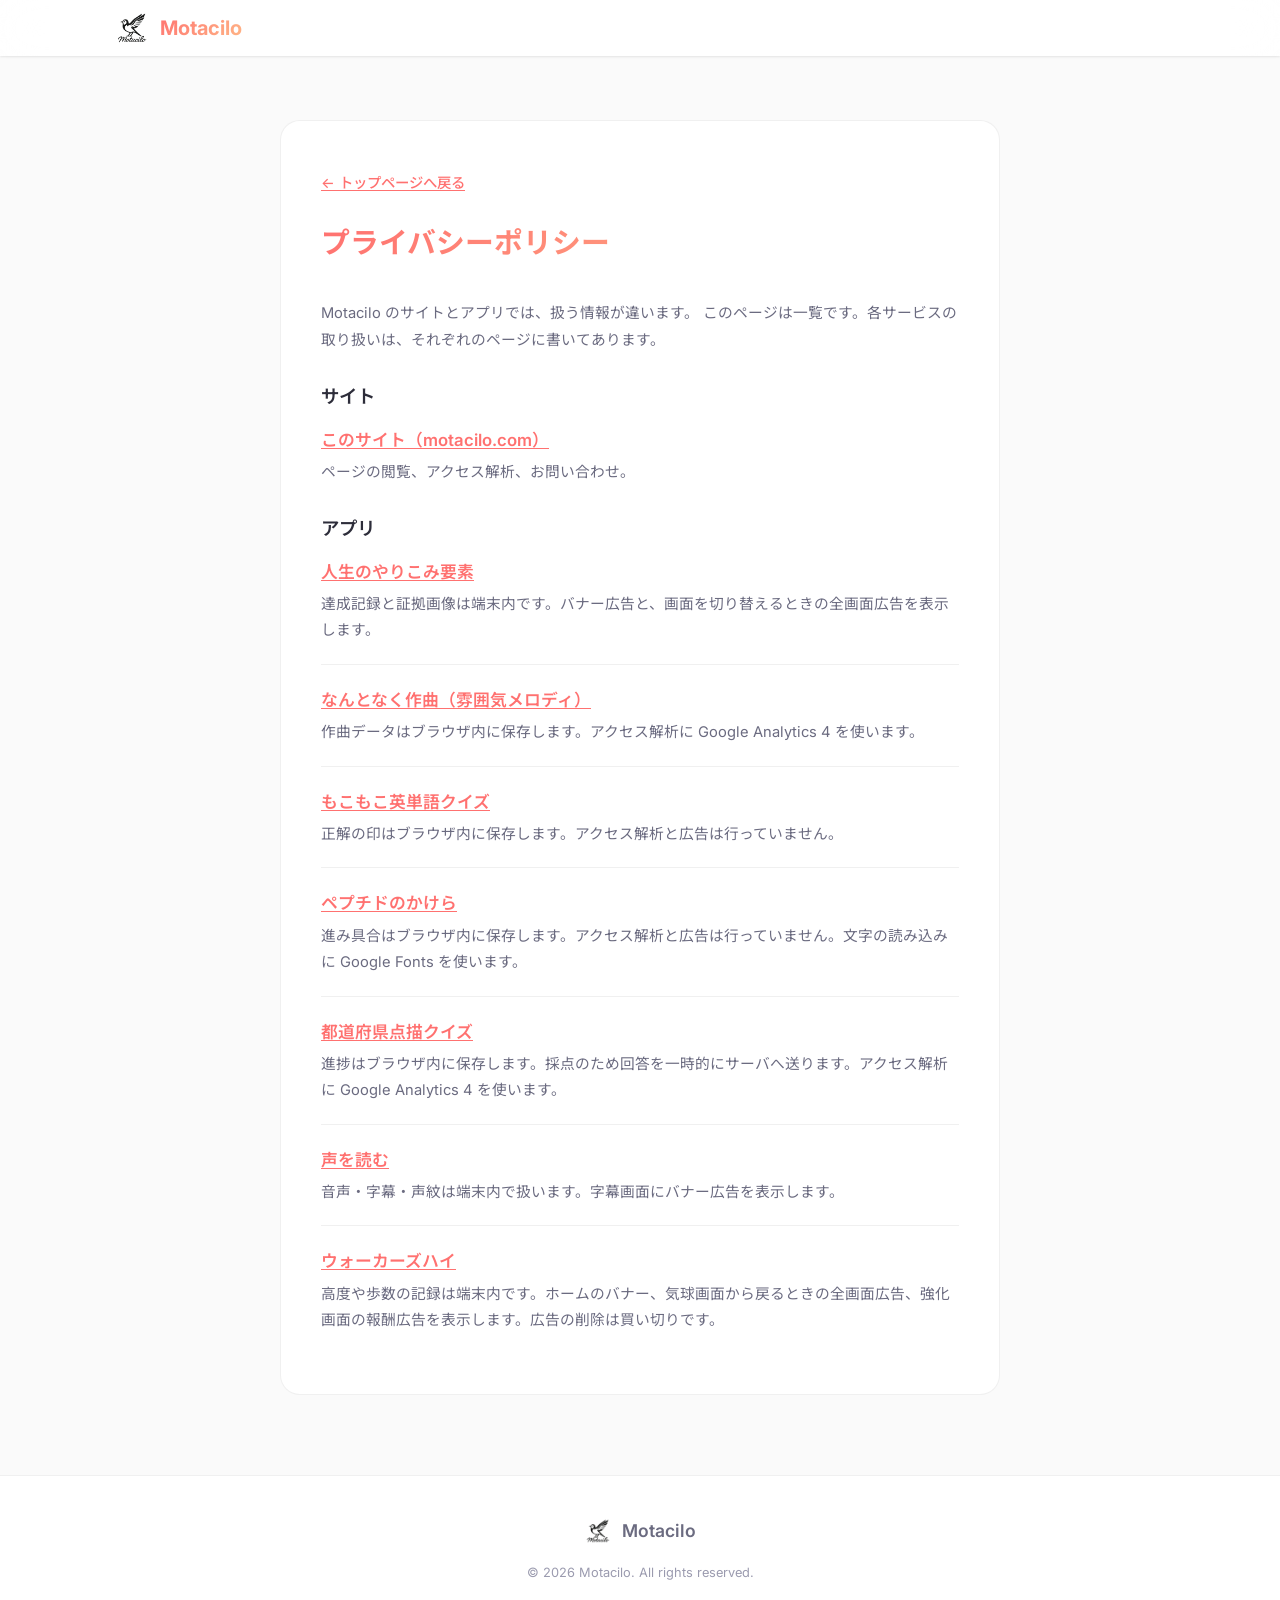
<file: privacy.html>
<!DOCTYPE html>
<html lang="ja">

<head>
    <meta charset="UTF-8">
    <meta name="viewport" content="width=device-width, initial-scale=1.0">
    <title>プライバシーポリシー - Motacilo</title>
    <meta name="description" content="Motaciloのサイトと各アプリのプライバシーポリシー一覧">
    <link rel="preconnect" href="https://fonts.googleapis.com">
    <link rel="preconnect" href="https://fonts.gstatic.com" crossorigin>
    <link
        href="https://fonts.googleapis.com/css2?family=Inter:wght@300;400;500;600;700&family=Noto+Sans+JP:wght@300;400;500;600;700&display=swap"
        rel="stylesheet">
    <link rel="stylesheet" href="style.css">
    <script src="ga.js"></script>
    <style>
        .privacy-page {
            padding-top: 120px;
            padding-bottom: 80px;
            min-height: 100vh;
        }

        .privacy-content {
            max-width: 720px;
            margin: 0 auto;
            background: var(--color-surface);
            border-radius: var(--border-radius-lg);
            border: var(--border-light);
            padding: 48px 40px;
        }

        .privacy-content h1 {
            font-size: 1.8rem;
            margin-bottom: 32px;
            background: var(--gradient-primary);
            -webkit-background-clip: text;
            -webkit-text-fill-color: transparent;
            background-clip: text;
        }

        .privacy-content h2 {
            font-size: 1.15rem;
            font-weight: 600;
            margin-top: 28px;
            margin-bottom: 12px;
            color: var(--color-text);
        }

        .privacy-content a {
            color: var(--color-primary);
            text-decoration: underline;
            text-underline-offset: 2px;
        }

        .privacy-content a:hover {
            color: var(--color-primary-dark);
        }

        .privacy-content p,
        .privacy-content ul {
            font-size: 0.92rem;
            color: var(--color-text-secondary);
            line-height: 1.8;
            margin-bottom: 12px;
        }

        .privacy-index {
            list-style: none;
            padding-left: 0;
        }

        .privacy-index li {
            margin-bottom: 20px;
            padding-bottom: 20px;
            border-bottom: var(--border-light);
        }

        .privacy-index li:last-child {
            margin-bottom: 0;
            padding-bottom: 0;
            border-bottom: none;
        }

        .privacy-index a {
            font-size: 1.05rem;
            font-weight: 600;
        }

        .privacy-index p {
            margin-top: 4px;
            margin-bottom: 0;
        }

        .privacy-back {
            display: inline-flex;
            align-items: center;
            gap: 8px;
            margin-bottom: 24px;
            font-size: 0.9rem;
            font-weight: 500;
            color: var(--color-primary);
            transition: var(--transition-fast);
        }

        .privacy-back:hover {
            transform: translateX(-4px);
        }

        @media (max-width: 768px) {
            .privacy-content {
                padding: 32px 24px;
            }
        }
    </style>
</head>

<body>
    <nav class="navbar scrolled" id="navbar">
        <div class="nav-container">
            <a href="index.html" class="nav-logo">
                <img src="bird-logo.png" alt="Motacilo" class="nav-logo-img">
                <span class="nav-logo-text">Motacilo</span>
            </a>
        </div>
    </nav>

    <main class="privacy-page">
        <div class="container">
            <div class="privacy-content">
                <a href="index.html" class="privacy-back">← トップページへ戻る</a>
                <h1>プライバシーポリシー</h1>
                <p>
                    Motacilo のサイトとアプリでは、扱う情報が違います。
                    このページは一覧です。各サービスの取り扱いは、それぞれのページに書いてあります。
                </p>

                <h2>サイト</h2>
                <ul class="privacy-index">
                    <li>
                        <a href="privacy/site.html">このサイト（motacilo.com）</a>
                        <p>ページの閲覧、アクセス解析、お問い合わせ。</p>
                    </li>
                </ul>

                <h2>アプリ</h2>
                <ul class="privacy-index">
                    <li>
                        <a href="privacy/achievement-unlocker.html">人生のやりこみ要素</a>
                        <p>達成記録と証拠画像は端末内です。バナー広告と、画面を切り替えるときの全画面広告を表示します。</p>
                    </li>
                    <li>
                        <a href="privacy/mathematical-music.html">なんとなく作曲（雰囲気メロディ）</a>
                        <p>作曲データはブラウザ内に保存します。アクセス解析に Google Analytics 4 を使います。</p>
                    </li>
                    <li>
                        <a href="privacy/word-shape-quiz.html">もこもこ英単語クイズ</a>
                        <p>正解の印はブラウザ内に保存します。アクセス解析と広告は行っていません。</p>
                    </li>
                    <li>
                        <a href="privacy/msms-puzzle.html">ペプチドのかけら</a>
                        <p>進み具合はブラウザ内に保存します。アクセス解析と広告は行っていません。文字の読み込みに Google Fonts を使います。</p>
                    </li>
                    <li>
                        <a href="https://prefecture-pointillism-quiz.onrender.com/privacy" target="_blank" rel="noopener">都道府県点描クイズ</a>
                        <p>進捗はブラウザ内に保存します。採点のため回答を一時的にサーバへ送ります。アクセス解析に Google Analytics 4 を使います。</p>
                    </li>
                    <li>
                        <a href="privacy/read-your-voice.html">声を読む</a>
                        <p>音声・字幕・声紋は端末内で扱います。字幕画面にバナー広告を表示します。</p>
                    </li>
                    <li>
                        <a href="privacy/walkers-high.html">ウォーカーズハイ</a>
                        <p>高度や歩数の記録は端末内です。ホームのバナー、気球画面から戻るときの全画面広告、強化画面の報酬広告を表示します。広告の削除は買い切りです。</p>
                    </li>
                </ul>
            </div>
        </div>
    </main>

    <footer class="footer">
        <div class="container">
            <div class="footer-content">
                <div class="footer-logo">
                    <img src="bird-logo.png" alt="Motacilo" class="footer-logo-img">
                    <span>Motacilo</span>
                </div>
                <p class="footer-copy">&copy; 2026 Motacilo. All rights reserved.</p>
            </div>
        </div>
    </footer>
</body>

</html>
</file>
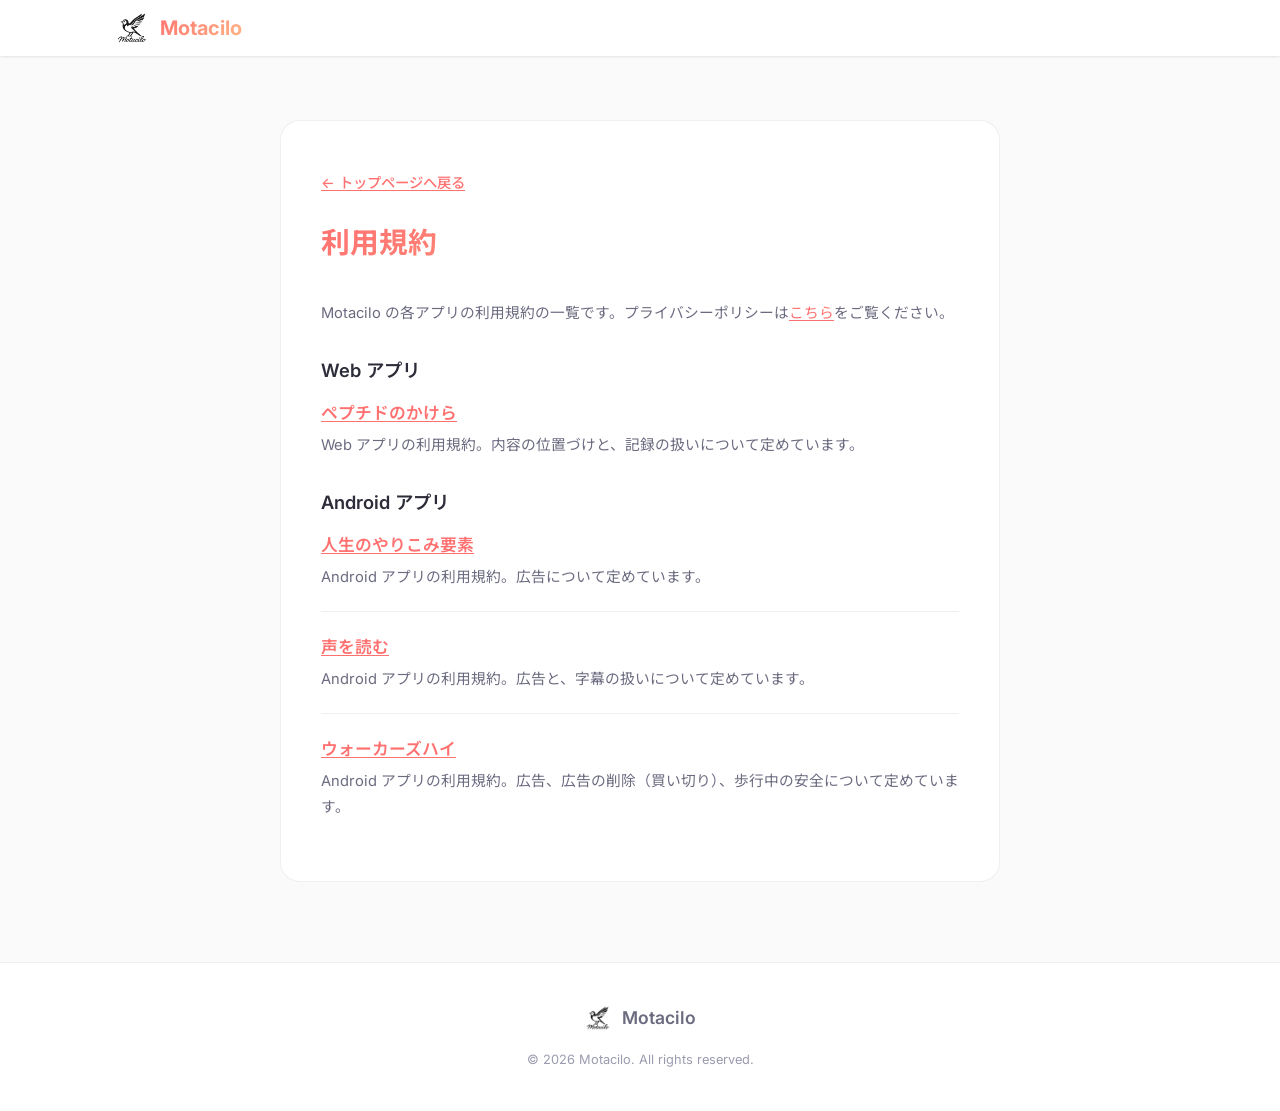
<file: terms.html>
<!DOCTYPE html>
<html lang="ja">

<head>
    <meta charset="UTF-8">
    <meta name="viewport" content="width=device-width, initial-scale=1.0">
    <title>利用規約 - Motacilo</title>
    <meta name="description" content="Motacilo の各アプリの利用規約一覧">
    <link rel="preconnect" href="https://fonts.googleapis.com">
    <link rel="preconnect" href="https://fonts.gstatic.com" crossorigin>
    <link
        href="https://fonts.googleapis.com/css2?family=Inter:wght@300;400;500;600;700&family=Noto+Sans+JP:wght@300;400;500;600;700&display=swap"
        rel="stylesheet">
    <link rel="stylesheet" href="style.css">
    <script src="ga.js"></script>
    <style>
        .privacy-page {
            padding-top: 120px;
            padding-bottom: 80px;
            min-height: 100vh;
        }

        .privacy-content {
            max-width: 720px;
            margin: 0 auto;
            background: var(--color-surface);
            border-radius: var(--border-radius-lg);
            border: var(--border-light);
            padding: 48px 40px;
        }

        .privacy-content h1 {
            font-size: 1.8rem;
            margin-bottom: 32px;
            background: var(--gradient-primary);
            -webkit-background-clip: text;
            -webkit-text-fill-color: transparent;
            background-clip: text;
        }

        .privacy-content h2 {
            font-size: 1.15rem;
            font-weight: 600;
            margin-top: 28px;
            margin-bottom: 12px;
            color: var(--color-text);
        }

        .privacy-content a {
            color: var(--color-primary);
            text-decoration: underline;
            text-underline-offset: 2px;
        }

        .privacy-content a:hover {
            color: var(--color-primary-dark);
        }

        .privacy-content p,
        .privacy-content ul {
            font-size: 0.92rem;
            color: var(--color-text-secondary);
            line-height: 1.8;
            margin-bottom: 12px;
        }

        .privacy-index {
            list-style: none;
            padding-left: 0;
        }

        .privacy-index li {
            margin-bottom: 20px;
            padding-bottom: 20px;
            border-bottom: var(--border-light);
        }

        .privacy-index li:last-child {
            margin-bottom: 0;
            padding-bottom: 0;
            border-bottom: none;
        }

        .privacy-index a {
            font-size: 1.05rem;
            font-weight: 600;
        }

        .privacy-index p {
            margin-top: 4px;
            margin-bottom: 0;
        }

        .privacy-back {
            display: inline-flex;
            align-items: center;
            gap: 8px;
            margin-bottom: 24px;
            font-size: 0.9rem;
            font-weight: 500;
            color: var(--color-primary);
            transition: var(--transition-fast);
        }

        .privacy-back:hover {
            transform: translateX(-4px);
        }

        @media (max-width: 768px) {
            .privacy-content {
                padding: 32px 24px;
            }
        }
    </style>
</head>

<body>
    <nav class="navbar scrolled" id="navbar">
        <div class="nav-container">
            <a href="index.html" class="nav-logo">
                <img src="bird-logo.png" alt="Motacilo" class="nav-logo-img">
                <span class="nav-logo-text">Motacilo</span>
            </a>
        </div>
    </nav>

    <main class="privacy-page">
        <div class="container">
            <div class="privacy-content">
                <a href="index.html" class="privacy-back">← トップページへ戻る</a>
                <h1>利用規約</h1>
                <p>
                    Motacilo の各アプリの利用規約の一覧です。プライバシーポリシーは<a href="privacy.html">こちら</a>をご覧ください。
                </p>

                <h2>Web アプリ</h2>
                <ul class="privacy-index">
                    <li>
                        <a href="terms/msms-puzzle.html">ペプチドのかけら</a>
                        <p>Web アプリの利用規約。内容の位置づけと、記録の扱いについて定めています。</p>
                    </li>
                </ul>

                <h2>Android アプリ</h2>
                <ul class="privacy-index">
                    <li>
                        <a href="terms/achievement-unlocker.html">人生のやりこみ要素</a>
                        <p>Android アプリの利用規約。広告について定めています。</p>
                    </li>
                    <li>
                        <a href="terms/read-your-voice.html">声を読む</a>
                        <p>Android アプリの利用規約。広告と、字幕の扱いについて定めています。</p>
                    </li>
                    <li>
                        <a href="terms/walkers-high.html">ウォーカーズハイ</a>
                        <p>Android アプリの利用規約。広告、広告の削除（買い切り）、歩行中の安全について定めています。</p>
                    </li>
                </ul>
            </div>
        </div>
    </main>

    <footer class="footer">
        <div class="container">
            <div class="footer-content">
                <div class="footer-logo">
                    <img src="bird-logo.png" alt="Motacilo" class="footer-logo-img">
                    <span>Motacilo</span>
                </div>
                <p class="footer-copy">&copy; 2026 Motacilo. All rights reserved.</p>
            </div>
        </div>
    </footer>
</body>

</html>
</file>
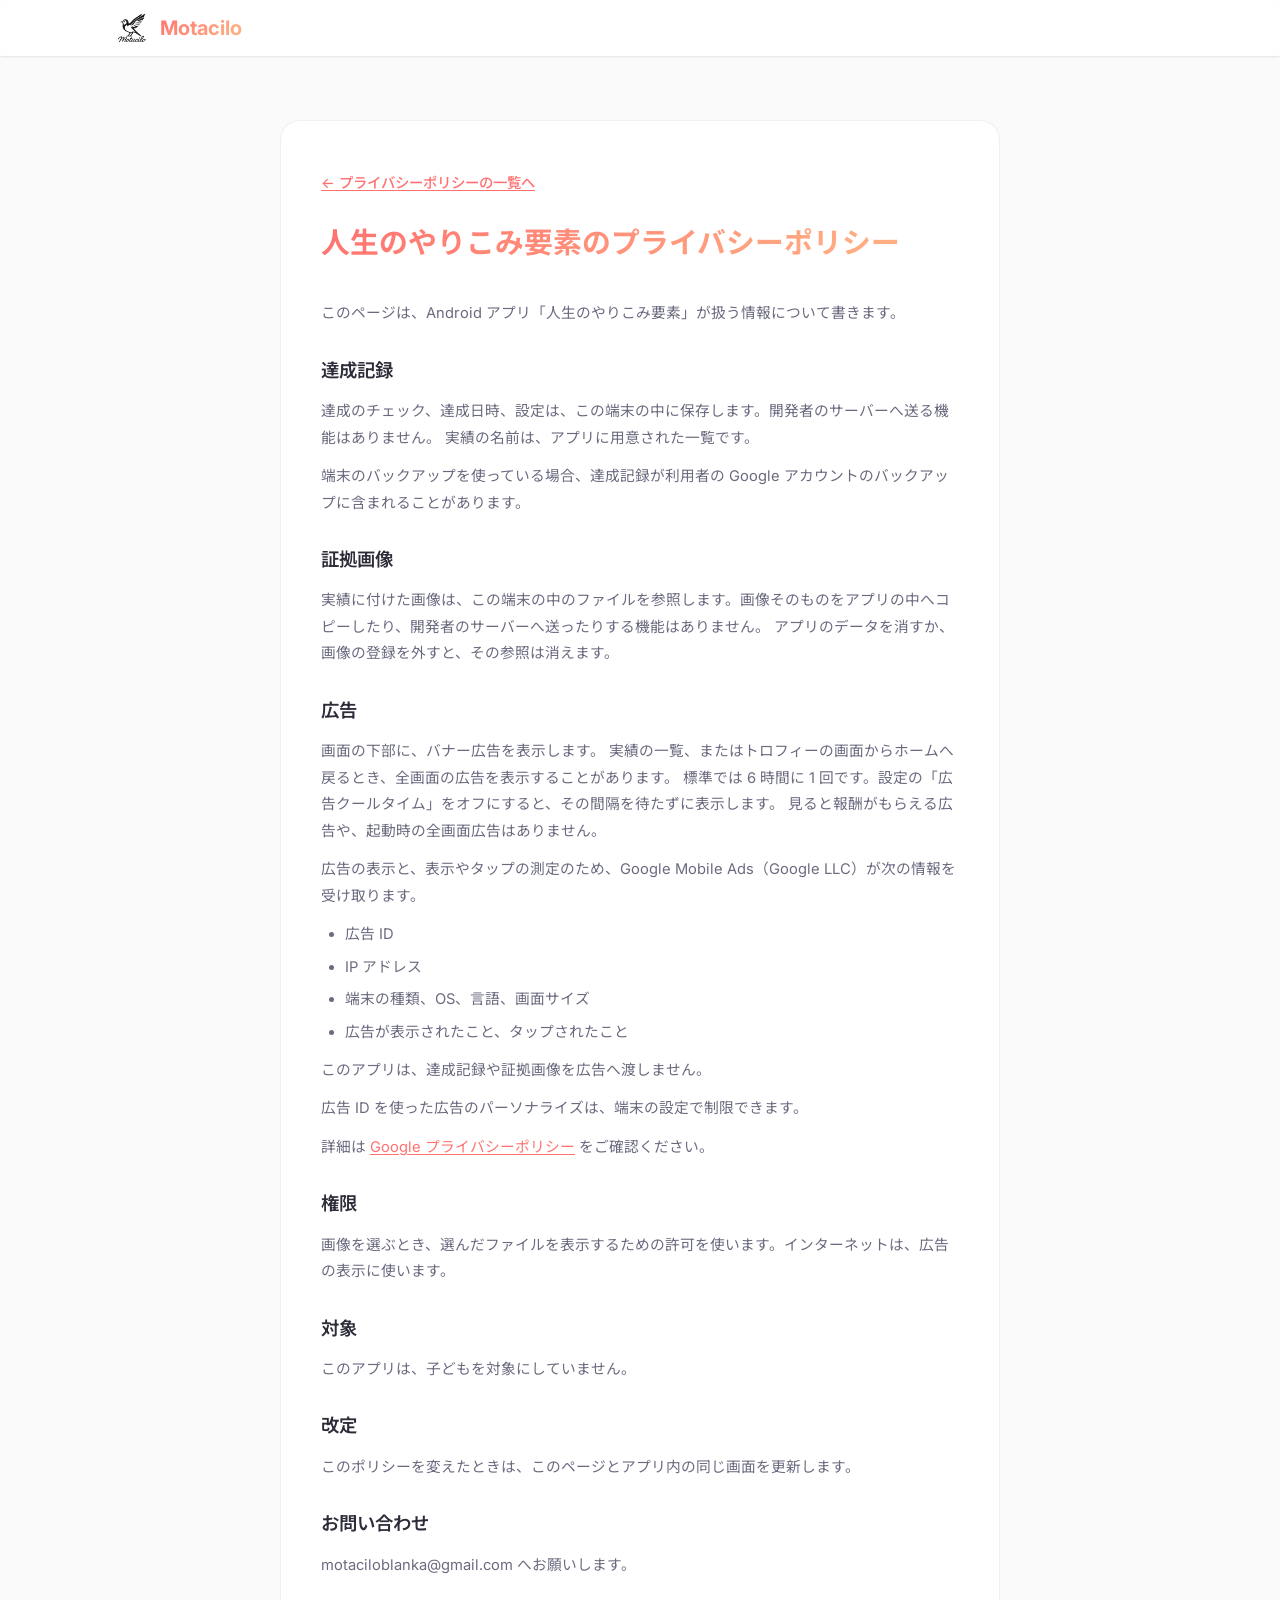
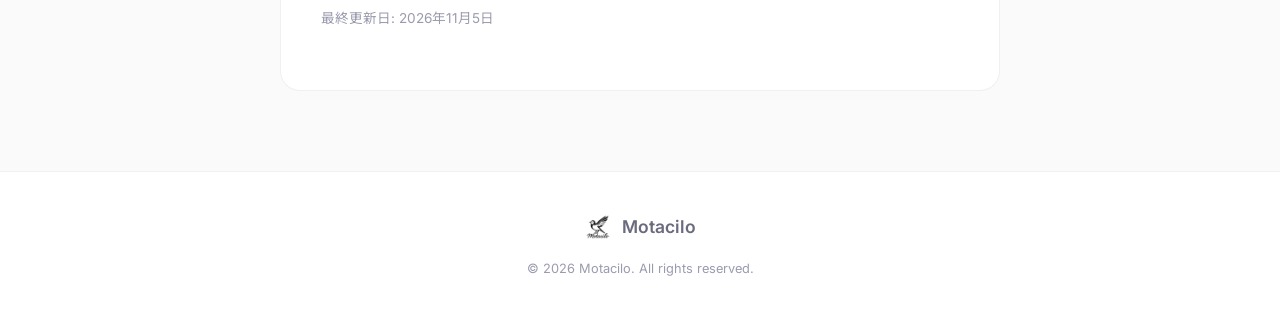
<file: privacy/achievement-unlocker.html>
<!DOCTYPE html>
<html lang="ja">

<head>
    <meta charset="UTF-8">
    <meta name="viewport" content="width=device-width, initial-scale=1.0">
    <title>プライバシーポリシー（人生のやりこみ要素） - Motacilo</title>
    <meta name="description" content="Android アプリ「人生のやりこみ要素」のプライバシーポリシー。達成記録は端末内に保存し、バナー広告と全画面広告を表示します。">
    <link rel="preconnect" href="https://fonts.googleapis.com">
    <link rel="preconnect" href="https://fonts.gstatic.com" crossorigin>
    <link
        href="https://fonts.googleapis.com/css2?family=Inter:wght@300;400;500;600;700&family=Noto+Sans+JP:wght@300;400;500;600;700&display=swap"
        rel="stylesheet">
    <link rel="stylesheet" href="../style.css">
    <script src="../ga.js"></script>
    <style>
        .privacy-page {
            padding-top: 120px;
            padding-bottom: 80px;
            min-height: 100vh;
        }

        .privacy-content {
            max-width: 720px;
            margin: 0 auto;
            background: var(--color-surface);
            border-radius: var(--border-radius-lg);
            border: var(--border-light);
            padding: 48px 40px;
        }

        .privacy-content h1 {
            font-size: 1.8rem;
            margin-bottom: 32px;
            background: var(--gradient-primary);
            -webkit-background-clip: text;
            -webkit-text-fill-color: transparent;
            background-clip: text;
        }

        .privacy-content h2 {
            font-size: 1.15rem;
            font-weight: 600;
            margin-top: 28px;
            margin-bottom: 12px;
            color: var(--color-text);
        }

        .privacy-content a {
            color: var(--color-primary);
            text-decoration: underline;
            text-underline-offset: 2px;
        }

        .privacy-content a:hover {
            color: var(--color-primary-dark);
        }

        .privacy-content p,
        .privacy-content ul {
            font-size: 0.92rem;
            color: var(--color-text-secondary);
            line-height: 1.8;
            margin-bottom: 12px;
        }

        .privacy-content ul {
            padding-left: 24px;
        }

        .privacy-content li {
            margin-bottom: 6px;
        }

        .privacy-back {
            display: inline-flex;
            align-items: center;
            gap: 8px;
            margin-bottom: 24px;
            font-size: 0.9rem;
            font-weight: 500;
            color: var(--color-primary);
            transition: var(--transition-fast);
        }

        .privacy-back:hover {
            transform: translateX(-4px);
        }

        @media (max-width: 768px) {
            .privacy-content {
                padding: 32px 24px;
            }
        }
    </style>
</head>

<body>
    <nav class="navbar scrolled" id="navbar">
        <div class="nav-container">
            <a href="../index.html" class="nav-logo">
                <img src="../bird-logo.png" alt="Motacilo" class="nav-logo-img">
                <span class="nav-logo-text">Motacilo</span>
            </a>
        </div>
    </nav>

    <main class="privacy-page">
        <div class="container">
            <div class="privacy-content">
                <a href="../privacy.html" class="privacy-back">← プライバシーポリシーの一覧へ</a>
                <h1>人生のやりこみ要素のプライバシーポリシー</h1>
                <p>このページは、Android アプリ「人生のやりこみ要素」が扱う情報について書きます。</p>

                <h2>達成記録</h2>
                <p>
                    達成のチェック、達成日時、設定は、この端末の中に保存します。開発者のサーバーへ送る機能はありません。
                    実績の名前は、アプリに用意された一覧です。
                </p>
                <p>
                    端末のバックアップを使っている場合、達成記録が利用者の Google アカウントのバックアップに含まれることがあります。
                </p>

                <h2>証拠画像</h2>
                <p>
                    実績に付けた画像は、この端末の中のファイルを参照します。画像そのものをアプリの中へコピーしたり、開発者のサーバーへ送ったりする機能はありません。
                    アプリのデータを消すか、画像の登録を外すと、その参照は消えます。
                </p>

                <h2>広告</h2>
                <p>
                    画面の下部に、バナー広告を表示します。
                    実績の一覧、またはトロフィーの画面からホームへ戻るとき、全画面の広告を表示することがあります。
                    標準では 6 時間に 1 回です。設定の「広告クールタイム」をオフにすると、その間隔を待たずに表示します。
                    見ると報酬がもらえる広告や、起動時の全画面広告はありません。
                </p>
                <p>広告の表示と、表示やタップの測定のため、Google Mobile Ads（Google LLC）が次の情報を受け取ります。</p>
                <ul>
                    <li>広告 ID</li>
                    <li>IP アドレス</li>
                    <li>端末の種類、OS、言語、画面サイズ</li>
                    <li>広告が表示されたこと、タップされたこと</li>
                </ul>
                <p>このアプリは、達成記録や証拠画像を広告へ渡しません。</p>
                <p>広告 ID を使った広告のパーソナライズは、端末の設定で制限できます。</p>
                <p>
                    詳細は
                    <a href="https://policies.google.com/privacy" target="_blank" rel="noopener">Google プライバシーポリシー</a>
                    をご確認ください。
                </p>

                <h2>権限</h2>
                <p>画像を選ぶとき、選んだファイルを表示するための許可を使います。インターネットは、広告の表示に使います。</p>

                <h2>対象</h2>
                <p>このアプリは、子どもを対象にしていません。</p>

                <h2>改定</h2>
                <p>このポリシーを変えたときは、このページとアプリ内の同じ画面を更新します。</p>

                <h2>お問い合わせ</h2>
                <p>motaciloblanka@gmail.com へお願いします。</p>

                <p style="margin-top: 28px; font-size: 0.85rem; color: var(--color-text-muted);">最終更新日: 2026年11月5日</p>
            </div>
        </div>
    </main>

    <footer class="footer">
        <div class="container">
            <div class="footer-content">
                <div class="footer-logo">
                    <img src="../bird-logo.png" alt="Motacilo" class="footer-logo-img">
                    <span>Motacilo</span>
                </div>
                <p class="footer-copy">&copy; 2026 Motacilo. All rights reserved.</p>
            </div>
        </div>
    </footer>
</body>

</html>
</file>
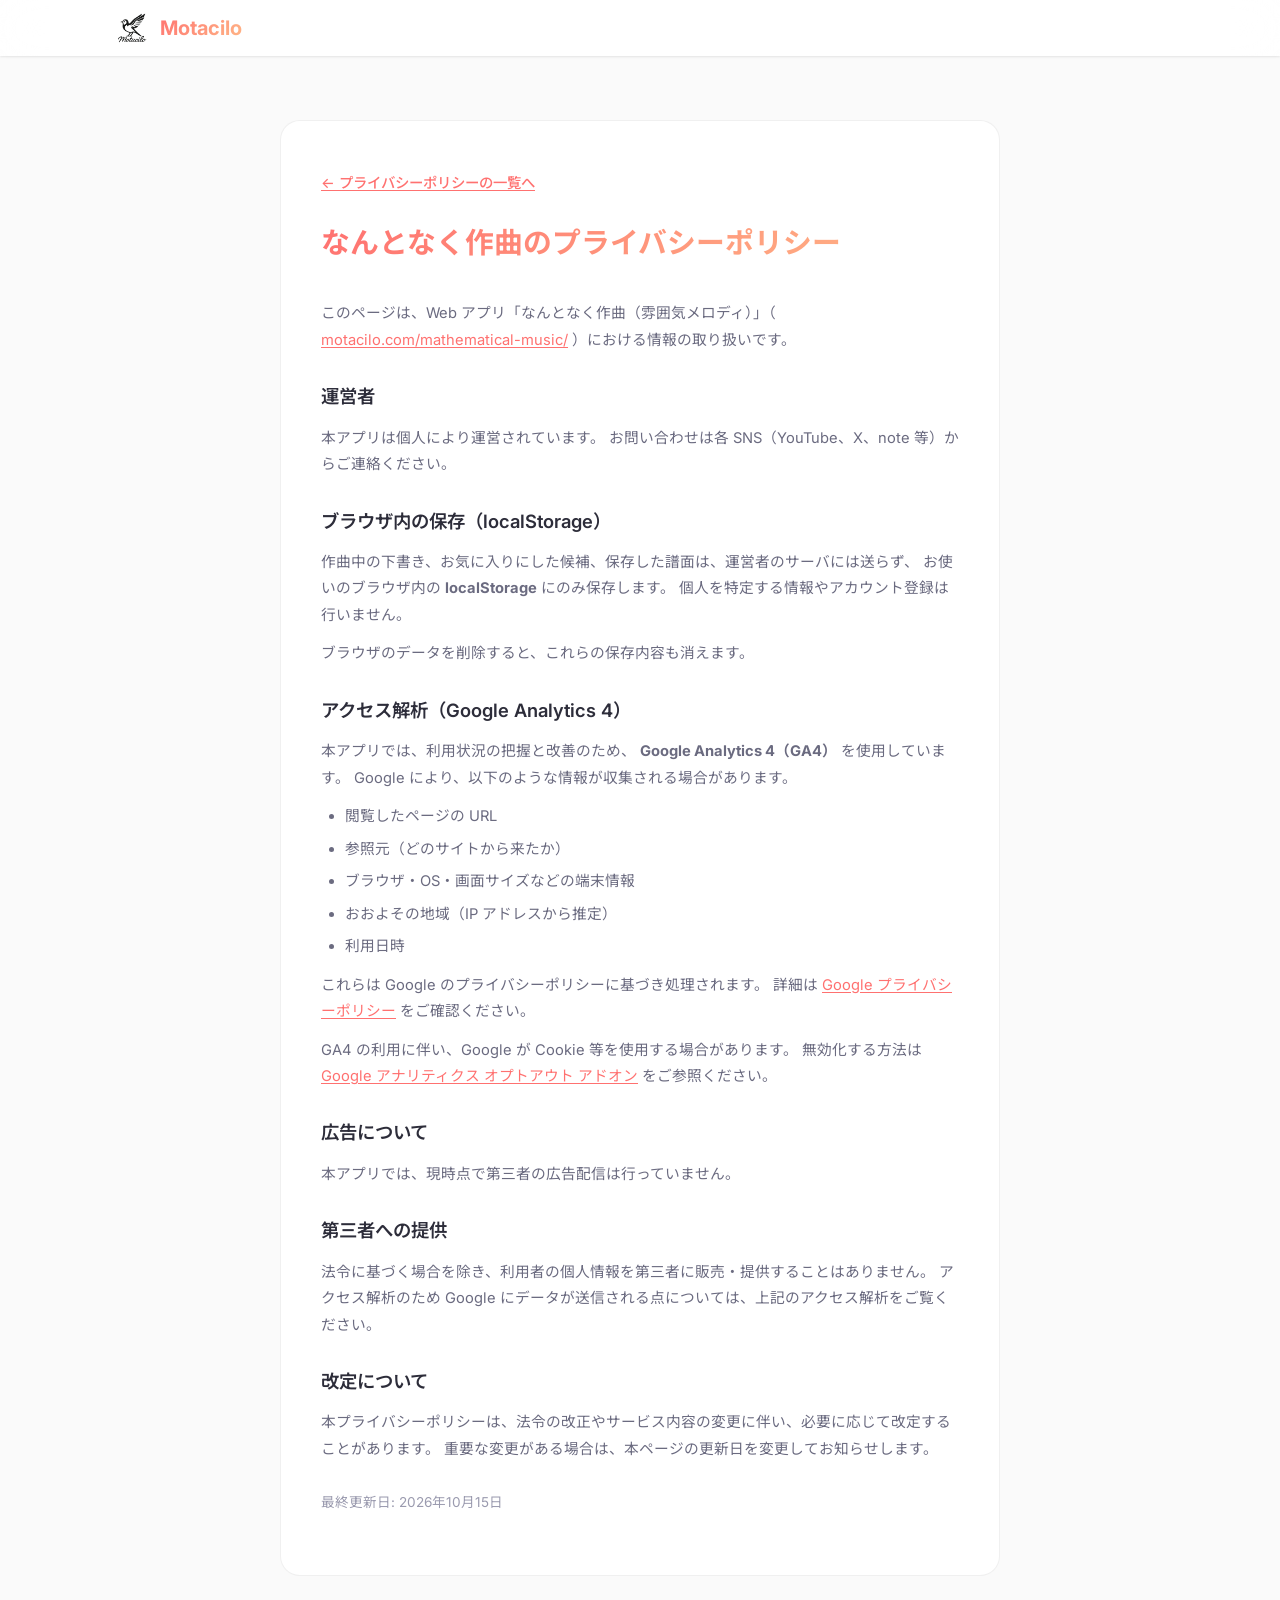
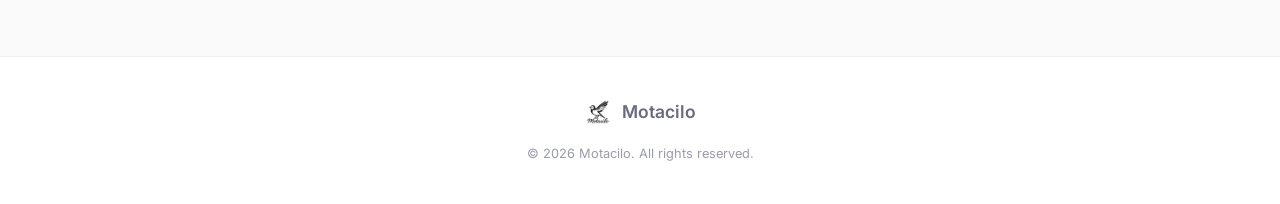
<file: privacy/mathematical-music.html>
<!DOCTYPE html>
<html lang="ja">

<head>
    <meta charset="UTF-8">
    <meta name="viewport" content="width=device-width, initial-scale=1.0">
    <title>プライバシーポリシー（なんとなく作曲） - Motacilo</title>
    <meta name="description" content="なんとなく作曲（雰囲気メロディ）のプライバシーポリシー">
    <link rel="preconnect" href="https://fonts.googleapis.com">
    <link rel="preconnect" href="https://fonts.gstatic.com" crossorigin>
    <link
        href="https://fonts.googleapis.com/css2?family=Inter:wght@300;400;500;600;700&family=Noto+Sans+JP:wght@300;400;500;600;700&display=swap"
        rel="stylesheet">
    <link rel="stylesheet" href="../style.css">
    <script src="../ga.js"></script>
    <style>
        .privacy-page {
            padding-top: 120px;
            padding-bottom: 80px;
            min-height: 100vh;
        }

        .privacy-content {
            max-width: 720px;
            margin: 0 auto;
            background: var(--color-surface);
            border-radius: var(--border-radius-lg);
            border: var(--border-light);
            padding: 48px 40px;
        }

        .privacy-content h1 {
            font-size: 1.8rem;
            margin-bottom: 32px;
            background: var(--gradient-primary);
            -webkit-background-clip: text;
            -webkit-text-fill-color: transparent;
            background-clip: text;
        }

        .privacy-content h2 {
            font-size: 1.15rem;
            font-weight: 600;
            margin-top: 28px;
            margin-bottom: 12px;
            color: var(--color-text);
        }

        .privacy-content a {
            color: var(--color-primary);
            text-decoration: underline;
            text-underline-offset: 2px;
        }

        .privacy-content a:hover {
            color: var(--color-primary-dark);
        }

        .privacy-content p,
        .privacy-content ul {
            font-size: 0.92rem;
            color: var(--color-text-secondary);
            line-height: 1.8;
            margin-bottom: 12px;
        }

        .privacy-content ul {
            padding-left: 24px;
        }

        .privacy-content li {
            margin-bottom: 6px;
        }

        .privacy-back {
            display: inline-flex;
            align-items: center;
            gap: 8px;
            margin-bottom: 24px;
            font-size: 0.9rem;
            font-weight: 500;
            color: var(--color-primary);
            transition: var(--transition-fast);
        }

        .privacy-back:hover {
            transform: translateX(-4px);
        }

        @media (max-width: 768px) {
            .privacy-content {
                padding: 32px 24px;
            }
        }
    </style>
</head>

<body>
    <nav class="navbar scrolled" id="navbar">
        <div class="nav-container">
            <a href="../index.html" class="nav-logo">
                <img src="../bird-logo.png" alt="Motacilo" class="nav-logo-img">
                <span class="nav-logo-text">Motacilo</span>
            </a>
        </div>
    </nav>

    <main class="privacy-page">
        <div class="container">
            <div class="privacy-content">
                <a href="../privacy.html" class="privacy-back">← プライバシーポリシーの一覧へ</a>
                <h1>なんとなく作曲のプライバシーポリシー</h1>
                <p>
                    このページは、Web アプリ「なんとなく作曲（雰囲気メロディ）」（
                    <a href="https://motacilo.com/mathematical-music/">motacilo.com/mathematical-music/</a>
                    ）における情報の取り扱いです。
                </p>

                <h2>運営者</h2>
                <p>
                    本アプリは個人により運営されています。
                    お問い合わせは各 SNS（YouTube、X、note 等）からご連絡ください。
                </p>

                <h2>ブラウザ内の保存（localStorage）</h2>
                <p>
                    作曲中の下書き、お気に入りにした候補、保存した譜面は、運営者のサーバには送らず、
                    お使いのブラウザ内の <strong>localStorage</strong> にのみ保存します。
                    個人を特定する情報やアカウント登録は行いません。
                </p>
                <p>ブラウザのデータを削除すると、これらの保存内容も消えます。</p>

                <h2>アクセス解析（Google Analytics 4）</h2>
                <p>
                    本アプリでは、利用状況の把握と改善のため、
                    <strong>Google Analytics 4（GA4）</strong> を使用しています。
                    Google により、以下のような情報が収集される場合があります。
                </p>
                <ul>
                    <li>閲覧したページの URL</li>
                    <li>参照元（どのサイトから来たか）</li>
                    <li>ブラウザ・OS・画面サイズなどの端末情報</li>
                    <li>おおよその地域（IP アドレスから推定）</li>
                    <li>利用日時</li>
                </ul>
                <p>
                    これらは Google のプライバシーポリシーに基づき処理されます。
                    詳細は
                    <a href="https://policies.google.com/privacy" target="_blank" rel="noopener">Google プライバシーポリシー</a>
                    をご確認ください。
                </p>
                <p>
                    GA4 の利用に伴い、Google が Cookie 等を使用する場合があります。
                    無効化する方法は
                    <a href="https://tools.google.com/dlpage/gaoptout" target="_blank" rel="noopener">Google アナリティクス オプトアウト アドオン</a>
                    をご参照ください。
                </p>

                <h2>広告について</h2>
                <p>本アプリでは、現時点で第三者の広告配信は行っていません。</p>

                <h2>第三者への提供</h2>
                <p>
                    法令に基づく場合を除き、利用者の個人情報を第三者に販売・提供することはありません。
                    アクセス解析のため Google にデータが送信される点については、上記のアクセス解析をご覧ください。
                </p>

                <h2>改定について</h2>
                <p>
                    本プライバシーポリシーは、法令の改正やサービス内容の変更に伴い、必要に応じて改定することがあります。
                    重要な変更がある場合は、本ページの更新日を変更してお知らせします。
                </p>

                <p style="margin-top: 28px; font-size: 0.85rem; color: var(--color-text-muted);">最終更新日: 2026年10月15日</p>
            </div>
        </div>
    </main>

    <footer class="footer">
        <div class="container">
            <div class="footer-content">
                <div class="footer-logo">
                    <img src="../bird-logo.png" alt="Motacilo" class="footer-logo-img">
                    <span>Motacilo</span>
                </div>
                <p class="footer-copy">&copy; 2026 Motacilo. All rights reserved.</p>
            </div>
        </div>
    </footer>
</body>

</html>
</file>
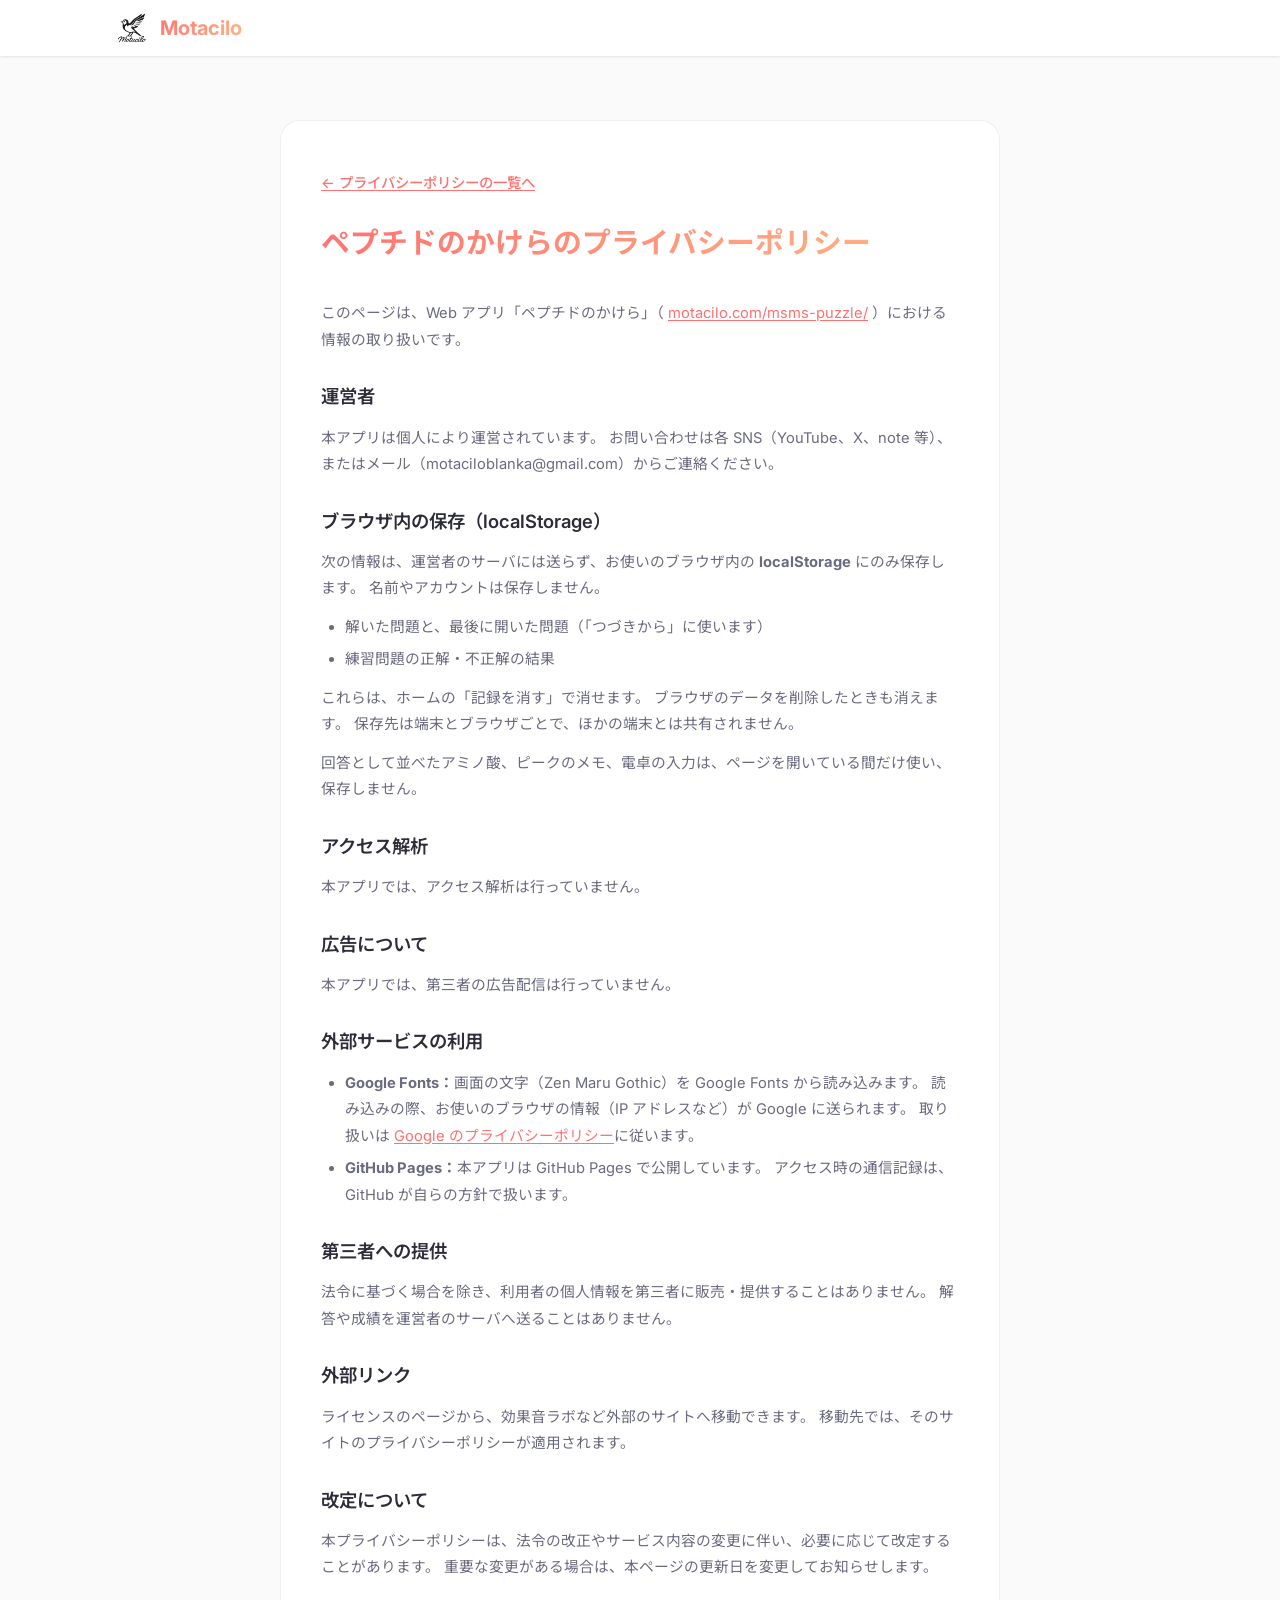
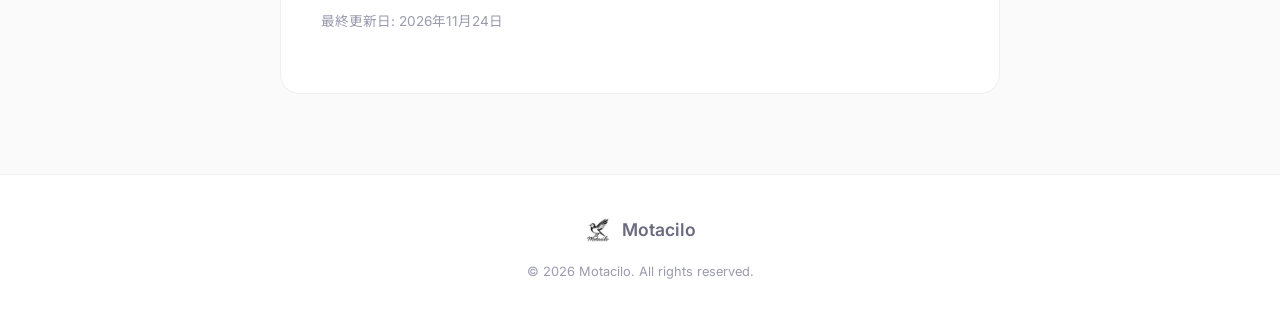
<file: privacy/msms-puzzle.html>
<!DOCTYPE html>
<html lang="ja">

<head>
    <meta charset="UTF-8">
    <meta name="viewport" content="width=device-width, initial-scale=1.0">
    <title>プライバシーポリシー（ペプチドのかけら） - Motacilo</title>
    <meta name="description" content="ペプチドのかけらのプライバシーポリシー">
    <link rel="preconnect" href="https://fonts.googleapis.com">
    <link rel="preconnect" href="https://fonts.gstatic.com" crossorigin>
    <link
        href="https://fonts.googleapis.com/css2?family=Inter:wght@300;400;500;600;700&family=Noto+Sans+JP:wght@300;400;500;600;700&display=swap"
        rel="stylesheet">
    <link rel="stylesheet" href="../style.css">
    <script src="../ga.js"></script>
    <style>
        .privacy-page {
            padding-top: 120px;
            padding-bottom: 80px;
            min-height: 100vh;
        }

        .privacy-content {
            max-width: 720px;
            margin: 0 auto;
            background: var(--color-surface);
            border-radius: var(--border-radius-lg);
            border: var(--border-light);
            padding: 48px 40px;
        }

        .privacy-content h1 {
            font-size: 1.8rem;
            margin-bottom: 32px;
            background: var(--gradient-primary);
            -webkit-background-clip: text;
            -webkit-text-fill-color: transparent;
            background-clip: text;
        }

        .privacy-content h2 {
            font-size: 1.15rem;
            font-weight: 600;
            margin-top: 28px;
            margin-bottom: 12px;
            color: var(--color-text);
        }

        .privacy-content a {
            color: var(--color-primary);
            text-decoration: underline;
            text-underline-offset: 2px;
        }

        .privacy-content a:hover {
            color: var(--color-primary-dark);
        }

        .privacy-content p,
        .privacy-content ul {
            font-size: 0.92rem;
            color: var(--color-text-secondary);
            line-height: 1.8;
            margin-bottom: 12px;
        }

        .privacy-content ul {
            padding-left: 24px;
        }

        .privacy-content li {
            margin-bottom: 6px;
        }

        .privacy-back {
            display: inline-flex;
            align-items: center;
            gap: 8px;
            margin-bottom: 24px;
            font-size: 0.9rem;
            font-weight: 500;
            color: var(--color-primary);
            transition: var(--transition-fast);
        }

        .privacy-back:hover {
            transform: translateX(-4px);
        }

        @media (max-width: 768px) {
            .privacy-content {
                padding: 32px 24px;
            }
        }
    </style>
</head>

<body>
    <nav class="navbar scrolled" id="navbar">
        <div class="nav-container">
            <a href="../index.html" class="nav-logo">
                <img src="../bird-logo.png" alt="Motacilo" class="nav-logo-img">
                <span class="nav-logo-text">Motacilo</span>
            </a>
        </div>
    </nav>

    <main class="privacy-page">
        <div class="container">
            <div class="privacy-content">
                <a href="../privacy.html" class="privacy-back">← プライバシーポリシーの一覧へ</a>
                <h1>ペプチドのかけらのプライバシーポリシー</h1>
                <p>
                    このページは、Web アプリ「ペプチドのかけら」（
                    <a href="https://motacilo.com/msms-puzzle/">motacilo.com/msms-puzzle/</a>
                    ）における情報の取り扱いです。
                </p>

                <h2>運営者</h2>
                <p>
                    本アプリは個人により運営されています。
                    お問い合わせは各 SNS（YouTube、X、note 等）、またはメール（motaciloblanka@gmail.com）からご連絡ください。
                </p>

                <h2>ブラウザ内の保存（localStorage）</h2>
                <p>
                    次の情報は、運営者のサーバには送らず、お使いのブラウザ内の <strong>localStorage</strong> にのみ保存します。
                    名前やアカウントは保存しません。
                </p>
                <ul>
                    <li>解いた問題と、最後に開いた問題（「つづきから」に使います）</li>
                    <li>練習問題の正解・不正解の結果</li>
                </ul>
                <p>
                    これらは、ホームの「記録を消す」で消せます。
                    ブラウザのデータを削除したときも消えます。
                    保存先は端末とブラウザごとで、ほかの端末とは共有されません。
                </p>
                <p>
                    回答として並べたアミノ酸、ピークのメモ、電卓の入力は、ページを開いている間だけ使い、保存しません。
                </p>

                <h2>アクセス解析</h2>
                <p>本アプリでは、アクセス解析は行っていません。</p>

                <h2>広告について</h2>
                <p>本アプリでは、第三者の広告配信は行っていません。</p>

                <h2>外部サービスの利用</h2>
                <ul>
                    <li>
                        <strong>Google Fonts：</strong>画面の文字（Zen Maru Gothic）を Google Fonts から読み込みます。
                        読み込みの際、お使いのブラウザの情報（IP アドレスなど）が Google に送られます。
                        取り扱いは <a href="https://policies.google.com/privacy" target="_blank" rel="noopener">Google のプライバシーポリシー</a>に従います。
                    </li>
                    <li>
                        <strong>GitHub Pages：</strong>本アプリは GitHub Pages で公開しています。
                        アクセス時の通信記録は、GitHub が自らの方針で扱います。
                    </li>
                </ul>

                <h2>第三者への提供</h2>
                <p>
                    法令に基づく場合を除き、利用者の個人情報を第三者に販売・提供することはありません。
                    解答や成績を運営者のサーバへ送ることはありません。
                </p>

                <h2>外部リンク</h2>
                <p>
                    ライセンスのページから、効果音ラボなど外部のサイトへ移動できます。
                    移動先では、そのサイトのプライバシーポリシーが適用されます。
                </p>

                <h2>改定について</h2>
                <p>
                    本プライバシーポリシーは、法令の改正やサービス内容の変更に伴い、必要に応じて改定することがあります。
                    重要な変更がある場合は、本ページの更新日を変更してお知らせします。
                </p>

                <p style="margin-top: 28px; font-size: 0.85rem; color: var(--color-text-muted);">最終更新日: 2026年11月24日</p>
            </div>
        </div>
    </main>

    <footer class="footer">
        <div class="container">
            <div class="footer-content">
                <div class="footer-logo">
                    <img src="../bird-logo.png" alt="Motacilo" class="footer-logo-img">
                    <span>Motacilo</span>
                </div>
                <p class="footer-copy">&copy; 2026 Motacilo. All rights reserved.</p>
            </div>
        </div>
    </footer>
</body>

</html>
</file>
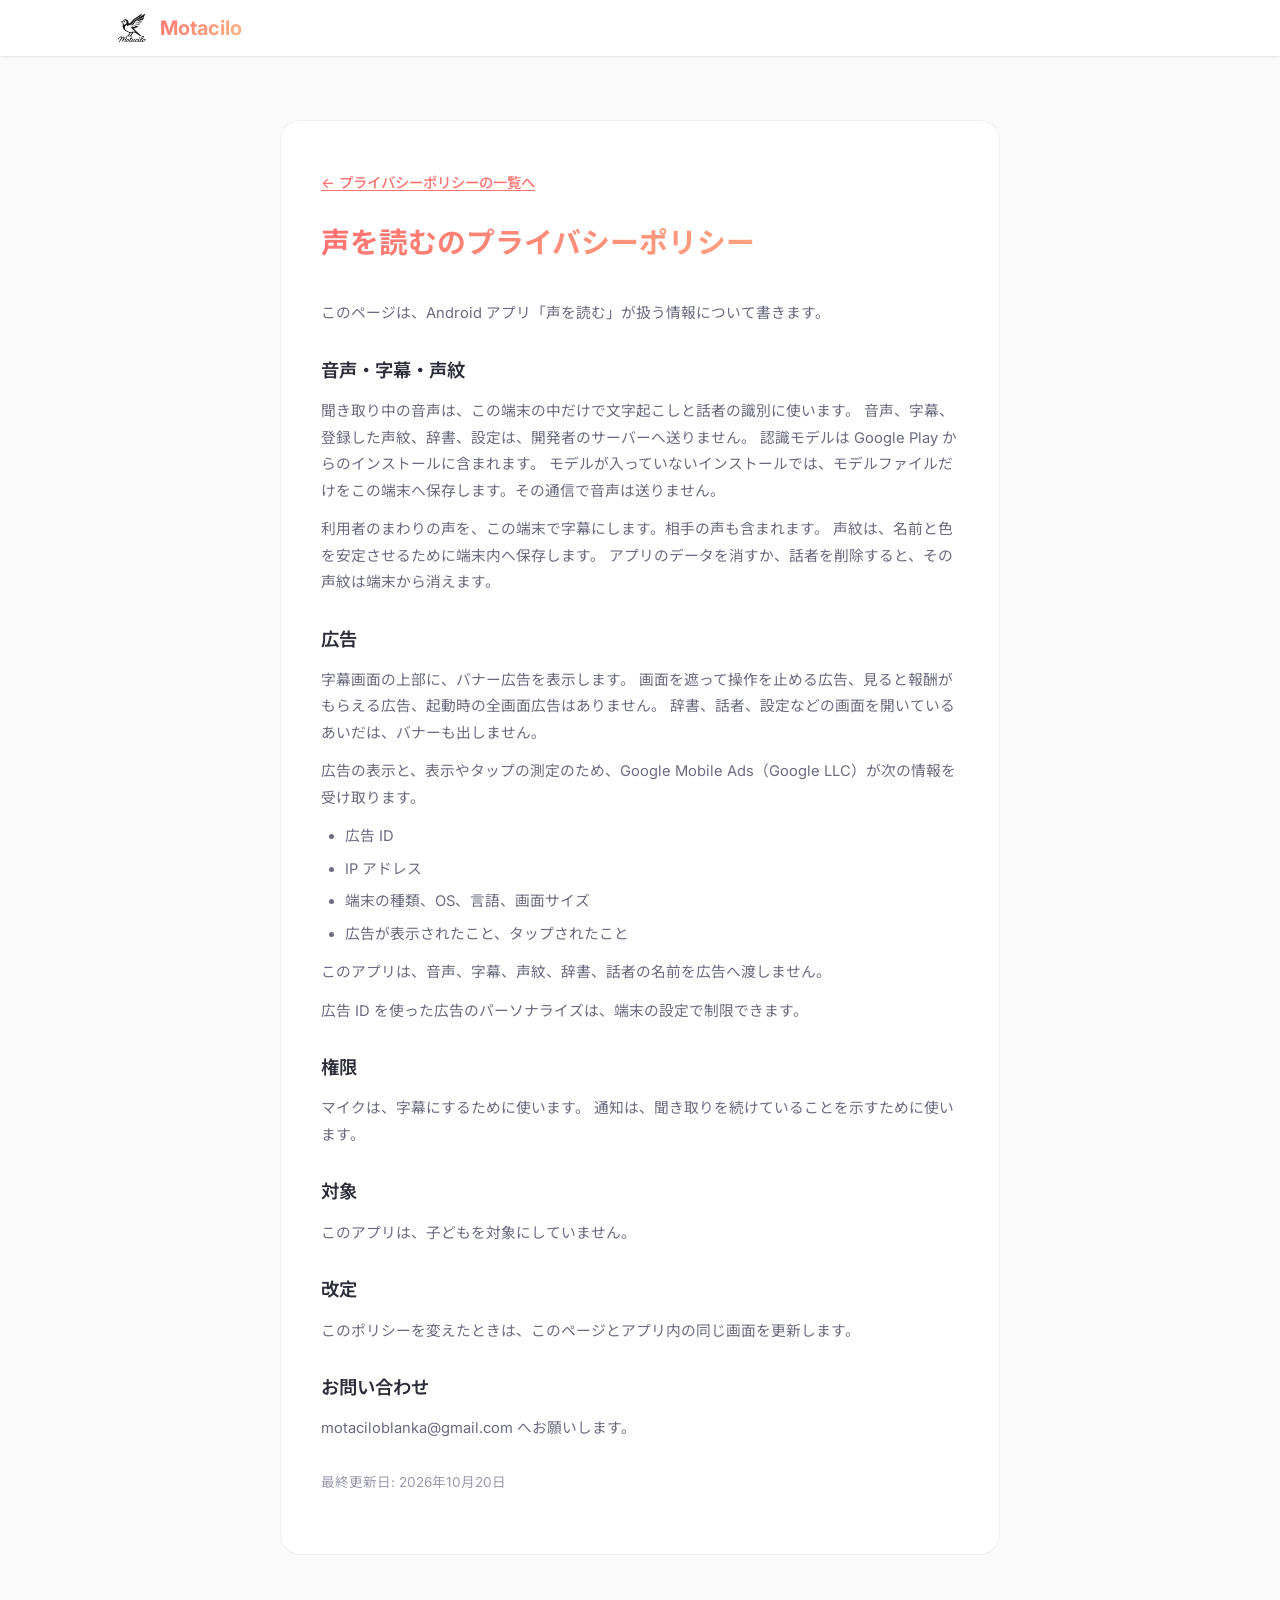
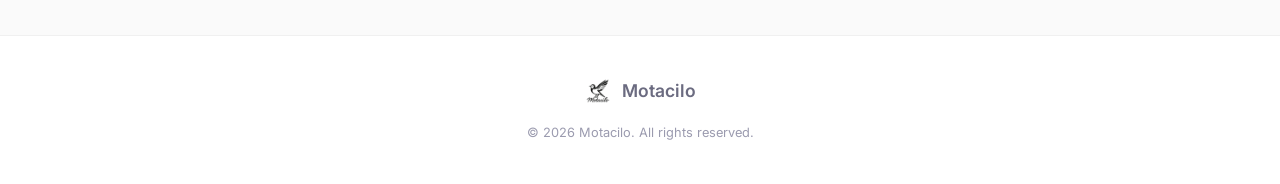
<file: privacy/read-your-voice.html>
<!DOCTYPE html>
<html lang="ja">

<head>
    <meta charset="UTF-8">
    <meta name="viewport" content="width=device-width, initial-scale=1.0">
    <title>プライバシーポリシー（声を読む） - Motacilo</title>
    <meta name="description" content="Android アプリ「声を読む」のプライバシーポリシー。音声は端末内で処理し、字幕画面にバナー広告を表示します。">
    <link rel="preconnect" href="https://fonts.googleapis.com">
    <link rel="preconnect" href="https://fonts.gstatic.com" crossorigin>
    <link
        href="https://fonts.googleapis.com/css2?family=Inter:wght@300;400;500;600;700&family=Noto+Sans+JP:wght@300;400;500;600;700&display=swap"
        rel="stylesheet">
    <link rel="stylesheet" href="../style.css">
    <script src="../ga.js"></script>
    <style>
        .privacy-page {
            padding-top: 120px;
            padding-bottom: 80px;
            min-height: 100vh;
        }

        .privacy-content {
            max-width: 720px;
            margin: 0 auto;
            background: var(--color-surface);
            border-radius: var(--border-radius-lg);
            border: var(--border-light);
            padding: 48px 40px;
        }

        .privacy-content h1 {
            font-size: 1.8rem;
            margin-bottom: 32px;
            background: var(--gradient-primary);
            -webkit-background-clip: text;
            -webkit-text-fill-color: transparent;
            background-clip: text;
        }

        .privacy-content h2 {
            font-size: 1.15rem;
            font-weight: 600;
            margin-top: 28px;
            margin-bottom: 12px;
            color: var(--color-text);
        }

        .privacy-content a {
            color: var(--color-primary);
            text-decoration: underline;
            text-underline-offset: 2px;
        }

        .privacy-content a:hover {
            color: var(--color-primary-dark);
        }

        .privacy-content p,
        .privacy-content ul {
            font-size: 0.92rem;
            color: var(--color-text-secondary);
            line-height: 1.8;
            margin-bottom: 12px;
        }

        .privacy-content ul {
            padding-left: 24px;
        }

        .privacy-content li {
            margin-bottom: 6px;
        }

        .privacy-back {
            display: inline-flex;
            align-items: center;
            gap: 8px;
            margin-bottom: 24px;
            font-size: 0.9rem;
            font-weight: 500;
            color: var(--color-primary);
            transition: var(--transition-fast);
        }

        .privacy-back:hover {
            transform: translateX(-4px);
        }

        @media (max-width: 768px) {
            .privacy-content {
                padding: 32px 24px;
            }
        }
    </style>
</head>

<body>
    <nav class="navbar scrolled" id="navbar">
        <div class="nav-container">
            <a href="../index.html" class="nav-logo">
                <img src="../bird-logo.png" alt="Motacilo" class="nav-logo-img">
                <span class="nav-logo-text">Motacilo</span>
            </a>
        </div>
    </nav>

    <main class="privacy-page">
        <div class="container">
            <div class="privacy-content">
                <a href="../privacy.html" class="privacy-back">← プライバシーポリシーの一覧へ</a>
                <h1>声を読むのプライバシーポリシー</h1>
                <p>このページは、Android アプリ「声を読む」が扱う情報について書きます。</p>

                <h2>音声・字幕・声紋</h2>
                <p>
                    聞き取り中の音声は、この端末の中だけで文字起こしと話者の識別に使います。
                    音声、字幕、登録した声紋、辞書、設定は、開発者のサーバーへ送りません。
                    認識モデルは Google Play からのインストールに含まれます。
                    モデルが入っていないインストールでは、モデルファイルだけをこの端末へ保存します。その通信で音声は送りません。
                </p>
                <p>
                    利用者のまわりの声を、この端末で字幕にします。相手の声も含まれます。
                    声紋は、名前と色を安定させるために端末内へ保存します。
                    アプリのデータを消すか、話者を削除すると、その声紋は端末から消えます。
                </p>

                <h2>広告</h2>
                <p>
                    字幕画面の上部に、バナー広告を表示します。
                    画面を遮って操作を止める広告、見ると報酬がもらえる広告、起動時の全画面広告はありません。
                    辞書、話者、設定などの画面を開いているあいだは、バナーも出しません。
                </p>
                <p>広告の表示と、表示やタップの測定のため、Google Mobile Ads（Google LLC）が次の情報を受け取ります。</p>
                <ul>
                    <li>広告 ID</li>
                    <li>IP アドレス</li>
                    <li>端末の種類、OS、言語、画面サイズ</li>
                    <li>広告が表示されたこと、タップされたこと</li>
                </ul>
                <p>このアプリは、音声、字幕、声紋、辞書、話者の名前を広告へ渡しません。</p>
                <p>広告 ID を使った広告のパーソナライズは、端末の設定で制限できます。</p>

                <h2>権限</h2>
                <p>
                    マイクは、字幕にするために使います。
                    通知は、聞き取りを続けていることを示すために使います。
                </p>

                <h2>対象</h2>
                <p>このアプリは、子どもを対象にしていません。</p>

                <h2>改定</h2>
                <p>このポリシーを変えたときは、このページとアプリ内の同じ画面を更新します。</p>

                <h2>お問い合わせ</h2>
                <p>motaciloblanka@gmail.com へお願いします。</p>

                <p style="margin-top: 28px; font-size: 0.85rem; color: var(--color-text-muted);">最終更新日: 2026年10月20日</p>
            </div>
        </div>
    </main>

    <footer class="footer">
        <div class="container">
            <div class="footer-content">
                <div class="footer-logo">
                    <img src="../bird-logo.png" alt="Motacilo" class="footer-logo-img">
                    <span>Motacilo</span>
                </div>
                <p class="footer-copy">&copy; 2026 Motacilo. All rights reserved.</p>
            </div>
        </div>
    </footer>
</body>

</html>
</file>
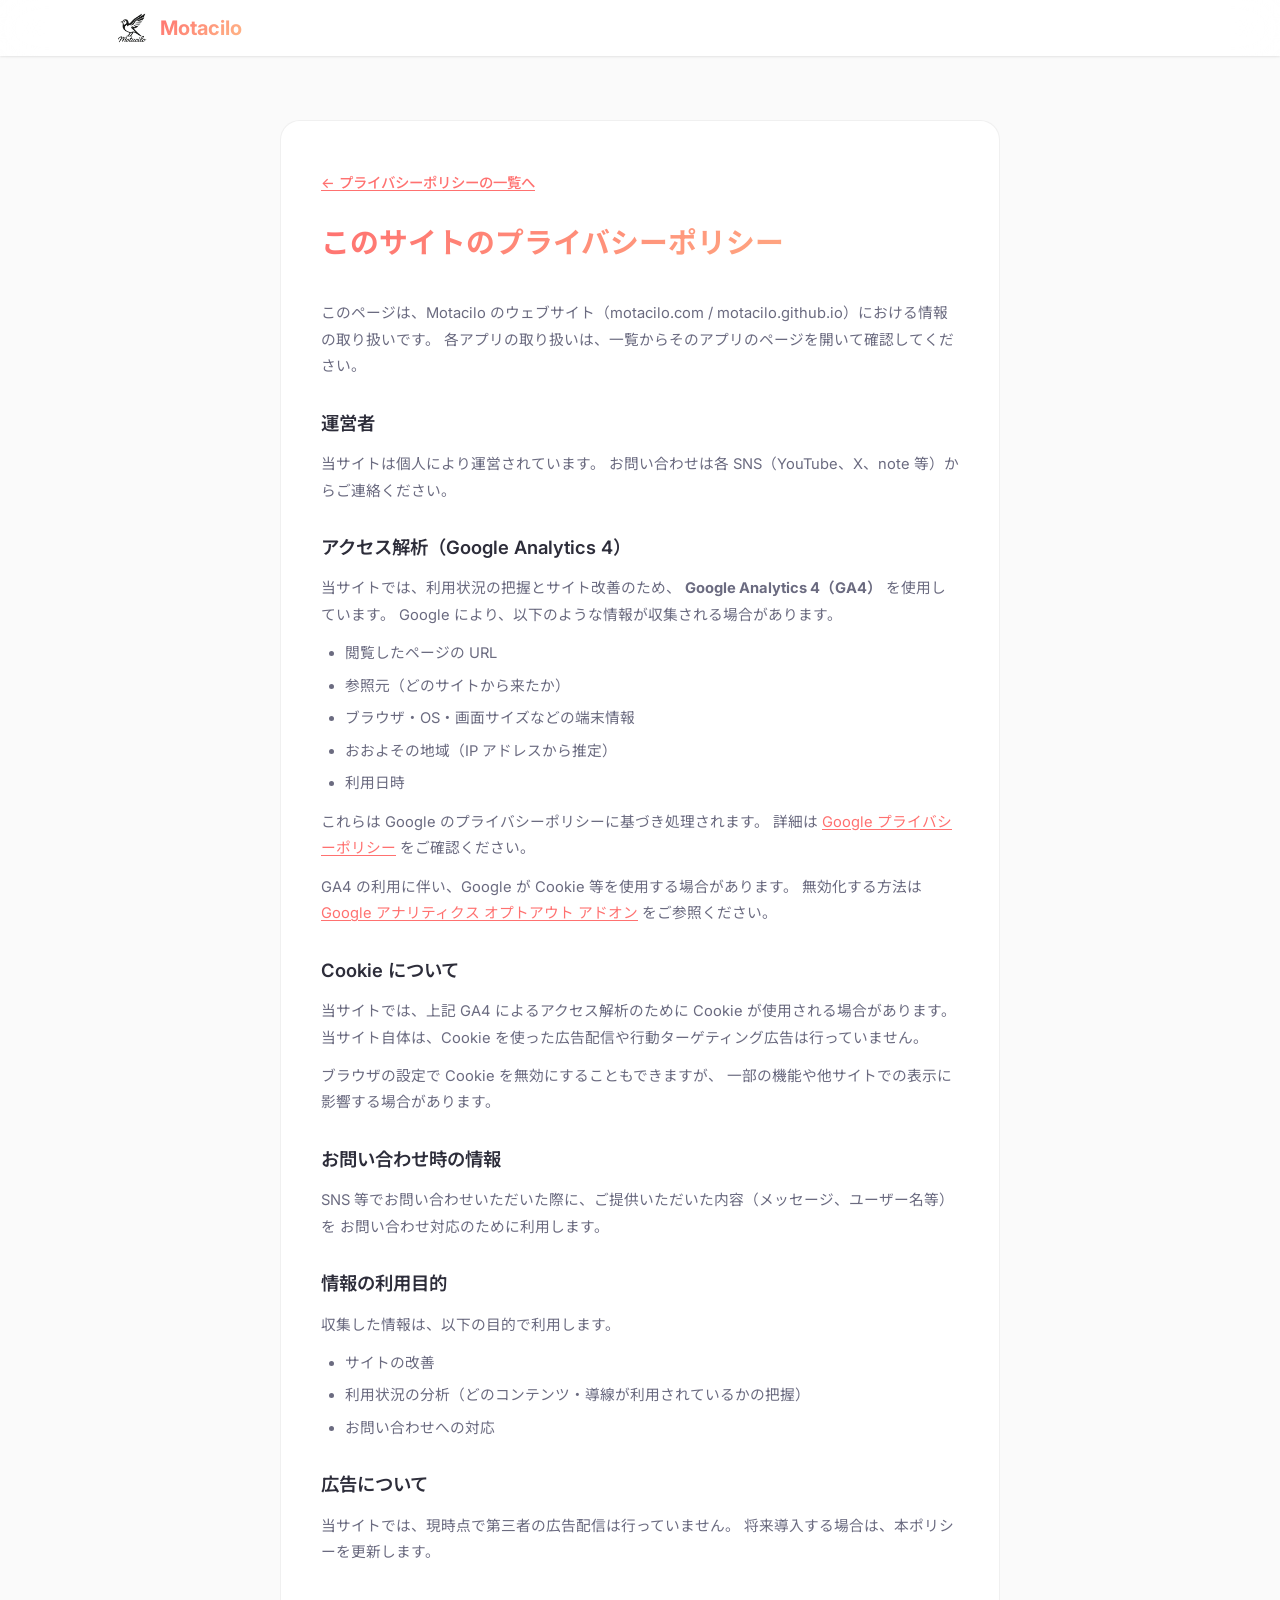
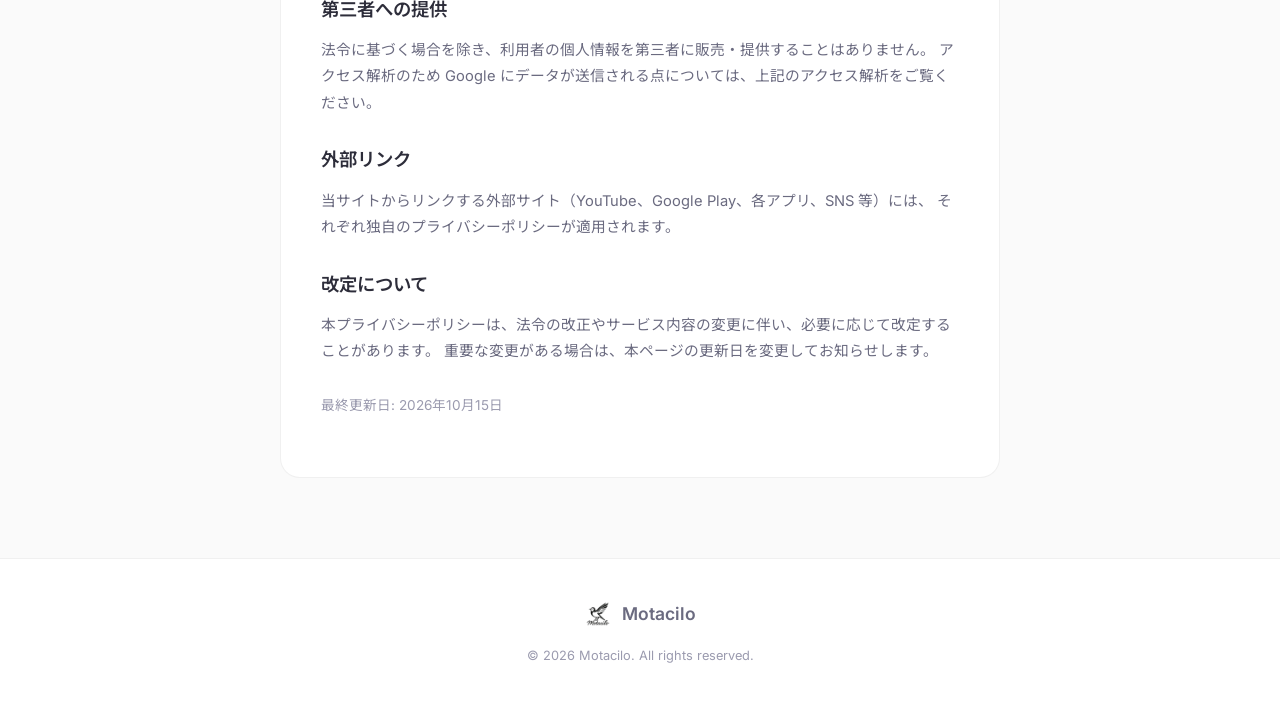
<file: privacy/site.html>
<!DOCTYPE html>
<html lang="ja">

<head>
    <meta charset="UTF-8">
    <meta name="viewport" content="width=device-width, initial-scale=1.0">
    <title>プライバシーポリシー（このサイト） - Motacilo</title>
    <meta name="description" content="motacilo.com のプライバシーポリシー">
    <link rel="preconnect" href="https://fonts.googleapis.com">
    <link rel="preconnect" href="https://fonts.gstatic.com" crossorigin>
    <link
        href="https://fonts.googleapis.com/css2?family=Inter:wght@300;400;500;600;700&family=Noto+Sans+JP:wght@300;400;500;600;700&display=swap"
        rel="stylesheet">
    <link rel="stylesheet" href="../style.css">
    <script src="../ga.js"></script>
    <style>
        .privacy-page {
            padding-top: 120px;
            padding-bottom: 80px;
            min-height: 100vh;
        }

        .privacy-content {
            max-width: 720px;
            margin: 0 auto;
            background: var(--color-surface);
            border-radius: var(--border-radius-lg);
            border: var(--border-light);
            padding: 48px 40px;
        }

        .privacy-content h1 {
            font-size: 1.8rem;
            margin-bottom: 32px;
            background: var(--gradient-primary);
            -webkit-background-clip: text;
            -webkit-text-fill-color: transparent;
            background-clip: text;
        }

        .privacy-content h2 {
            font-size: 1.15rem;
            font-weight: 600;
            margin-top: 28px;
            margin-bottom: 12px;
            color: var(--color-text);
        }

        .privacy-content a {
            color: var(--color-primary);
            text-decoration: underline;
            text-underline-offset: 2px;
        }

        .privacy-content a:hover {
            color: var(--color-primary-dark);
        }

        .privacy-content p,
        .privacy-content ul {
            font-size: 0.92rem;
            color: var(--color-text-secondary);
            line-height: 1.8;
            margin-bottom: 12px;
        }

        .privacy-content ul {
            padding-left: 24px;
        }

        .privacy-content li {
            margin-bottom: 6px;
        }

        .privacy-back {
            display: inline-flex;
            align-items: center;
            gap: 8px;
            margin-bottom: 24px;
            font-size: 0.9rem;
            font-weight: 500;
            color: var(--color-primary);
            transition: var(--transition-fast);
        }

        .privacy-back:hover {
            transform: translateX(-4px);
        }

        @media (max-width: 768px) {
            .privacy-content {
                padding: 32px 24px;
            }
        }
    </style>
</head>

<body>
    <nav class="navbar scrolled" id="navbar">
        <div class="nav-container">
            <a href="../index.html" class="nav-logo">
                <img src="../bird-logo.png" alt="Motacilo" class="nav-logo-img">
                <span class="nav-logo-text">Motacilo</span>
            </a>
        </div>
    </nav>

    <main class="privacy-page">
        <div class="container">
            <div class="privacy-content">
                <a href="../privacy.html" class="privacy-back">← プライバシーポリシーの一覧へ</a>
                <h1>このサイトのプライバシーポリシー</h1>
                <p>
                    このページは、Motacilo のウェブサイト（motacilo.com / motacilo.github.io）における情報の取り扱いです。
                    各アプリの取り扱いは、一覧からそのアプリのページを開いて確認してください。
                </p>

                <h2>運営者</h2>
                <p>
                    当サイトは個人により運営されています。
                    お問い合わせは各 SNS（YouTube、X、note 等）からご連絡ください。
                </p>

                <h2>アクセス解析（Google Analytics 4）</h2>
                <p>
                    当サイトでは、利用状況の把握とサイト改善のため、
                    <strong>Google Analytics 4（GA4）</strong> を使用しています。
                    Google により、以下のような情報が収集される場合があります。
                </p>
                <ul>
                    <li>閲覧したページの URL</li>
                    <li>参照元（どのサイトから来たか）</li>
                    <li>ブラウザ・OS・画面サイズなどの端末情報</li>
                    <li>おおよその地域（IP アドレスから推定）</li>
                    <li>利用日時</li>
                </ul>
                <p>
                    これらは Google のプライバシーポリシーに基づき処理されます。
                    詳細は
                    <a href="https://policies.google.com/privacy" target="_blank" rel="noopener">Google プライバシーポリシー</a>
                    をご確認ください。
                </p>
                <p>
                    GA4 の利用に伴い、Google が Cookie 等を使用する場合があります。
                    無効化する方法は
                    <a href="https://tools.google.com/dlpage/gaoptout" target="_blank" rel="noopener">Google アナリティクス オプトアウト アドオン</a>
                    をご参照ください。
                </p>

                <h2>Cookie について</h2>
                <p>
                    当サイトでは、上記 GA4 によるアクセス解析のために Cookie が使用される場合があります。
                    当サイト自体は、Cookie を使った広告配信や行動ターゲティング広告は行っていません。
                </p>
                <p>
                    ブラウザの設定で Cookie を無効にすることもできますが、
                    一部の機能や他サイトでの表示に影響する場合があります。
                </p>

                <h2>お問い合わせ時の情報</h2>
                <p>
                    SNS 等でお問い合わせいただいた際に、ご提供いただいた内容（メッセージ、ユーザー名等）を
                    お問い合わせ対応のために利用します。
                </p>

                <h2>情報の利用目的</h2>
                <p>収集した情報は、以下の目的で利用します。</p>
                <ul>
                    <li>サイトの改善</li>
                    <li>利用状況の分析（どのコンテンツ・導線が利用されているかの把握）</li>
                    <li>お問い合わせへの対応</li>
                </ul>

                <h2>広告について</h2>
                <p>
                    当サイトでは、現時点で第三者の広告配信は行っていません。
                    将来導入する場合は、本ポリシーを更新します。
                </p>

                <h2>第三者への提供</h2>
                <p>
                    法令に基づく場合を除き、利用者の個人情報を第三者に販売・提供することはありません。
                    アクセス解析のため Google にデータが送信される点については、上記のアクセス解析をご覧ください。
                </p>

                <h2>外部リンク</h2>
                <p>
                    当サイトからリンクする外部サイト（YouTube、Google Play、各アプリ、SNS 等）には、
                    それぞれ独自のプライバシーポリシーが適用されます。
                </p>

                <h2>改定について</h2>
                <p>
                    本プライバシーポリシーは、法令の改正やサービス内容の変更に伴い、必要に応じて改定することがあります。
                    重要な変更がある場合は、本ページの更新日を変更してお知らせします。
                </p>

                <p style="margin-top: 28px; font-size: 0.85rem; color: var(--color-text-muted);">最終更新日: 2026年10月15日</p>
            </div>
        </div>
    </main>

    <footer class="footer">
        <div class="container">
            <div class="footer-content">
                <div class="footer-logo">
                    <img src="../bird-logo.png" alt="Motacilo" class="footer-logo-img">
                    <span>Motacilo</span>
                </div>
                <p class="footer-copy">&copy; 2026 Motacilo. All rights reserved.</p>
            </div>
        </div>
    </footer>
</body>

</html>
</file>
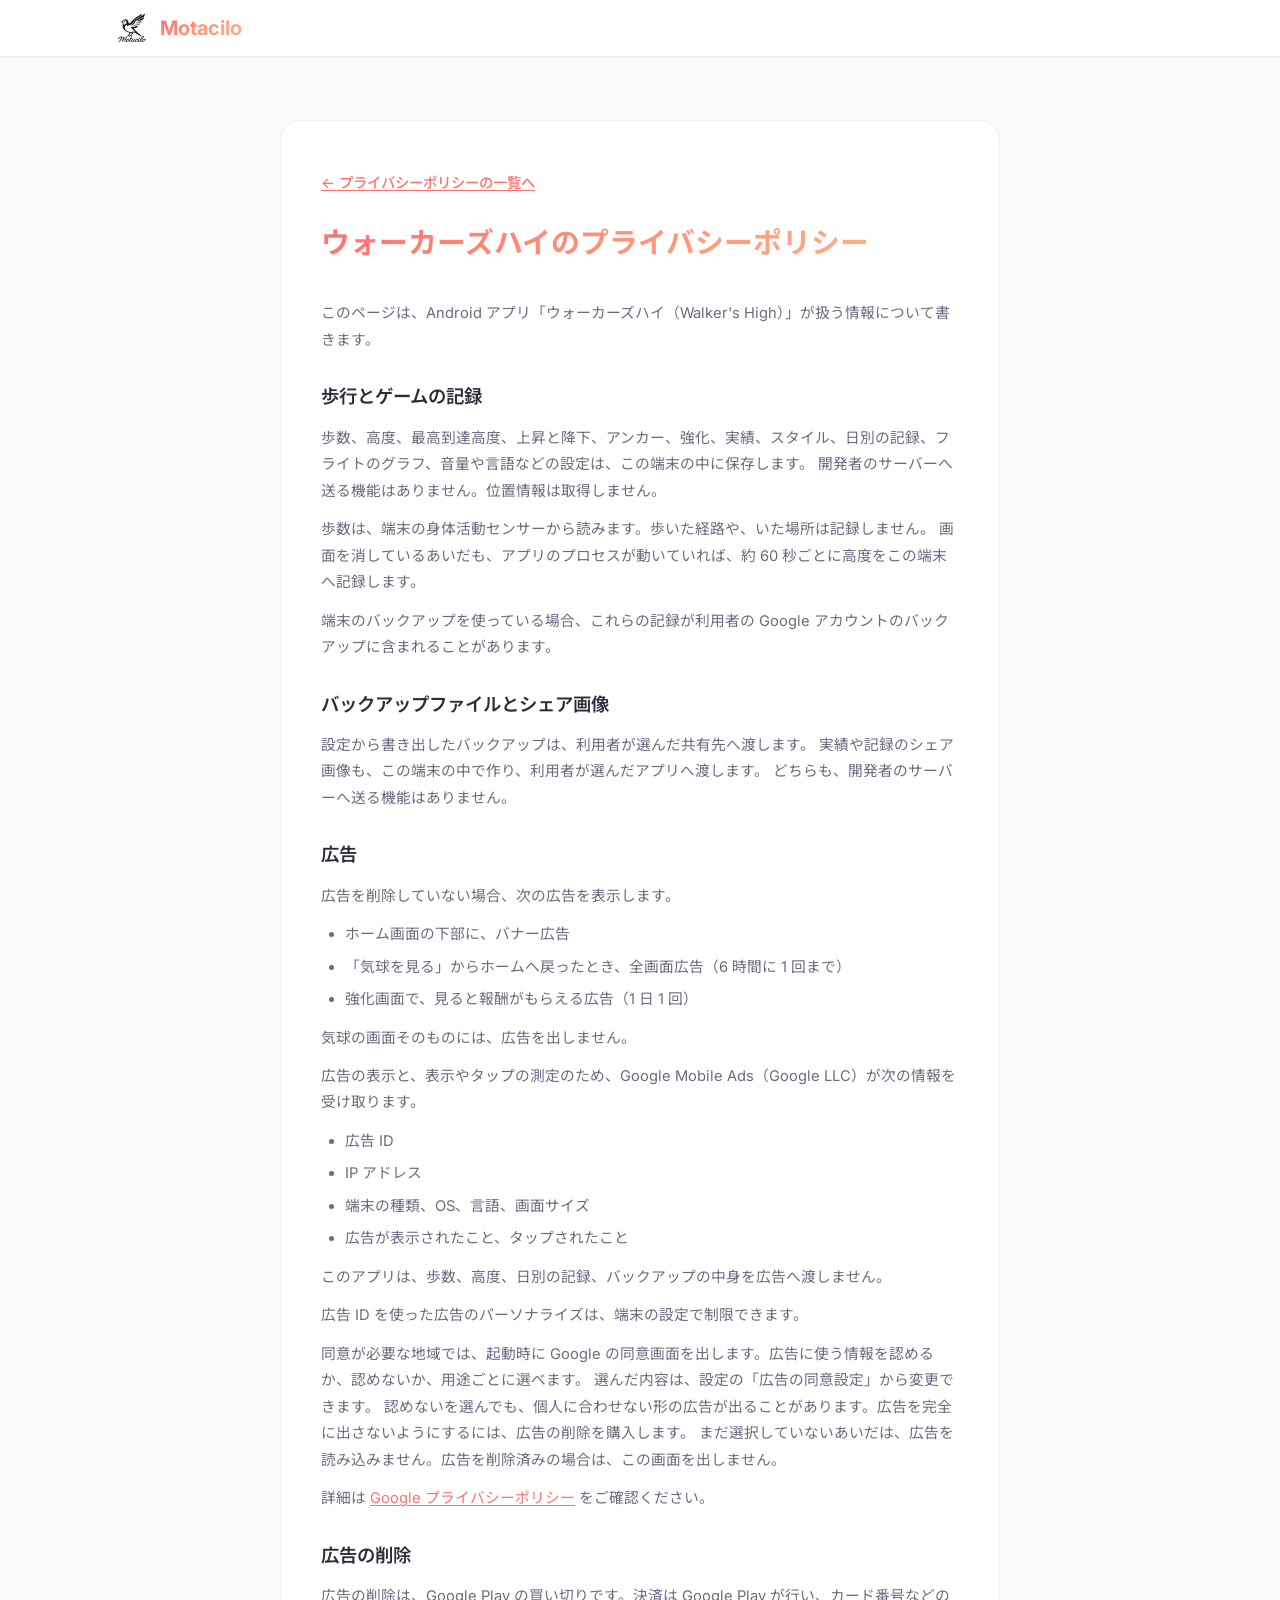
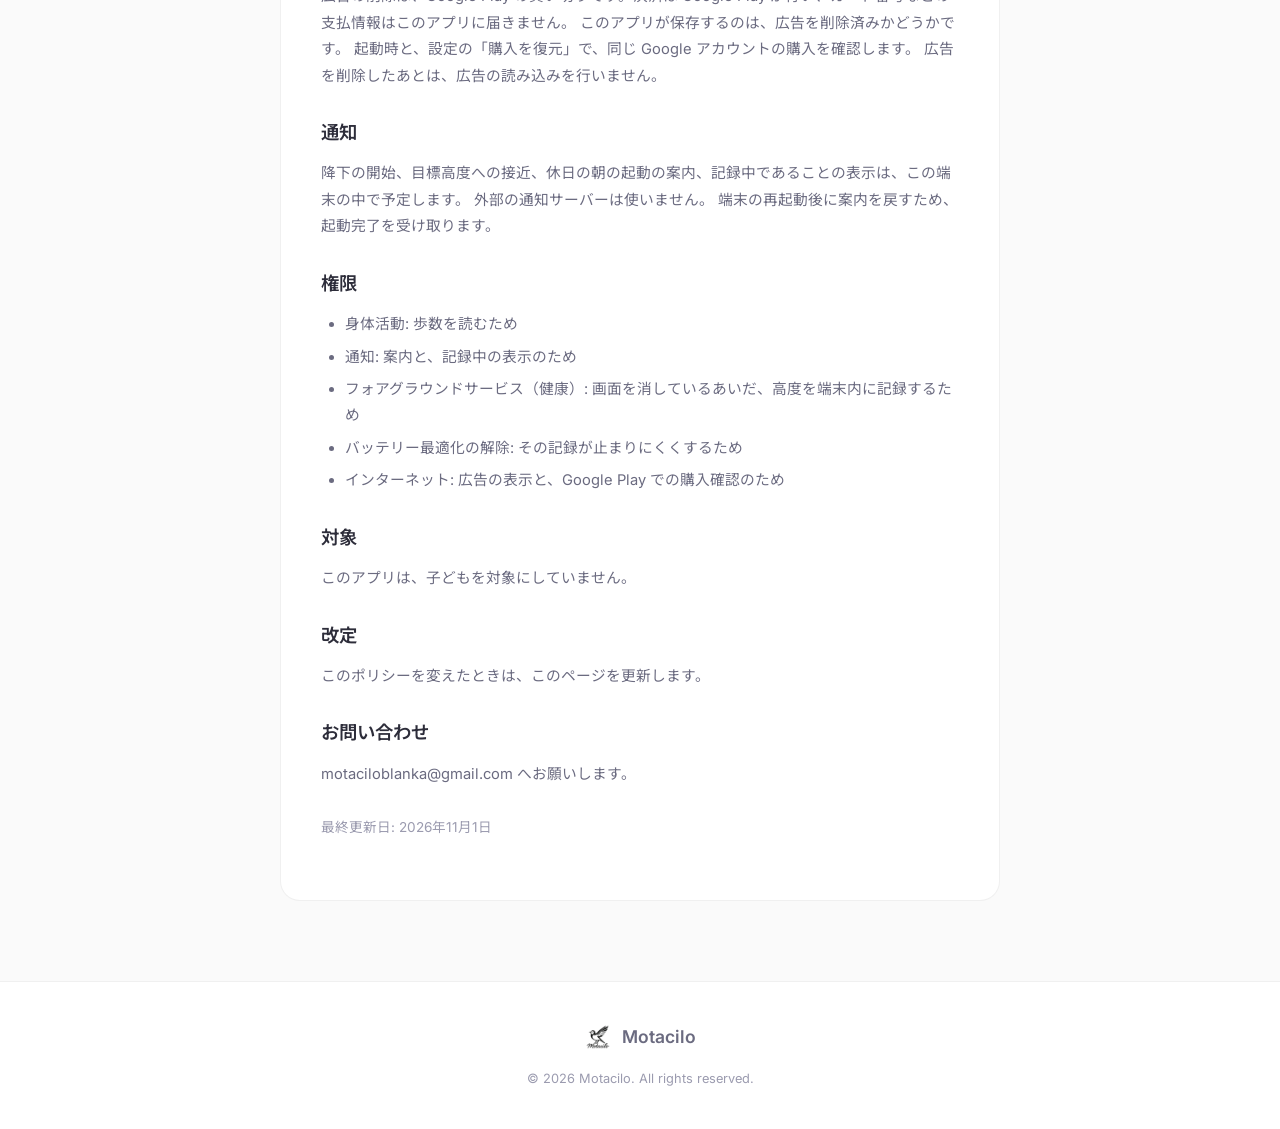
<file: privacy/walkers-high.html>
<!DOCTYPE html>
<html lang="ja">

<head>
    <meta charset="UTF-8">
    <meta name="viewport" content="width=device-width, initial-scale=1.0">
    <title>プライバシーポリシー（ウォーカーズハイ） - Motacilo</title>
    <meta name="description" content="Android アプリ「ウォーカーズハイ」のプライバシーポリシー。歩行と高度の記録は端末内に保存し、広告と広告削除の購入を扱います。">
    <link rel="preconnect" href="https://fonts.googleapis.com">
    <link rel="preconnect" href="https://fonts.gstatic.com" crossorigin>
    <link
        href="https://fonts.googleapis.com/css2?family=Inter:wght@300;400;500;600;700&family=Noto+Sans+JP:wght@300;400;500;600;700&display=swap"
        rel="stylesheet">
    <link rel="stylesheet" href="../style.css">
    <script src="../ga.js"></script>
    <style>
        .privacy-page {
            padding-top: 120px;
            padding-bottom: 80px;
            min-height: 100vh;
        }

        .privacy-content {
            max-width: 720px;
            margin: 0 auto;
            background: var(--color-surface);
            border-radius: var(--border-radius-lg);
            border: var(--border-light);
            padding: 48px 40px;
        }

        .privacy-content h1 {
            font-size: 1.8rem;
            margin-bottom: 32px;
            background: var(--gradient-primary);
            -webkit-background-clip: text;
            -webkit-text-fill-color: transparent;
            background-clip: text;
        }

        .privacy-content h2 {
            font-size: 1.15rem;
            font-weight: 600;
            margin-top: 28px;
            margin-bottom: 12px;
            color: var(--color-text);
        }

        .privacy-content a {
            color: var(--color-primary);
            text-decoration: underline;
            text-underline-offset: 2px;
        }

        .privacy-content a:hover {
            color: var(--color-primary-dark);
        }

        .privacy-content p,
        .privacy-content ul {
            font-size: 0.92rem;
            color: var(--color-text-secondary);
            line-height: 1.8;
            margin-bottom: 12px;
        }

        .privacy-content ul {
            padding-left: 24px;
        }

        .privacy-content li {
            margin-bottom: 6px;
        }

        .privacy-back {
            display: inline-flex;
            align-items: center;
            gap: 8px;
            margin-bottom: 24px;
            font-size: 0.9rem;
            font-weight: 500;
            color: var(--color-primary);
            transition: var(--transition-fast);
        }

        .privacy-back:hover {
            transform: translateX(-4px);
        }

        @media (max-width: 768px) {
            .privacy-content {
                padding: 32px 24px;
            }
        }
    </style>
</head>

<body>
    <nav class="navbar scrolled" id="navbar">
        <div class="nav-container">
            <a href="../index.html" class="nav-logo">
                <img src="../bird-logo.png" alt="Motacilo" class="nav-logo-img">
                <span class="nav-logo-text">Motacilo</span>
            </a>
        </div>
    </nav>

    <main class="privacy-page">
        <div class="container">
            <div class="privacy-content">
                <a href="../privacy.html" class="privacy-back">← プライバシーポリシーの一覧へ</a>
                <h1>ウォーカーズハイのプライバシーポリシー</h1>
                <p>このページは、Android アプリ「ウォーカーズハイ（Walker's High）」が扱う情報について書きます。</p>

                <h2>歩行とゲームの記録</h2>
                <p>
                    歩数、高度、最高到達高度、上昇と降下、アンカー、強化、実績、スタイル、日別の記録、フライトのグラフ、音量や言語などの設定は、この端末の中に保存します。
                    開発者のサーバーへ送る機能はありません。位置情報は取得しません。
                </p>
                <p>
                    歩数は、端末の身体活動センサーから読みます。歩いた経路や、いた場所は記録しません。
                    画面を消しているあいだも、アプリのプロセスが動いていれば、約 60 秒ごとに高度をこの端末へ記録します。
                </p>
                <p>
                    端末のバックアップを使っている場合、これらの記録が利用者の Google アカウントのバックアップに含まれることがあります。
                </p>

                <h2>バックアップファイルとシェア画像</h2>
                <p>
                    設定から書き出したバックアップは、利用者が選んだ共有先へ渡します。
                    実績や記録のシェア画像も、この端末の中で作り、利用者が選んだアプリへ渡します。
                    どちらも、開発者のサーバーへ送る機能はありません。
                </p>

                <h2>広告</h2>
                <p>
                    広告を削除していない場合、次の広告を表示します。
                </p>
                <ul>
                    <li>ホーム画面の下部に、バナー広告</li>
                    <li>「気球を見る」からホームへ戻ったとき、全画面広告（6 時間に 1 回まで）</li>
                    <li>強化画面で、見ると報酬がもらえる広告（1 日 1 回）</li>
                </ul>
                <p>気球の画面そのものには、広告を出しません。</p>
                <p>広告の表示と、表示やタップの測定のため、Google Mobile Ads（Google LLC）が次の情報を受け取ります。</p>
                <ul>
                    <li>広告 ID</li>
                    <li>IP アドレス</li>
                    <li>端末の種類、OS、言語、画面サイズ</li>
                    <li>広告が表示されたこと、タップされたこと</li>
                </ul>
                <p>このアプリは、歩数、高度、日別の記録、バックアップの中身を広告へ渡しません。</p>
                <p>広告 ID を使った広告のパーソナライズは、端末の設定で制限できます。</p>
                <p>
                    同意が必要な地域では、起動時に Google の同意画面を出します。広告に使う情報を認めるか、認めないか、用途ごとに選べます。
                    選んだ内容は、設定の「広告の同意設定」から変更できます。
                    認めないを選んでも、個人に合わせない形の広告が出ることがあります。広告を完全に出さないようにするには、広告の削除を購入します。
                    まだ選択していないあいだは、広告を読み込みません。広告を削除済みの場合は、この画面を出しません。
                </p>
                <p>
                    詳細は
                    <a href="https://policies.google.com/privacy" target="_blank" rel="noopener">Google プライバシーポリシー</a>
                    をご確認ください。
                </p>

                <h2>広告の削除</h2>
                <p>
                    広告の削除は、Google Play の買い切りです。決済は Google Play が行い、カード番号などの支払情報はこのアプリに届きません。
                    このアプリが保存するのは、広告を削除済みかどうかです。
                    起動時と、設定の「購入を復元」で、同じ Google アカウントの購入を確認します。
                    広告を削除したあとは、広告の読み込みを行いません。
                </p>

                <h2>通知</h2>
                <p>
                    降下の開始、目標高度への接近、休日の朝の起動の案内、記録中であることの表示は、この端末の中で予定します。
                    外部の通知サーバーは使いません。
                    端末の再起動後に案内を戻すため、起動完了を受け取ります。
                </p>

                <h2>権限</h2>
                <ul>
                    <li>身体活動: 歩数を読むため</li>
                    <li>通知: 案内と、記録中の表示のため</li>
                    <li>フォアグラウンドサービス（健康）: 画面を消しているあいだ、高度を端末内に記録するため</li>
                    <li>バッテリー最適化の解除: その記録が止まりにくくするため</li>
                    <li>インターネット: 広告の表示と、Google Play での購入確認のため</li>
                </ul>

                <h2>対象</h2>
                <p>このアプリは、子どもを対象にしていません。</p>

                <h2>改定</h2>
                <p>このポリシーを変えたときは、このページを更新します。</p>

                <h2>お問い合わせ</h2>
                <p>motaciloblanka@gmail.com へお願いします。</p>

                <p style="margin-top: 28px; font-size: 0.85rem; color: var(--color-text-muted);">最終更新日: 2026年11月1日</p>
            </div>
        </div>
    </main>

    <footer class="footer">
        <div class="container">
            <div class="footer-content">
                <div class="footer-logo">
                    <img src="../bird-logo.png" alt="Motacilo" class="footer-logo-img">
                    <span>Motacilo</span>
                </div>
                <p class="footer-copy">&copy; 2026 Motacilo. All rights reserved.</p>
            </div>
        </div>
    </footer>
</body>

</html>
</file>
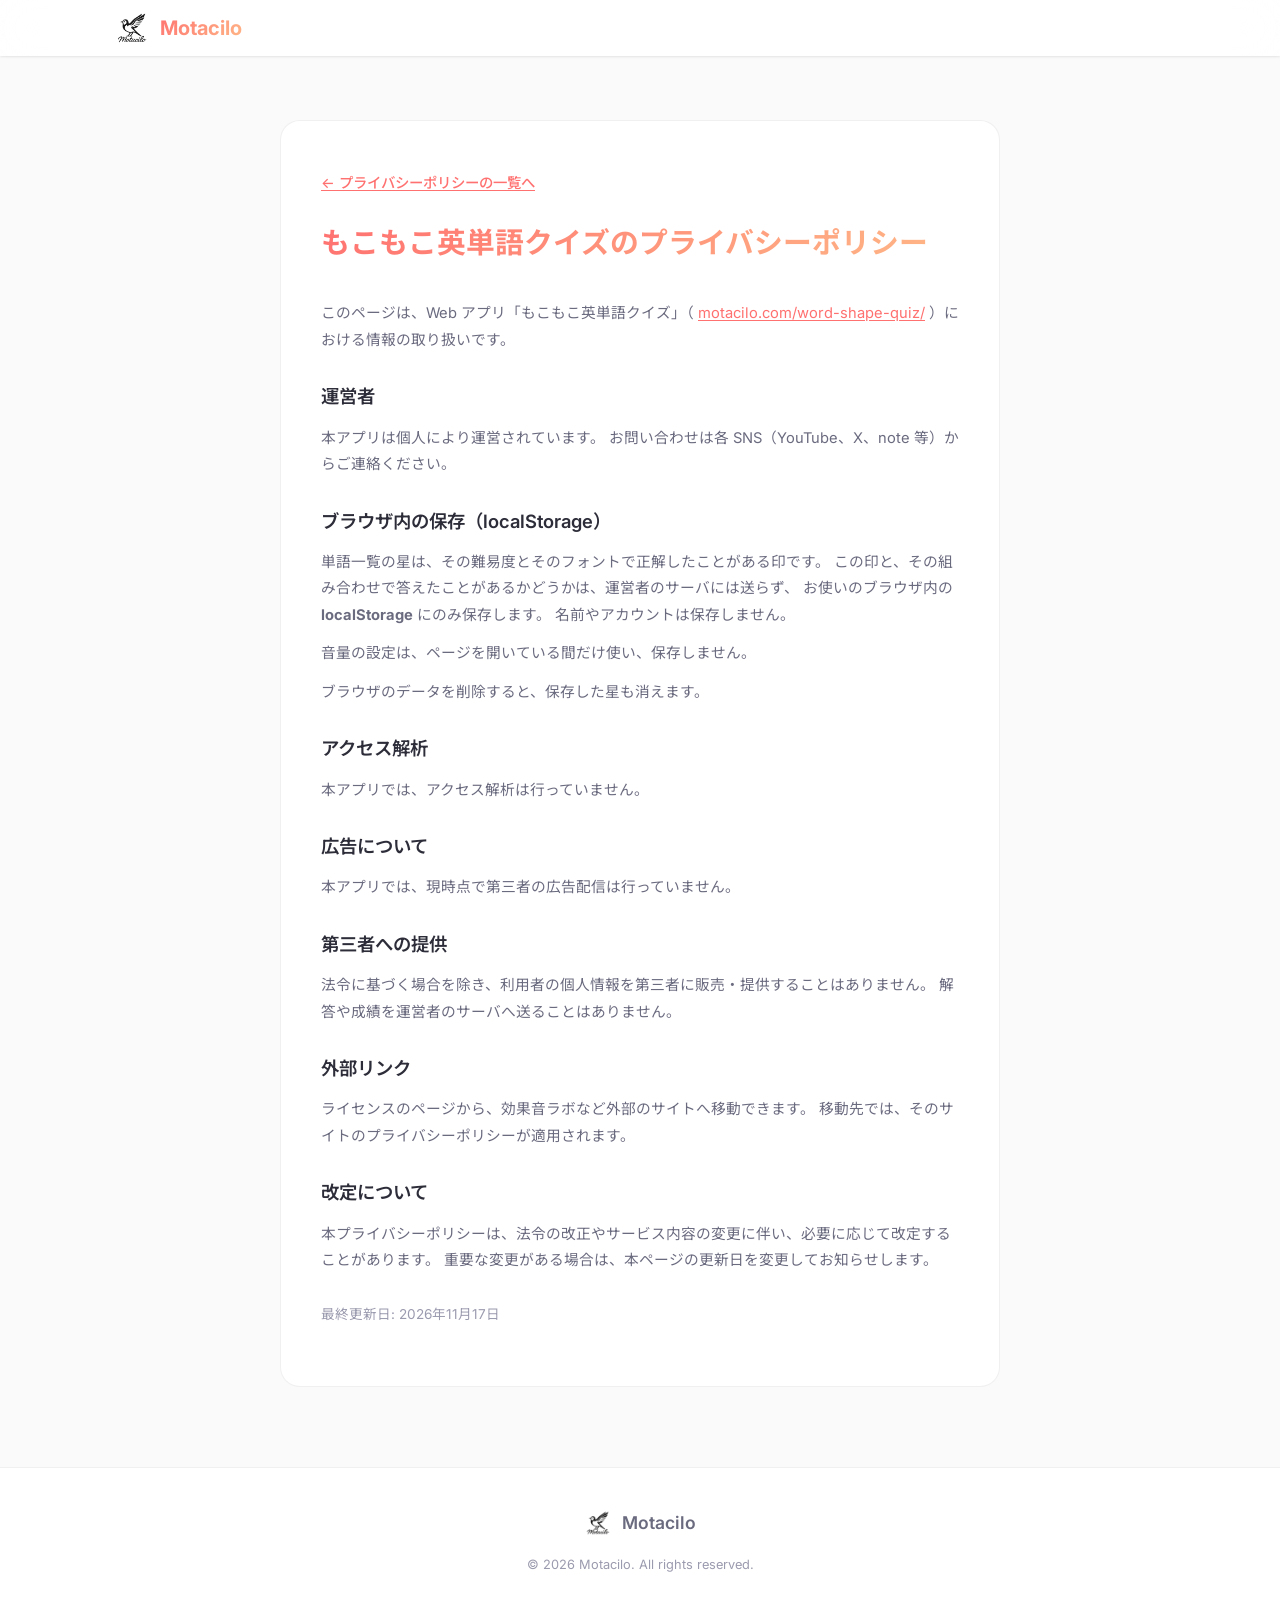
<file: privacy/word-shape-quiz.html>
<!DOCTYPE html>
<html lang="ja">

<head>
    <meta charset="UTF-8">
    <meta name="viewport" content="width=device-width, initial-scale=1.0">
    <title>プライバシーポリシー（もこもこ英単語クイズ） - Motacilo</title>
    <meta name="description" content="もこもこ英単語クイズのプライバシーポリシー">
    <link rel="preconnect" href="https://fonts.googleapis.com">
    <link rel="preconnect" href="https://fonts.gstatic.com" crossorigin>
    <link
        href="https://fonts.googleapis.com/css2?family=Inter:wght@300;400;500;600;700&family=Noto+Sans+JP:wght@300;400;500;600;700&display=swap"
        rel="stylesheet">
    <link rel="stylesheet" href="../style.css">
    <script src="../ga.js"></script>
    <style>
        .privacy-page {
            padding-top: 120px;
            padding-bottom: 80px;
            min-height: 100vh;
        }

        .privacy-content {
            max-width: 720px;
            margin: 0 auto;
            background: var(--color-surface);
            border-radius: var(--border-radius-lg);
            border: var(--border-light);
            padding: 48px 40px;
        }

        .privacy-content h1 {
            font-size: 1.8rem;
            margin-bottom: 32px;
            background: var(--gradient-primary);
            -webkit-background-clip: text;
            -webkit-text-fill-color: transparent;
            background-clip: text;
        }

        .privacy-content h2 {
            font-size: 1.15rem;
            font-weight: 600;
            margin-top: 28px;
            margin-bottom: 12px;
            color: var(--color-text);
        }

        .privacy-content a {
            color: var(--color-primary);
            text-decoration: underline;
            text-underline-offset: 2px;
        }

        .privacy-content a:hover {
            color: var(--color-primary-dark);
        }

        .privacy-content p,
        .privacy-content ul {
            font-size: 0.92rem;
            color: var(--color-text-secondary);
            line-height: 1.8;
            margin-bottom: 12px;
        }

        .privacy-content ul {
            padding-left: 24px;
        }

        .privacy-content li {
            margin-bottom: 6px;
        }

        .privacy-back {
            display: inline-flex;
            align-items: center;
            gap: 8px;
            margin-bottom: 24px;
            font-size: 0.9rem;
            font-weight: 500;
            color: var(--color-primary);
            transition: var(--transition-fast);
        }

        .privacy-back:hover {
            transform: translateX(-4px);
        }

        @media (max-width: 768px) {
            .privacy-content {
                padding: 32px 24px;
            }
        }
    </style>
</head>

<body>
    <nav class="navbar scrolled" id="navbar">
        <div class="nav-container">
            <a href="../index.html" class="nav-logo">
                <img src="../bird-logo.png" alt="Motacilo" class="nav-logo-img">
                <span class="nav-logo-text">Motacilo</span>
            </a>
        </div>
    </nav>

    <main class="privacy-page">
        <div class="container">
            <div class="privacy-content">
                <a href="../privacy.html" class="privacy-back">← プライバシーポリシーの一覧へ</a>
                <h1>もこもこ英単語クイズのプライバシーポリシー</h1>
                <p>
                    このページは、Web アプリ「もこもこ英単語クイズ」（
                    <a href="https://motacilo.com/word-shape-quiz/">motacilo.com/word-shape-quiz/</a>
                    ）における情報の取り扱いです。
                </p>

                <h2>運営者</h2>
                <p>
                    本アプリは個人により運営されています。
                    お問い合わせは各 SNS（YouTube、X、note 等）からご連絡ください。
                </p>

                <h2>ブラウザ内の保存（localStorage）</h2>
                <p>
                    単語一覧の星は、その難易度とそのフォントで正解したことがある印です。
                    この印と、その組み合わせで答えたことがあるかどうかは、運営者のサーバには送らず、
                    お使いのブラウザ内の <strong>localStorage</strong> にのみ保存します。
                    名前やアカウントは保存しません。
                </p>
                <p>音量の設定は、ページを開いている間だけ使い、保存しません。</p>
                <p>ブラウザのデータを削除すると、保存した星も消えます。</p>

                <h2>アクセス解析</h2>
                <p>本アプリでは、アクセス解析は行っていません。</p>

                <h2>広告について</h2>
                <p>本アプリでは、現時点で第三者の広告配信は行っていません。</p>

                <h2>第三者への提供</h2>
                <p>
                    法令に基づく場合を除き、利用者の個人情報を第三者に販売・提供することはありません。
                    解答や成績を運営者のサーバへ送ることはありません。
                </p>

                <h2>外部リンク</h2>
                <p>
                    ライセンスのページから、効果音ラボなど外部のサイトへ移動できます。
                    移動先では、そのサイトのプライバシーポリシーが適用されます。
                </p>

                <h2>改定について</h2>
                <p>
                    本プライバシーポリシーは、法令の改正やサービス内容の変更に伴い、必要に応じて改定することがあります。
                    重要な変更がある場合は、本ページの更新日を変更してお知らせします。
                </p>

                <p style="margin-top: 28px; font-size: 0.85rem; color: var(--color-text-muted);">最終更新日: 2026年11月17日</p>
            </div>
        </div>
    </main>

    <footer class="footer">
        <div class="container">
            <div class="footer-content">
                <div class="footer-logo">
                    <img src="../bird-logo.png" alt="Motacilo" class="footer-logo-img">
                    <span>Motacilo</span>
                </div>
                <p class="footer-copy">&copy; 2026 Motacilo. All rights reserved.</p>
            </div>
        </div>
    </footer>
</body>

</html>
</file>
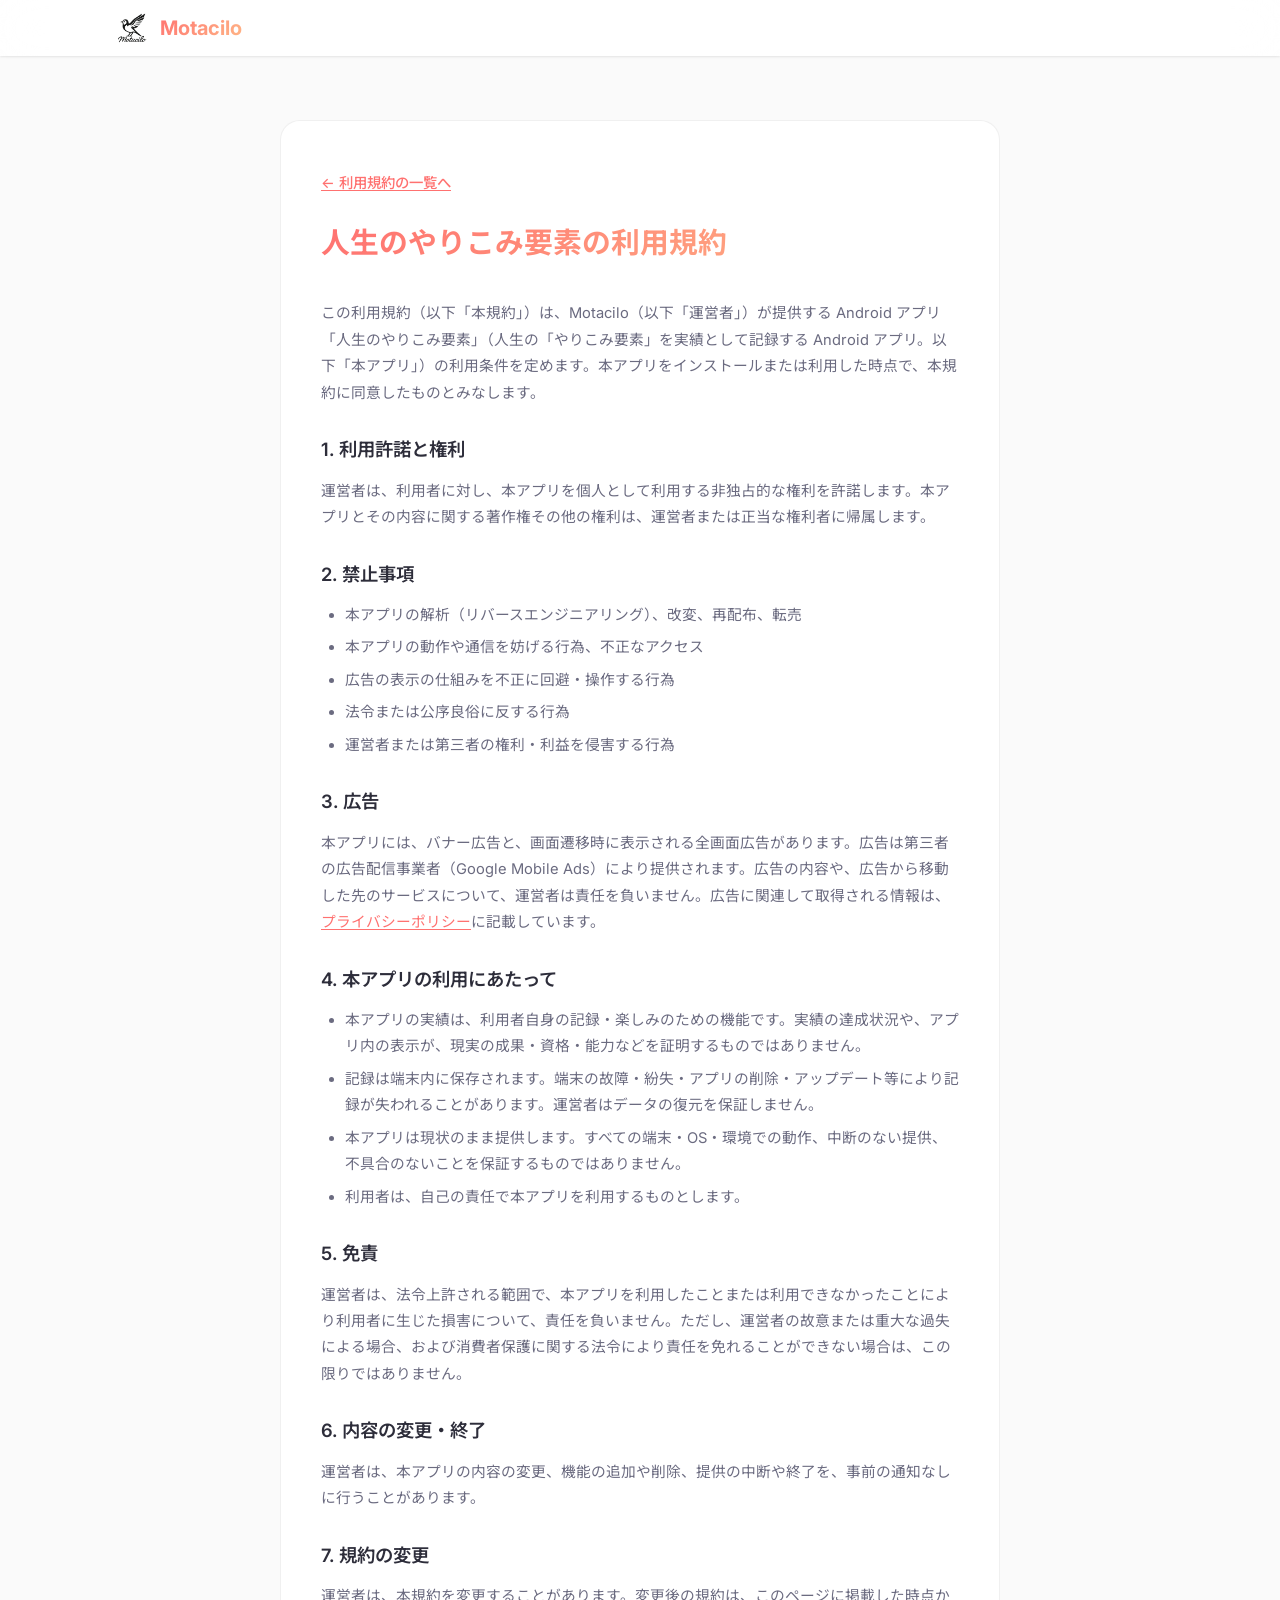
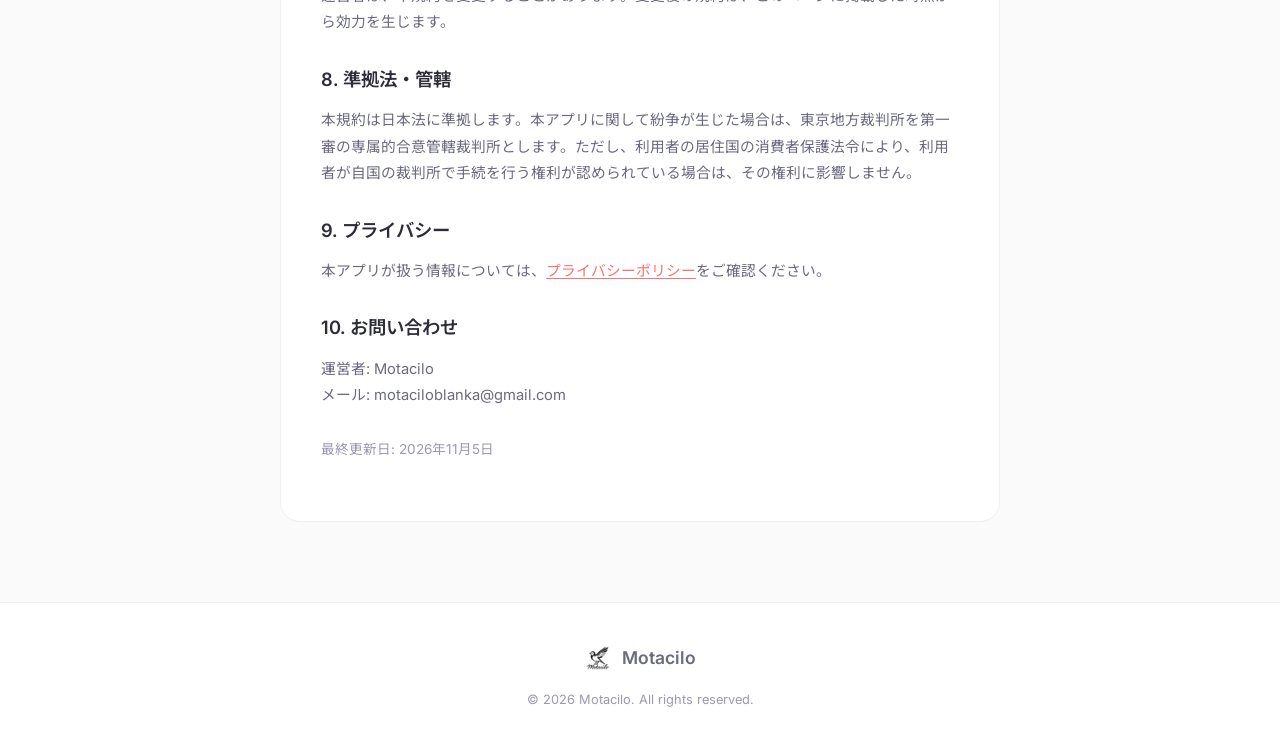
<file: terms/achievement-unlocker.html>
<!DOCTYPE html>
<html lang="ja">

<head>
    <meta charset="UTF-8">
    <meta name="viewport" content="width=device-width, initial-scale=1.0">
    <title>利用規約（人生のやりこみ要素） - Motacilo</title>
    <meta name="description" content="Android アプリ「人生のやりこみ要素」の利用規約。">
    <link rel="preconnect" href="https://fonts.googleapis.com">
    <link rel="preconnect" href="https://fonts.gstatic.com" crossorigin>
    <link
        href="https://fonts.googleapis.com/css2?family=Inter:wght@300;400;500;600;700&family=Noto+Sans+JP:wght@300;400;500;600;700&display=swap"
        rel="stylesheet">
    <link rel="stylesheet" href="../style.css">
    <script src="../ga.js"></script>
    <style>
        .privacy-page {
            padding-top: 120px;
            padding-bottom: 80px;
            min-height: 100vh;
        }

        .privacy-content {
            max-width: 720px;
            margin: 0 auto;
            background: var(--color-surface);
            border-radius: var(--border-radius-lg);
            border: var(--border-light);
            padding: 48px 40px;
        }

        .privacy-content h1 {
            font-size: 1.8rem;
            margin-bottom: 32px;
            background: var(--gradient-primary);
            -webkit-background-clip: text;
            -webkit-text-fill-color: transparent;
            background-clip: text;
        }

        .privacy-content h2 {
            font-size: 1.15rem;
            font-weight: 600;
            margin-top: 28px;
            margin-bottom: 12px;
            color: var(--color-text);
        }

        .privacy-content a {
            color: var(--color-primary);
            text-decoration: underline;
            text-underline-offset: 2px;
        }

        .privacy-content a:hover {
            color: var(--color-primary-dark);
        }

        .privacy-content p,
        .privacy-content ul {
            font-size: 0.92rem;
            color: var(--color-text-secondary);
            line-height: 1.8;
            margin-bottom: 12px;
        }

        .privacy-content ul {
            padding-left: 24px;
        }

        .privacy-content li {
            margin-bottom: 6px;
        }

        .privacy-back {
            display: inline-flex;
            align-items: center;
            gap: 8px;
            margin-bottom: 24px;
            font-size: 0.9rem;
            font-weight: 500;
            color: var(--color-primary);
            transition: var(--transition-fast);
        }

        .privacy-back:hover {
            transform: translateX(-4px);
        }

        @media (max-width: 768px) {
            .privacy-content {
                padding: 32px 24px;
            }
        }
    </style>
</head>

<body>
    <nav class="navbar scrolled" id="navbar">
        <div class="nav-container">
            <a href="../index.html" class="nav-logo">
                <img src="../bird-logo.png" alt="Motacilo" class="nav-logo-img">
                <span class="nav-logo-text">Motacilo</span>
            </a>
        </div>
    </nav>

    <main class="privacy-page">
        <div class="container">
            <div class="privacy-content">
                <a href="../terms.html" class="privacy-back">← 利用規約の一覧へ</a>
                <h1>人生のやりこみ要素の利用規約</h1>
                <p>この利用規約（以下「本規約」）は、Motacilo（以下「運営者」）が提供する Android アプリ「人生のやりこみ要素」（人生の「やりこみ要素」を実績として記録する Android アプリ。以下「本アプリ」）の利用条件を定めます。本アプリをインストールまたは利用した時点で、本規約に同意したものとみなします。</p>

                <h2>1. 利用許諾と権利</h2>
                <p>運営者は、利用者に対し、本アプリを個人として利用する非独占的な権利を許諾します。本アプリとその内容に関する著作権その他の権利は、運営者または正当な権利者に帰属します。</p>

                <h2>2. 禁止事項</h2>
                <ul>
                    <li>本アプリの解析（リバースエンジニアリング）、改変、再配布、転売</li>
                    <li>本アプリの動作や通信を妨げる行為、不正なアクセス</li>
                    <li>広告の表示の仕組みを不正に回避・操作する行為</li>
                    <li>法令または公序良俗に反する行為</li>
                    <li>運営者または第三者の権利・利益を侵害する行為</li>
                </ul>

                <h2>3. 広告</h2>
                <p>本アプリには、バナー広告と、画面遷移時に表示される全画面広告があります。広告は第三者の広告配信事業者（Google Mobile Ads）により提供されます。広告の内容や、広告から移動した先のサービスについて、運営者は責任を負いません。広告に関連して取得される情報は、<a href="../privacy/achievement-unlocker.html">プライバシーポリシー</a>に記載しています。</p>


                <h2>4. 本アプリの利用にあたって</h2>
                <ul>
                    <li>本アプリの実績は、利用者自身の記録・楽しみのための機能です。実績の達成状況や、アプリ内の表示が、現実の成果・資格・能力などを証明するものではありません。</li>
<li>記録は端末内に保存されます。端末の故障・紛失・アプリの削除・アップデート等により記録が失われることがあります。運営者はデータの復元を保証しません。</li>
                    <li>本アプリは現状のまま提供します。すべての端末・OS・環境での動作、中断のない提供、不具合のないことを保証するものではありません。</li>
                    <li>利用者は、自己の責任で本アプリを利用するものとします。</li>
                </ul>

                <h2>5. 免責</h2>
                <p>運営者は、法令上許される範囲で、本アプリを利用したことまたは利用できなかったことにより利用者に生じた損害について、責任を負いません。ただし、運営者の故意または重大な過失による場合、および消費者保護に関する法令により責任を免れることができない場合は、この限りではありません。</p>

                <h2>6. 内容の変更・終了</h2>
                <p>運営者は、本アプリの内容の変更、機能の追加や削除、提供の中断や終了を、事前の通知なしに行うことがあります。</p>

                <h2>7. 規約の変更</h2>
                <p>運営者は、本規約を変更することがあります。変更後の規約は、このページに掲載した時点から効力を生じます。</p>

                <h2>8. 準拠法・管轄</h2>
                <p>本規約は日本法に準拠します。本アプリに関して紛争が生じた場合は、東京地方裁判所を第一審の専属的合意管轄裁判所とします。ただし、利用者の居住国の消費者保護法令により、利用者が自国の裁判所で手続を行う権利が認められている場合は、その権利に影響しません。</p>

                <h2>9. プライバシー</h2>
                <p>本アプリが扱う情報については、<a href="../privacy/achievement-unlocker.html">プライバシーポリシー</a>をご確認ください。</p>

                <h2>10. お問い合わせ</h2>
                <p>運営者: Motacilo<br>メール: motaciloblanka@gmail.com</p>

                <p style="margin-top: 28px; font-size: 0.85rem; color: var(--color-text-muted);">最終更新日: 2026年11月5日</p>
            </div>
        </div>
    </main>

    <footer class="footer">
        <div class="container">
            <div class="footer-content">
                <div class="footer-logo">
                    <img src="../bird-logo.png" alt="Motacilo" class="footer-logo-img">
                    <span>Motacilo</span>
                </div>
                <p class="footer-copy">&copy; 2026 Motacilo. All rights reserved.</p>
            </div>
        </div>
    </footer>
</body>

</html>
</file>
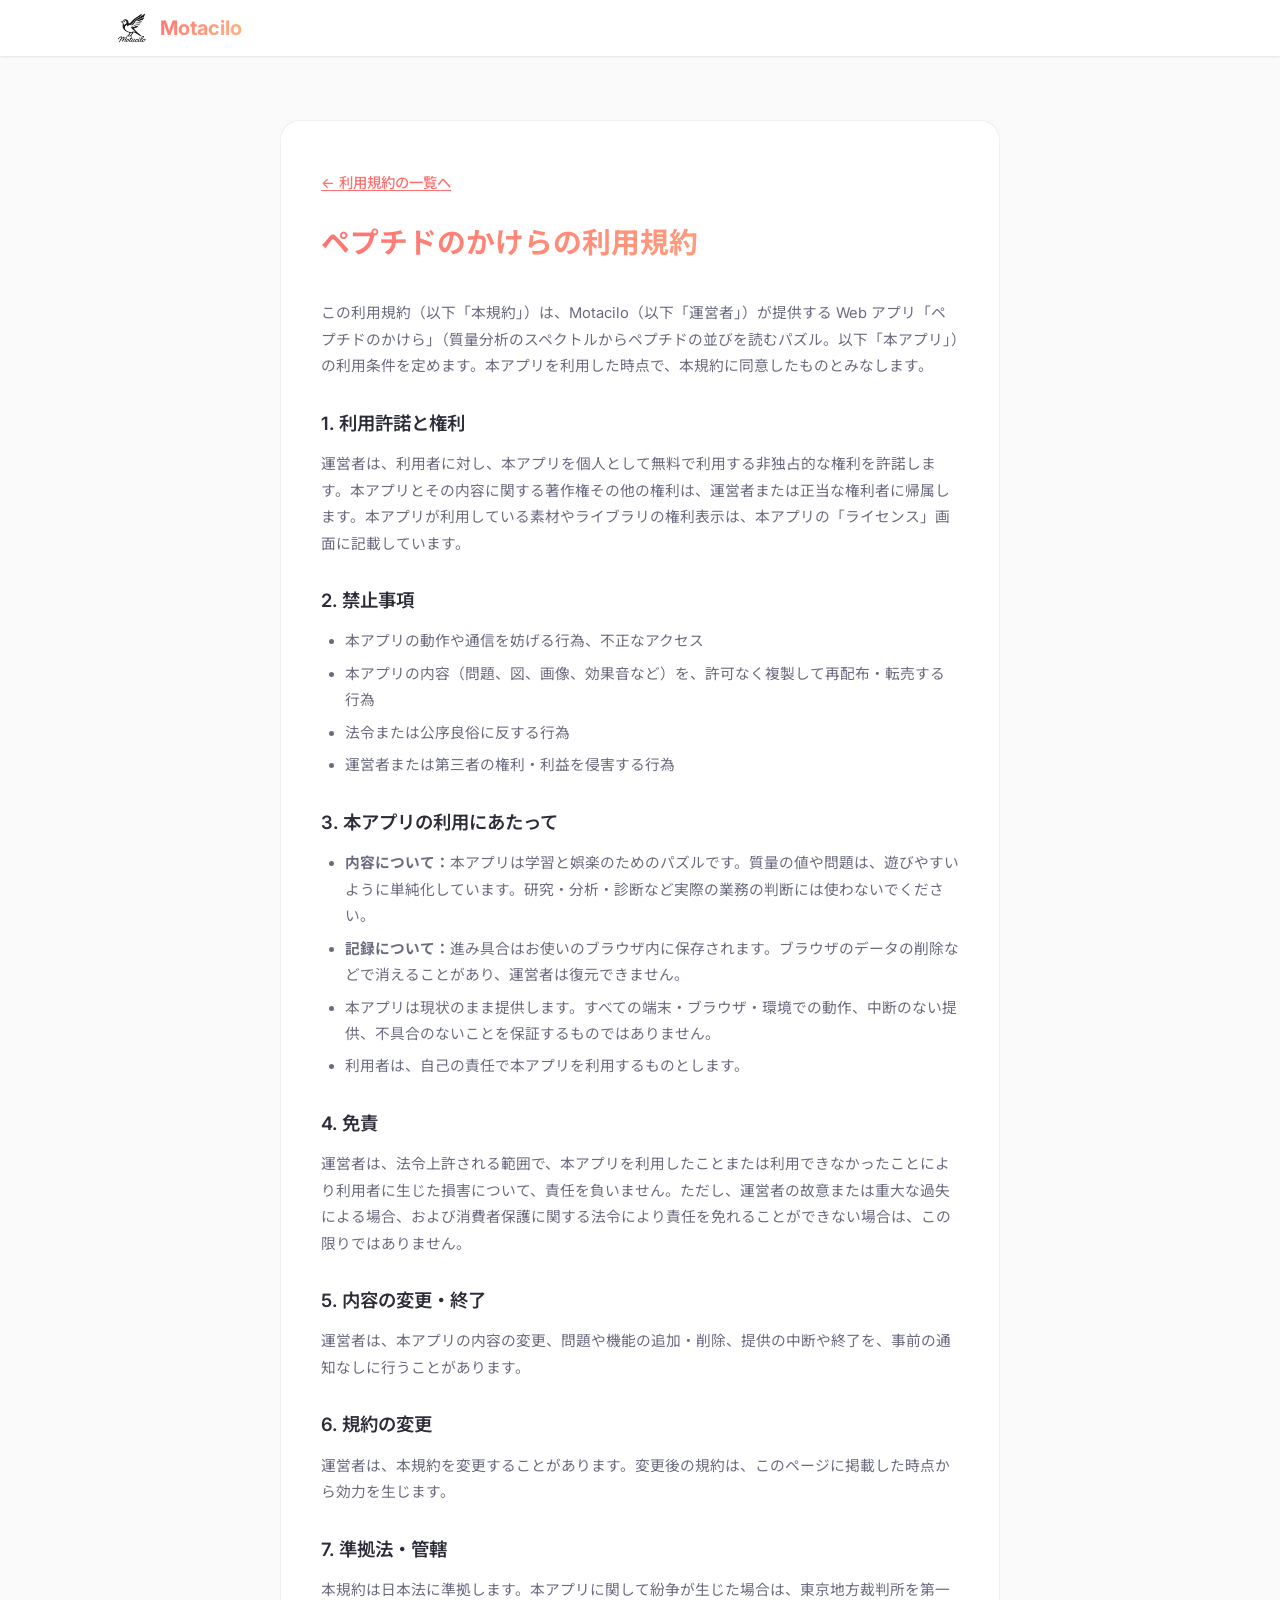
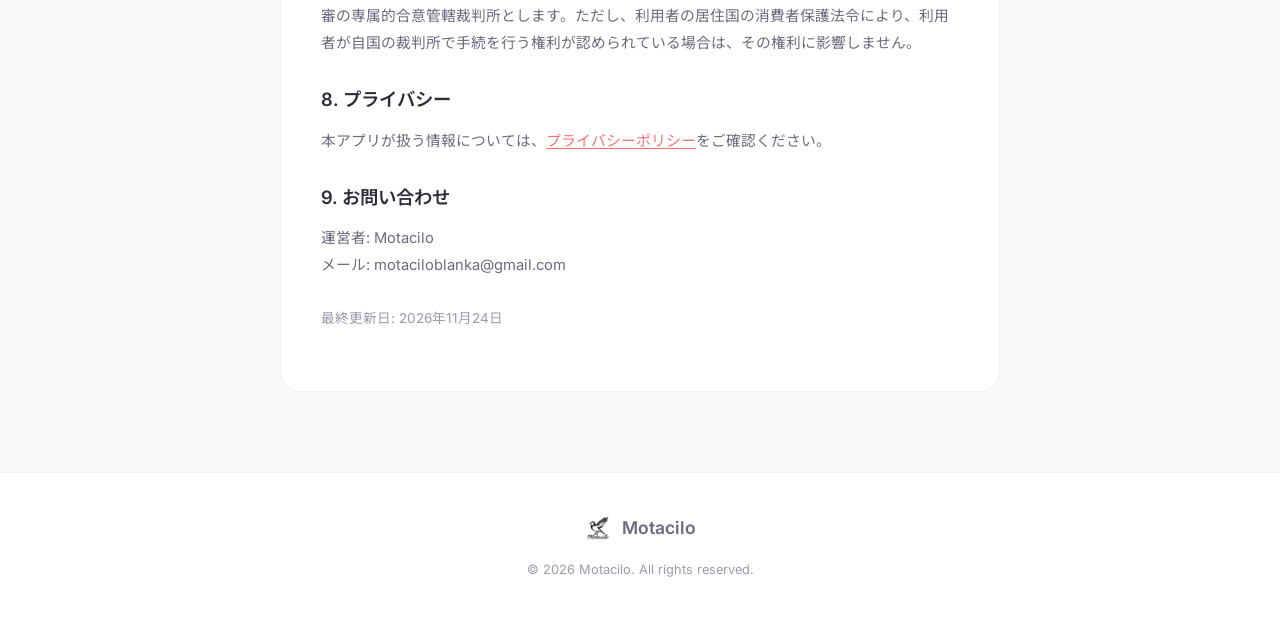
<file: terms/msms-puzzle.html>
<!DOCTYPE html>
<html lang="ja">

<head>
    <meta charset="UTF-8">
    <meta name="viewport" content="width=device-width, initial-scale=1.0">
    <title>利用規約（ペプチドのかけら） - Motacilo</title>
    <meta name="description" content="ペプチドのかけらの利用規約">
    <link rel="preconnect" href="https://fonts.googleapis.com">
    <link rel="preconnect" href="https://fonts.gstatic.com" crossorigin>
    <link
        href="https://fonts.googleapis.com/css2?family=Inter:wght@300;400;500;600;700&family=Noto+Sans+JP:wght@300;400;500;600;700&display=swap"
        rel="stylesheet">
    <link rel="stylesheet" href="../style.css">
    <script src="../ga.js"></script>
    <style>
        .privacy-page {
            padding-top: 120px;
            padding-bottom: 80px;
            min-height: 100vh;
        }

        .privacy-content {
            max-width: 720px;
            margin: 0 auto;
            background: var(--color-surface);
            border-radius: var(--border-radius-lg);
            border: var(--border-light);
            padding: 48px 40px;
        }

        .privacy-content h1 {
            font-size: 1.8rem;
            margin-bottom: 32px;
            background: var(--gradient-primary);
            -webkit-background-clip: text;
            -webkit-text-fill-color: transparent;
            background-clip: text;
        }

        .privacy-content h2 {
            font-size: 1.15rem;
            font-weight: 600;
            margin-top: 28px;
            margin-bottom: 12px;
            color: var(--color-text);
        }

        .privacy-content a {
            color: var(--color-primary);
            text-decoration: underline;
            text-underline-offset: 2px;
        }

        .privacy-content a:hover {
            color: var(--color-primary-dark);
        }

        .privacy-content p,
        .privacy-content ul {
            font-size: 0.92rem;
            color: var(--color-text-secondary);
            line-height: 1.8;
            margin-bottom: 12px;
        }

        .privacy-content ul {
            padding-left: 24px;
        }

        .privacy-content li {
            margin-bottom: 6px;
        }

        .privacy-back {
            display: inline-flex;
            align-items: center;
            gap: 8px;
            margin-bottom: 24px;
            font-size: 0.9rem;
            font-weight: 500;
            color: var(--color-primary);
            transition: var(--transition-fast);
        }

        .privacy-back:hover {
            transform: translateX(-4px);
        }

        @media (max-width: 768px) {
            .privacy-content {
                padding: 32px 24px;
            }
        }
    </style>
</head>

<body>
    <nav class="navbar scrolled" id="navbar">
        <div class="nav-container">
            <a href="../index.html" class="nav-logo">
                <img src="../bird-logo.png" alt="Motacilo" class="nav-logo-img">
                <span class="nav-logo-text">Motacilo</span>
            </a>
        </div>
    </nav>

    <main class="privacy-page">
        <div class="container">
            <div class="privacy-content">
                <a href="../terms.html" class="privacy-back">← 利用規約の一覧へ</a>
                <h1>ペプチドのかけらの利用規約</h1>
                <p>この利用規約（以下「本規約」）は、Motacilo（以下「運営者」）が提供する Web アプリ「ペプチドのかけら」（質量分析のスペクトルからペプチドの並びを読むパズル。以下「本アプリ」）の利用条件を定めます。本アプリを利用した時点で、本規約に同意したものとみなします。</p>

                <h2>1. 利用許諾と権利</h2>
                <p>運営者は、利用者に対し、本アプリを個人として無料で利用する非独占的な権利を許諾します。本アプリとその内容に関する著作権その他の権利は、運営者または正当な権利者に帰属します。本アプリが利用している素材やライブラリの権利表示は、本アプリの「ライセンス」画面に記載しています。</p>

                <h2>2. 禁止事項</h2>
                <ul>
                    <li>本アプリの動作や通信を妨げる行為、不正なアクセス</li>
                    <li>本アプリの内容（問題、図、画像、効果音など）を、許可なく複製して再配布・転売する行為</li>
                    <li>法令または公序良俗に反する行為</li>
                    <li>運営者または第三者の権利・利益を侵害する行為</li>
                </ul>

                <h2>3. 本アプリの利用にあたって</h2>
                <ul>
                    <li><strong>内容について：</strong>本アプリは学習と娯楽のためのパズルです。質量の値や問題は、遊びやすいように単純化しています。研究・分析・診断など実際の業務の判断には使わないでください。</li>
                    <li><strong>記録について：</strong>進み具合はお使いのブラウザ内に保存されます。ブラウザのデータの削除などで消えることがあり、運営者は復元できません。</li>
                    <li>本アプリは現状のまま提供します。すべての端末・ブラウザ・環境での動作、中断のない提供、不具合のないことを保証するものではありません。</li>
                    <li>利用者は、自己の責任で本アプリを利用するものとします。</li>
                </ul>

                <h2>4. 免責</h2>
                <p>運営者は、法令上許される範囲で、本アプリを利用したことまたは利用できなかったことにより利用者に生じた損害について、責任を負いません。ただし、運営者の故意または重大な過失による場合、および消費者保護に関する法令により責任を免れることができない場合は、この限りではありません。</p>

                <h2>5. 内容の変更・終了</h2>
                <p>運営者は、本アプリの内容の変更、問題や機能の追加・削除、提供の中断や終了を、事前の通知なしに行うことがあります。</p>

                <h2>6. 規約の変更</h2>
                <p>運営者は、本規約を変更することがあります。変更後の規約は、このページに掲載した時点から効力を生じます。</p>

                <h2>7. 準拠法・管轄</h2>
                <p>本規約は日本法に準拠します。本アプリに関して紛争が生じた場合は、東京地方裁判所を第一審の専属的合意管轄裁判所とします。ただし、利用者の居住国の消費者保護法令により、利用者が自国の裁判所で手続を行う権利が認められている場合は、その権利に影響しません。</p>

                <h2>8. プライバシー</h2>
                <p>本アプリが扱う情報については、<a href="../privacy/msms-puzzle.html">プライバシーポリシー</a>をご確認ください。</p>

                <h2>9. お問い合わせ</h2>
                <p>運営者: Motacilo<br>メール: motaciloblanka@gmail.com</p>

                <p style="margin-top: 28px; font-size: 0.85rem; color: var(--color-text-muted);">最終更新日: 2026年11月24日</p>
            </div>
        </div>
    </main>

    <footer class="footer">
        <div class="container">
            <div class="footer-content">
                <div class="footer-logo">
                    <img src="../bird-logo.png" alt="Motacilo" class="footer-logo-img">
                    <span>Motacilo</span>
                </div>
                <p class="footer-copy">&copy; 2026 Motacilo. All rights reserved.</p>
            </div>
        </div>
    </footer>
</body>

</html>
</file>
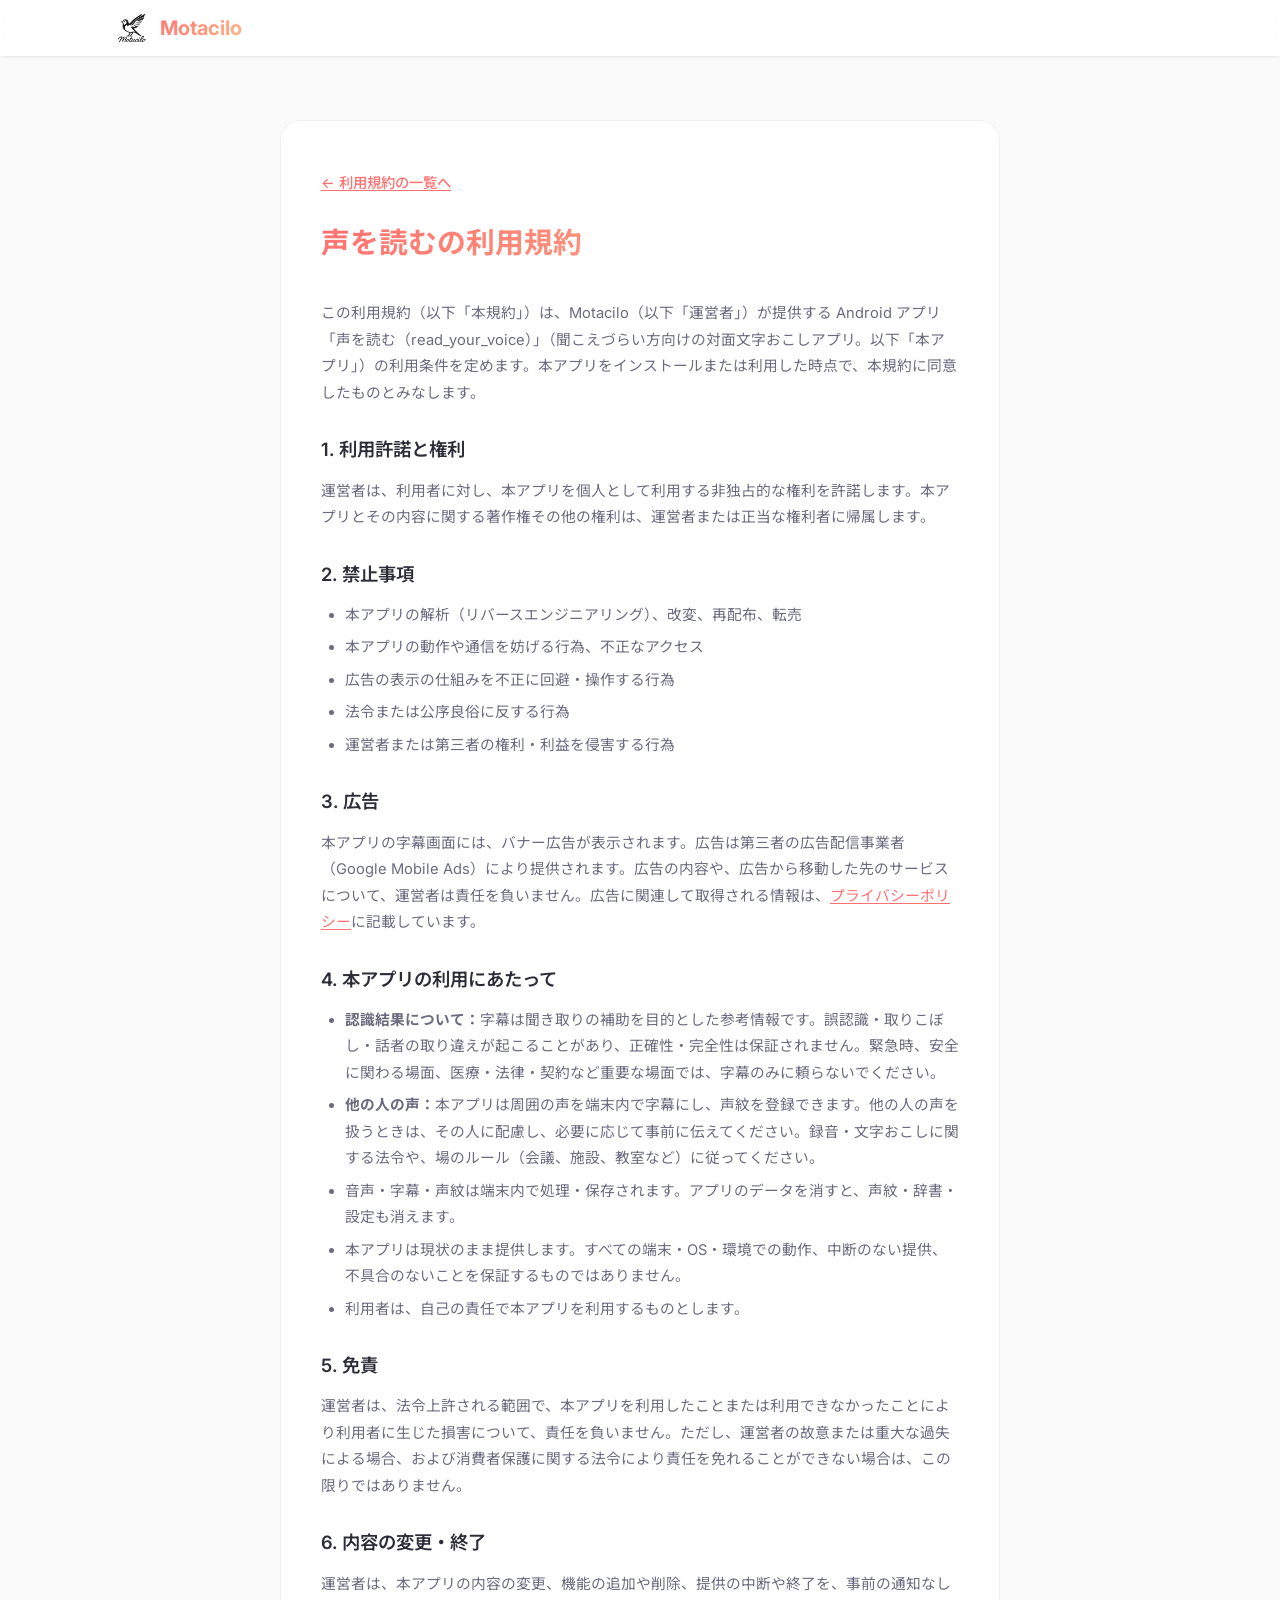
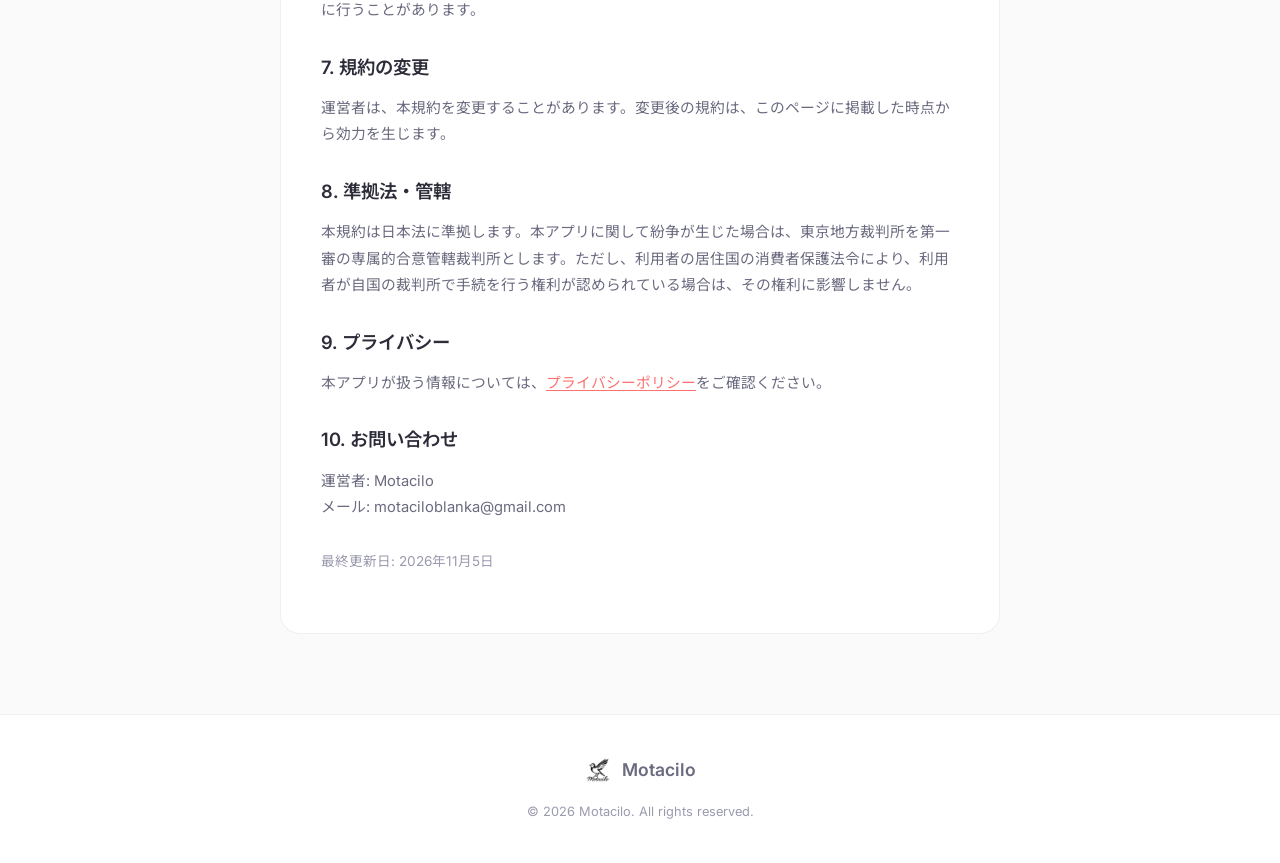
<file: terms/read-your-voice.html>
<!DOCTYPE html>
<html lang="ja">

<head>
    <meta charset="UTF-8">
    <meta name="viewport" content="width=device-width, initial-scale=1.0">
    <title>利用規約（声を読む） - Motacilo</title>
    <meta name="description" content="Android アプリ「声を読む」の利用規約。音声は端末内で処理します。">
    <link rel="preconnect" href="https://fonts.googleapis.com">
    <link rel="preconnect" href="https://fonts.gstatic.com" crossorigin>
    <link
        href="https://fonts.googleapis.com/css2?family=Inter:wght@300;400;500;600;700&family=Noto+Sans+JP:wght@300;400;500;600;700&display=swap"
        rel="stylesheet">
    <link rel="stylesheet" href="../style.css">
    <script src="../ga.js"></script>
    <style>
        .privacy-page {
            padding-top: 120px;
            padding-bottom: 80px;
            min-height: 100vh;
        }

        .privacy-content {
            max-width: 720px;
            margin: 0 auto;
            background: var(--color-surface);
            border-radius: var(--border-radius-lg);
            border: var(--border-light);
            padding: 48px 40px;
        }

        .privacy-content h1 {
            font-size: 1.8rem;
            margin-bottom: 32px;
            background: var(--gradient-primary);
            -webkit-background-clip: text;
            -webkit-text-fill-color: transparent;
            background-clip: text;
        }

        .privacy-content h2 {
            font-size: 1.15rem;
            font-weight: 600;
            margin-top: 28px;
            margin-bottom: 12px;
            color: var(--color-text);
        }

        .privacy-content a {
            color: var(--color-primary);
            text-decoration: underline;
            text-underline-offset: 2px;
        }

        .privacy-content a:hover {
            color: var(--color-primary-dark);
        }

        .privacy-content p,
        .privacy-content ul {
            font-size: 0.92rem;
            color: var(--color-text-secondary);
            line-height: 1.8;
            margin-bottom: 12px;
        }

        .privacy-content ul {
            padding-left: 24px;
        }

        .privacy-content li {
            margin-bottom: 6px;
        }

        .privacy-back {
            display: inline-flex;
            align-items: center;
            gap: 8px;
            margin-bottom: 24px;
            font-size: 0.9rem;
            font-weight: 500;
            color: var(--color-primary);
            transition: var(--transition-fast);
        }

        .privacy-back:hover {
            transform: translateX(-4px);
        }

        @media (max-width: 768px) {
            .privacy-content {
                padding: 32px 24px;
            }
        }
    </style>
</head>

<body>
    <nav class="navbar scrolled" id="navbar">
        <div class="nav-container">
            <a href="../index.html" class="nav-logo">
                <img src="../bird-logo.png" alt="Motacilo" class="nav-logo-img">
                <span class="nav-logo-text">Motacilo</span>
            </a>
        </div>
    </nav>

    <main class="privacy-page">
        <div class="container">
            <div class="privacy-content">
                <a href="../terms.html" class="privacy-back">← 利用規約の一覧へ</a>
                <h1>声を読むの利用規約</h1>
                <p>この利用規約（以下「本規約」）は、Motacilo（以下「運営者」）が提供する Android アプリ「声を読む（read_your_voice）」（聞こえづらい方向けの対面文字おこしアプリ。以下「本アプリ」）の利用条件を定めます。本アプリをインストールまたは利用した時点で、本規約に同意したものとみなします。</p>

                <h2>1. 利用許諾と権利</h2>
                <p>運営者は、利用者に対し、本アプリを個人として利用する非独占的な権利を許諾します。本アプリとその内容に関する著作権その他の権利は、運営者または正当な権利者に帰属します。</p>

                <h2>2. 禁止事項</h2>
                <ul>
                    <li>本アプリの解析（リバースエンジニアリング）、改変、再配布、転売</li>
                    <li>本アプリの動作や通信を妨げる行為、不正なアクセス</li>
                    <li>広告の表示の仕組みを不正に回避・操作する行為</li>
                    <li>法令または公序良俗に反する行為</li>
                    <li>運営者または第三者の権利・利益を侵害する行為</li>
                </ul>

                <h2>3. 広告</h2>
                <p>本アプリの字幕画面には、バナー広告が表示されます。広告は第三者の広告配信事業者（Google Mobile Ads）により提供されます。広告の内容や、広告から移動した先のサービスについて、運営者は責任を負いません。広告に関連して取得される情報は、<a href="../privacy/read-your-voice.html">プライバシーポリシー</a>に記載しています。</p>


                <h2>4. 本アプリの利用にあたって</h2>
                <ul>
                    <li><strong>認識結果について：</strong>字幕は聞き取りの補助を目的とした参考情報です。誤認識・取りこぼし・話者の取り違えが起こることがあり、正確性・完全性は保証されません。緊急時、安全に関わる場面、医療・法律・契約など重要な場面では、字幕のみに頼らないでください。</li>
<li><strong>他の人の声：</strong>本アプリは周囲の声を端末内で字幕にし、声紋を登録できます。他の人の声を扱うときは、その人に配慮し、必要に応じて事前に伝えてください。録音・文字おこしに関する法令や、場のルール（会議、施設、教室など）に従ってください。</li>
<li>音声・字幕・声紋は端末内で処理・保存されます。アプリのデータを消すと、声紋・辞書・設定も消えます。</li>
                    <li>本アプリは現状のまま提供します。すべての端末・OS・環境での動作、中断のない提供、不具合のないことを保証するものではありません。</li>
                    <li>利用者は、自己の責任で本アプリを利用するものとします。</li>
                </ul>

                <h2>5. 免責</h2>
                <p>運営者は、法令上許される範囲で、本アプリを利用したことまたは利用できなかったことにより利用者に生じた損害について、責任を負いません。ただし、運営者の故意または重大な過失による場合、および消費者保護に関する法令により責任を免れることができない場合は、この限りではありません。</p>

                <h2>6. 内容の変更・終了</h2>
                <p>運営者は、本アプリの内容の変更、機能の追加や削除、提供の中断や終了を、事前の通知なしに行うことがあります。</p>

                <h2>7. 規約の変更</h2>
                <p>運営者は、本規約を変更することがあります。変更後の規約は、このページに掲載した時点から効力を生じます。</p>

                <h2>8. 準拠法・管轄</h2>
                <p>本規約は日本法に準拠します。本アプリに関して紛争が生じた場合は、東京地方裁判所を第一審の専属的合意管轄裁判所とします。ただし、利用者の居住国の消費者保護法令により、利用者が自国の裁判所で手続を行う権利が認められている場合は、その権利に影響しません。</p>

                <h2>9. プライバシー</h2>
                <p>本アプリが扱う情報については、<a href="../privacy/read-your-voice.html">プライバシーポリシー</a>をご確認ください。</p>

                <h2>10. お問い合わせ</h2>
                <p>運営者: Motacilo<br>メール: motaciloblanka@gmail.com</p>

                <p style="margin-top: 28px; font-size: 0.85rem; color: var(--color-text-muted);">最終更新日: 2026年11月5日</p>
            </div>
        </div>
    </main>

    <footer class="footer">
        <div class="container">
            <div class="footer-content">
                <div class="footer-logo">
                    <img src="../bird-logo.png" alt="Motacilo" class="footer-logo-img">
                    <span>Motacilo</span>
                </div>
                <p class="footer-copy">&copy; 2026 Motacilo. All rights reserved.</p>
            </div>
        </div>
    </footer>
</body>

</html>
</file>
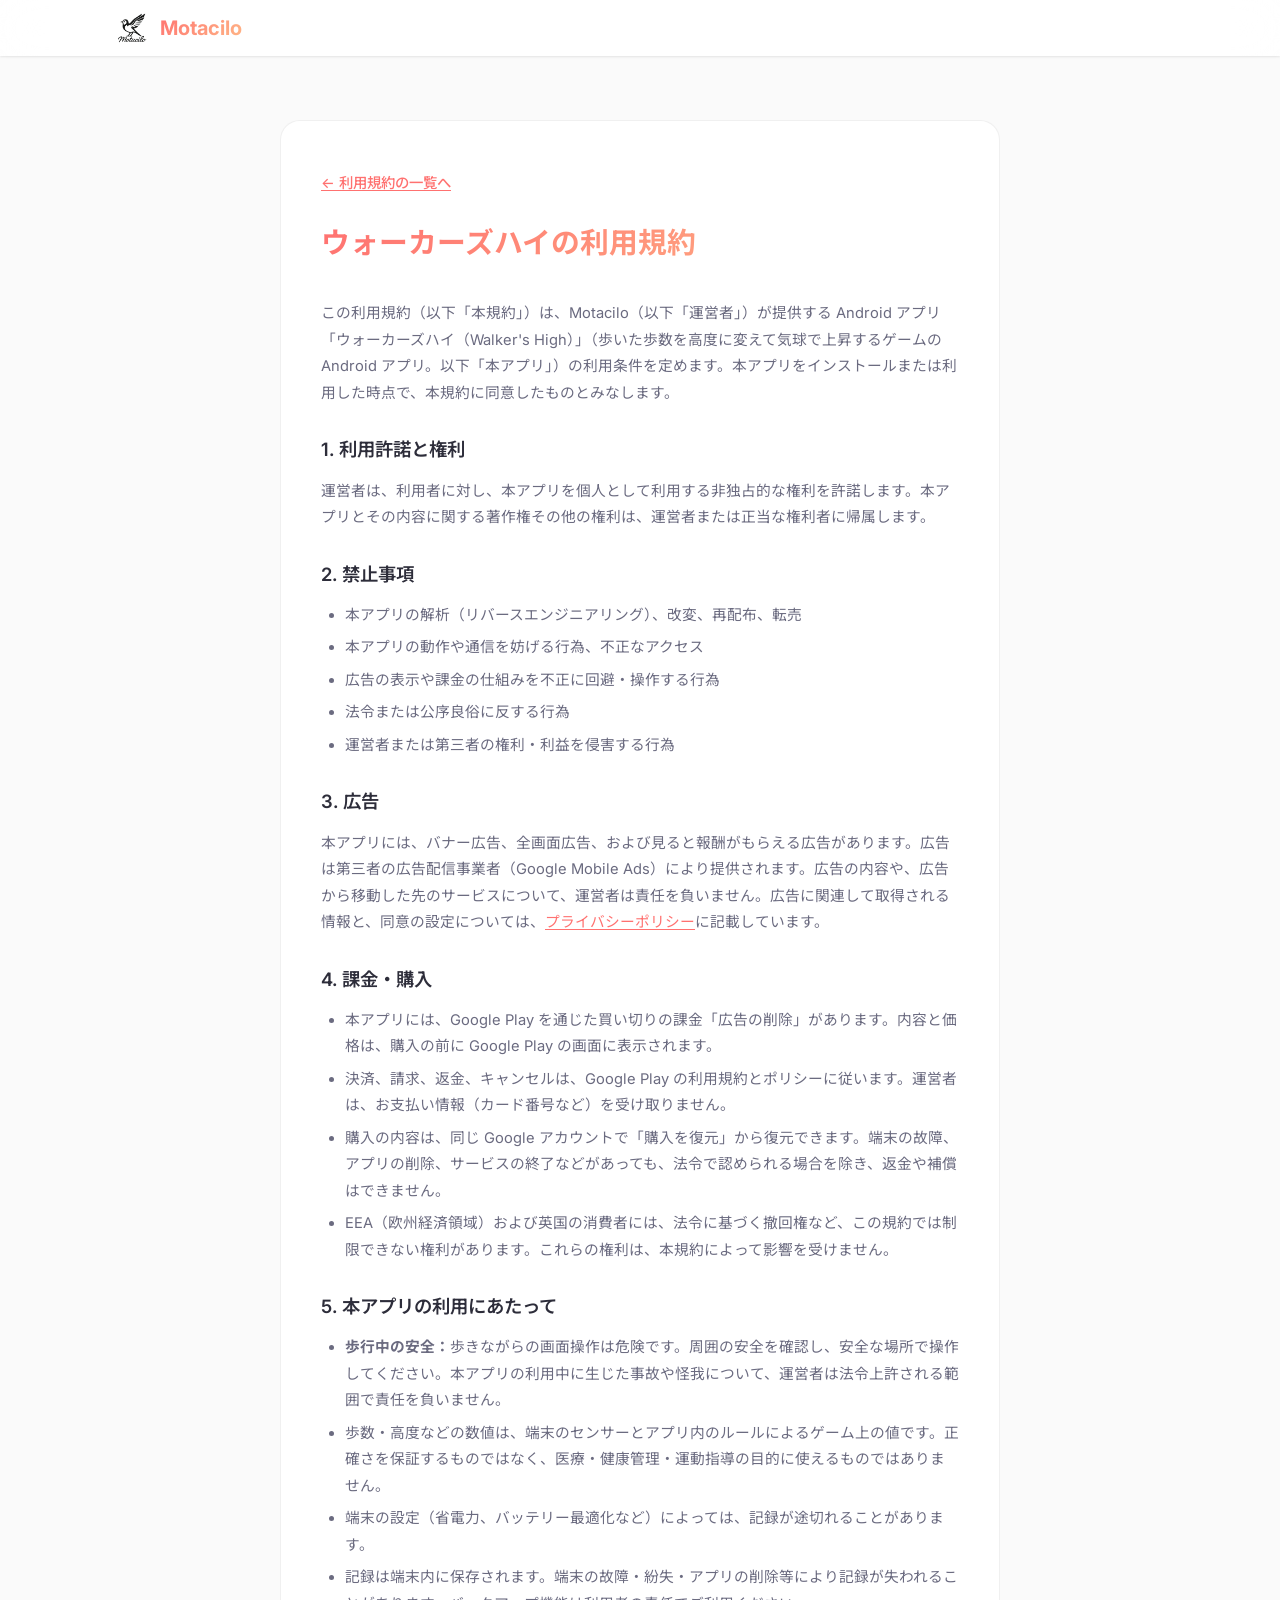
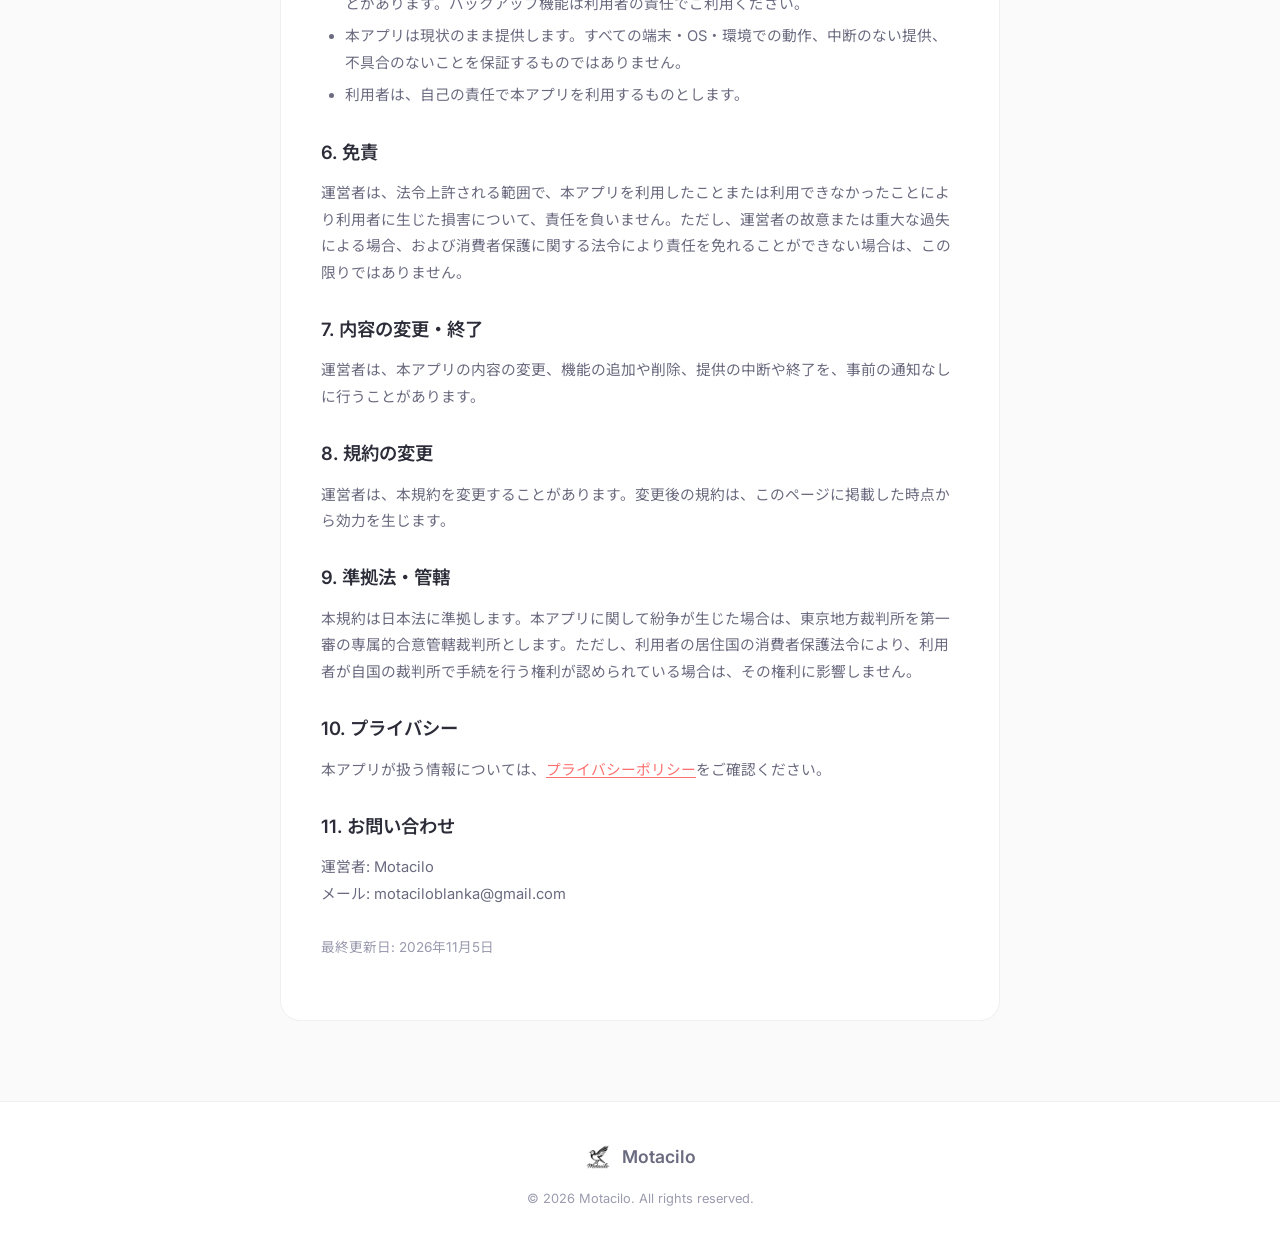
<file: terms/walkers-high.html>
<!DOCTYPE html>
<html lang="ja">

<head>
    <meta charset="UTF-8">
    <meta name="viewport" content="width=device-width, initial-scale=1.0">
    <title>利用規約（ウォーカーズハイ） - Motacilo</title>
    <meta name="description" content="Android アプリ「ウォーカーズハイ（Walker's High）」の利用規約。">
    <link rel="preconnect" href="https://fonts.googleapis.com">
    <link rel="preconnect" href="https://fonts.gstatic.com" crossorigin>
    <link
        href="https://fonts.googleapis.com/css2?family=Inter:wght@300;400;500;600;700&family=Noto+Sans+JP:wght@300;400;500;600;700&display=swap"
        rel="stylesheet">
    <link rel="stylesheet" href="../style.css">
    <script src="../ga.js"></script>
    <style>
        .privacy-page {
            padding-top: 120px;
            padding-bottom: 80px;
            min-height: 100vh;
        }

        .privacy-content {
            max-width: 720px;
            margin: 0 auto;
            background: var(--color-surface);
            border-radius: var(--border-radius-lg);
            border: var(--border-light);
            padding: 48px 40px;
        }

        .privacy-content h1 {
            font-size: 1.8rem;
            margin-bottom: 32px;
            background: var(--gradient-primary);
            -webkit-background-clip: text;
            -webkit-text-fill-color: transparent;
            background-clip: text;
        }

        .privacy-content h2 {
            font-size: 1.15rem;
            font-weight: 600;
            margin-top: 28px;
            margin-bottom: 12px;
            color: var(--color-text);
        }

        .privacy-content a {
            color: var(--color-primary);
            text-decoration: underline;
            text-underline-offset: 2px;
        }

        .privacy-content a:hover {
            color: var(--color-primary-dark);
        }

        .privacy-content p,
        .privacy-content ul {
            font-size: 0.92rem;
            color: var(--color-text-secondary);
            line-height: 1.8;
            margin-bottom: 12px;
        }

        .privacy-content ul {
            padding-left: 24px;
        }

        .privacy-content li {
            margin-bottom: 6px;
        }

        .privacy-back {
            display: inline-flex;
            align-items: center;
            gap: 8px;
            margin-bottom: 24px;
            font-size: 0.9rem;
            font-weight: 500;
            color: var(--color-primary);
            transition: var(--transition-fast);
        }

        .privacy-back:hover {
            transform: translateX(-4px);
        }

        @media (max-width: 768px) {
            .privacy-content {
                padding: 32px 24px;
            }
        }
    </style>
</head>

<body>
    <nav class="navbar scrolled" id="navbar">
        <div class="nav-container">
            <a href="../index.html" class="nav-logo">
                <img src="../bird-logo.png" alt="Motacilo" class="nav-logo-img">
                <span class="nav-logo-text">Motacilo</span>
            </a>
        </div>
    </nav>

    <main class="privacy-page">
        <div class="container">
            <div class="privacy-content">
                <a href="../terms.html" class="privacy-back">← 利用規約の一覧へ</a>
                <h1>ウォーカーズハイの利用規約</h1>
                <p>この利用規約（以下「本規約」）は、Motacilo（以下「運営者」）が提供する Android アプリ「ウォーカーズハイ（Walker's High）」（歩いた歩数を高度に変えて気球で上昇するゲームの Android アプリ。以下「本アプリ」）の利用条件を定めます。本アプリをインストールまたは利用した時点で、本規約に同意したものとみなします。</p>

                <h2>1. 利用許諾と権利</h2>
                <p>運営者は、利用者に対し、本アプリを個人として利用する非独占的な権利を許諾します。本アプリとその内容に関する著作権その他の権利は、運営者または正当な権利者に帰属します。</p>

                <h2>2. 禁止事項</h2>
                <ul>
                    <li>本アプリの解析（リバースエンジニアリング）、改変、再配布、転売</li>
                    <li>本アプリの動作や通信を妨げる行為、不正なアクセス</li>
                    <li>広告の表示や課金の仕組みを不正に回避・操作する行為</li>
                    <li>法令または公序良俗に反する行為</li>
                    <li>運営者または第三者の権利・利益を侵害する行為</li>
                </ul>

                <h2>3. 広告</h2>
                <p>本アプリには、バナー広告、全画面広告、および見ると報酬がもらえる広告があります。広告は第三者の広告配信事業者（Google Mobile Ads）により提供されます。広告の内容や、広告から移動した先のサービスについて、運営者は責任を負いません。広告に関連して取得される情報と、同意の設定については、<a href="../privacy/walkers-high.html">プライバシーポリシー</a>に記載しています。</p>

                <h2>4. 課金・購入</h2>
                <ul>
                    <li>本アプリには、Google Play を通じた買い切りの課金「広告の削除」があります。内容と価格は、購入の前に Google Play の画面に表示されます。</li>
                    <li>決済、請求、返金、キャンセルは、Google Play の利用規約とポリシーに従います。運営者は、お支払い情報（カード番号など）を受け取りません。</li>
                    <li>購入の内容は、同じ Google アカウントで「購入を復元」から復元できます。端末の故障、アプリの削除、サービスの終了などがあっても、法令で認められる場合を除き、返金や補償はできません。</li>
                    <li>EEA（欧州経済領域）および英国の消費者には、法令に基づく撤回権など、この規約では制限できない権利があります。これらの権利は、本規約によって影響を受けません。</li>
                </ul>

                <h2>5. 本アプリの利用にあたって</h2>
                <ul>
                    <li><strong>歩行中の安全：</strong>歩きながらの画面操作は危険です。周囲の安全を確認し、安全な場所で操作してください。本アプリの利用中に生じた事故や怪我について、運営者は法令上許される範囲で責任を負いません。</li>
<li>歩数・高度などの数値は、端末のセンサーとアプリ内のルールによるゲーム上の値です。正確さを保証するものではなく、医療・健康管理・運動指導の目的に使えるものではありません。</li>
<li>端末の設定（省電力、バッテリー最適化など）によっては、記録が途切れることがあります。</li>
<li>記録は端末内に保存されます。端末の故障・紛失・アプリの削除等により記録が失われることがあります。バックアップ機能は利用者の責任でご利用ください。</li>
                    <li>本アプリは現状のまま提供します。すべての端末・OS・環境での動作、中断のない提供、不具合のないことを保証するものではありません。</li>
                    <li>利用者は、自己の責任で本アプリを利用するものとします。</li>
                </ul>

                <h2>6. 免責</h2>
                <p>運営者は、法令上許される範囲で、本アプリを利用したことまたは利用できなかったことにより利用者に生じた損害について、責任を負いません。ただし、運営者の故意または重大な過失による場合、および消費者保護に関する法令により責任を免れることができない場合は、この限りではありません。</p>

                <h2>7. 内容の変更・終了</h2>
                <p>運営者は、本アプリの内容の変更、機能の追加や削除、提供の中断や終了を、事前の通知なしに行うことがあります。</p>

                <h2>8. 規約の変更</h2>
                <p>運営者は、本規約を変更することがあります。変更後の規約は、このページに掲載した時点から効力を生じます。</p>

                <h2>9. 準拠法・管轄</h2>
                <p>本規約は日本法に準拠します。本アプリに関して紛争が生じた場合は、東京地方裁判所を第一審の専属的合意管轄裁判所とします。ただし、利用者の居住国の消費者保護法令により、利用者が自国の裁判所で手続を行う権利が認められている場合は、その権利に影響しません。</p>

                <h2>10. プライバシー</h2>
                <p>本アプリが扱う情報については、<a href="../privacy/walkers-high.html">プライバシーポリシー</a>をご確認ください。</p>

                <h2>11. お問い合わせ</h2>
                <p>運営者: Motacilo<br>メール: motaciloblanka@gmail.com</p>

                <p style="margin-top: 28px; font-size: 0.85rem; color: var(--color-text-muted);">最終更新日: 2026年11月5日</p>
            </div>
        </div>
    </main>

    <footer class="footer">
        <div class="container">
            <div class="footer-content">
                <div class="footer-logo">
                    <img src="../bird-logo.png" alt="Motacilo" class="footer-logo-img">
                    <span>Motacilo</span>
                </div>
                <p class="footer-copy">&copy; 2026 Motacilo. All rights reserved.</p>
            </div>
        </div>
    </footer>
</body>

</html>
</file>
<file: style.css>
/* ===========================
   Design Tokens & Variables
   =========================== */
:root {
  /* Colors - Warm, friendly light theme */
  --color-bg: #FAFAFA;
  --color-bg-warm: #FFF8F5;
  --color-surface: #FFFFFF;
  --color-surface-hover: #FFF0EB;
  --color-text: #2D2D3A;
  --color-text-secondary: #6B6B80;
  --color-text-muted: #9B9BAF;

  /* Accent gradients */
  --gradient-primary: linear-gradient(135deg, #FF7170 0%, #FFB987 100%);
  --gradient-secondary: linear-gradient(135deg, #A78BFA 0%, #818CF8 100%);
  --gradient-hero: linear-gradient(160deg, #FFF8F5 0%, #FEF0E7 30%, #F3EAFF 70%, #EEF2FF 100%);
  --gradient-section-alt: linear-gradient(180deg, #FFF8F5 0%, #FAFAFA 100%);

  /* Solid accents */
  --color-primary: #FF7170;
  --color-primary-dark: #E85D5C;
  --color-secondary: #A78BFA;
  --color-accent-warm: #FFB987;
  --color-accent-cool: #818CF8;

  /* Shadows */
  --shadow-sm: 0 1px 3px rgba(0, 0, 0, 0.04), 0 1px 2px rgba(0, 0, 0, 0.06);
  --shadow-md: 0 4px 16px rgba(0, 0, 0, 0.06), 0 2px 4px rgba(0, 0, 0, 0.04);
  --shadow-lg: 0 12px 40px rgba(0, 0, 0, 0.08), 0 4px 12px rgba(0, 0, 0, 0.04);
  --shadow-glow: 0 8px 32px rgba(255, 113, 112, 0.15);

  /* Borders */
  --border-light: 1px solid rgba(0, 0, 0, 0.06);
  --border-radius-sm: 8px;
  --border-radius-md: 12px;
  --border-radius-lg: 20px;
  --border-radius-xl: 28px;

  /* Typography */
  --font-main: 'Inter', 'Noto Sans JP', -apple-system, BlinkMacSystemFont, sans-serif;

  /* Spacing */
  --section-padding: 100px 0;
  --container-width: 1100px;

  /* Transitions */
  --transition-fast: 0.2s cubic-bezier(0.4, 0, 0.2, 1);
  --transition-smooth: 0.4s cubic-bezier(0.4, 0, 0.2, 1);
  --transition-spring: 0.5s cubic-bezier(0.34, 1.56, 0.64, 1);
}

/* ===========================
   Reset & Base
   =========================== */
*,
*::before,
*::after {
  margin: 0;
  padding: 0;
  box-sizing: border-box;
}

html {
  scroll-behavior: smooth;
  font-size: 16px;
}

body {
  font-family: var(--font-main);
  color: var(--color-text);
  background-color: var(--color-bg);
  line-height: 1.7;
  -webkit-font-smoothing: antialiased;
  -moz-osx-font-smoothing: grayscale;
  overflow-x: hidden;
}

a {
  color: inherit;
  text-decoration: none;
}

img {
  max-width: 100%;
  height: auto;
  display: block;
}

/* ===========================
   Container
   =========================== */
.container {
  max-width: var(--container-width);
  margin: 0 auto;
  padding: 0 24px;
}

/* ===========================
   Navigation
   =========================== */
.navbar {
  position: fixed;
  top: 0;
  left: 0;
  right: 0;
  z-index: 1000;
  padding: 16px 0;
  transition: var(--transition-smooth);
  background: transparent;
}

.navbar.scrolled {
  background: rgba(255, 255, 255, 0.85);
  backdrop-filter: blur(20px);
  -webkit-backdrop-filter: blur(20px);
  box-shadow: var(--shadow-sm);
  padding: 10px 0;
}

.nav-container {
  max-width: var(--container-width);
  margin: 0 auto;
  padding: 0 24px;
  display: flex;
  align-items: center;
  justify-content: space-between;
}

.nav-logo {
  display: flex;
  align-items: center;
  gap: 10px;
  font-weight: 700;
  font-size: 1.25rem;
  z-index: 1001;
}

.nav-logo-img {
  width: 36px;
  height: 36px;
  border-radius: 8px;
  object-fit: contain;
}

.nav-logo-text {
  background: var(--gradient-primary);
  -webkit-background-clip: text;
  -webkit-text-fill-color: transparent;
  background-clip: text;
}

.nav-menu {
  display: flex;
  list-style: none;
  gap: 8px;
}

.nav-link {
  padding: 8px 20px;
  font-size: 0.9rem;
  font-weight: 500;
  color: var(--color-text-secondary);
  border-radius: var(--border-radius-xl);
  transition: var(--transition-fast);
  position: relative;
}

.nav-link:hover {
  color: var(--color-primary);
  background: var(--color-surface-hover);
}

/* Mobile nav toggle */
.nav-toggle {
  display: none;
  flex-direction: column;
  gap: 5px;
  background: none;
  border: none;
  cursor: pointer;
  padding: 4px;
  z-index: 1001;
}

.nav-toggle span {
  display: block;
  width: 24px;
  height: 2px;
  background: var(--color-text);
  border-radius: 2px;
  transition: var(--transition-fast);
}

.nav-toggle.active span:nth-child(1) {
  transform: rotate(45deg) translate(5px, 5px);
}

.nav-toggle.active span:nth-child(2) {
  opacity: 0;
}

.nav-toggle.active span:nth-child(3) {
  transform: rotate(-45deg) translate(5px, -5px);
}

/* ===========================
   Hero
   =========================== */
.hero {
  position: relative;
  min-height: 100vh;
  display: flex;
  flex-direction: column;
  align-items: center;
  justify-content: center;
  background: var(--gradient-hero);
  overflow: hidden;
}

#particleCanvas {
  position: absolute;
  top: 0;
  left: 0;
  width: 100%;
  height: 100%;
  pointer-events: none;
}

.hero-content {
  position: relative;
  z-index: 1;
  text-align: center;
  padding: 0 24px;
  animation: heroFadeIn 1s ease-out;
}

@keyframes heroFadeIn {
  from {
    opacity: 0;
    transform: translateY(30px);
  }

  to {
    opacity: 1;
    transform: translateY(0);
  }
}

/* Hero logo */
.hero-logos {
  display: flex;
  align-items: center;
  justify-content: center;
  margin-bottom: 28px;
}

.hero-logo {
  border-radius: var(--border-radius-lg);
  animation: logoFloat 4s ease-in-out infinite;
  object-fit: contain;
}

.hero-logo-bird {
  width: 130px;
  height: 130px;
}

@keyframes logoFloat {

  0%,
  100% {
    transform: translateY(0);
  }

  50% {
    transform: translateY(-12px);
  }
}

.hero-title {
  font-size: 4rem;
  font-weight: 700;
  letter-spacing: -0.02em;
  background: var(--gradient-primary);
  -webkit-background-clip: text;
  -webkit-text-fill-color: transparent;
  background-clip: text;
  margin-bottom: 12px;
  line-height: 1.1;
}

.hero-subtitle {
  font-size: 1.5rem;
  font-weight: 500;
  color: var(--color-text-secondary);
  margin-bottom: 16px;
  letter-spacing: 0.05em;
}

.hero-description {
  font-size: 1.05rem;
  color: var(--color-text-muted);
  line-height: 1.8;
  margin-bottom: 40px;
}

.hero-cta {
  display: flex;
  gap: 16px;
  justify-content: center;
  flex-wrap: wrap;
}

/* Buttons */
.btn {
  display: inline-flex;
  align-items: center;
  padding: 14px 32px;
  border-radius: var(--border-radius-xl);
  font-size: 0.95rem;
  font-weight: 600;
  transition: var(--transition-spring);
  cursor: pointer;
  border: none;
}

.btn-primary {
  background: var(--gradient-primary);
  color: #fff;
  box-shadow: var(--shadow-glow);
}

.btn-primary:hover {
  transform: translateY(-3px) scale(1.03);
  box-shadow: 0 12px 40px rgba(255, 113, 112, 0.25);
}

.btn-secondary {
  background: var(--color-surface);
  color: var(--color-text);
  border: var(--border-light);
  box-shadow: var(--shadow-sm);
}

.btn-secondary:hover {
  transform: translateY(-3px) scale(1.03);
  box-shadow: var(--shadow-md);
  border-color: var(--color-primary);
  color: var(--color-primary);
}

/* Scroll indicator */
.hero-scroll {
  position: absolute;
  bottom: 40px;
  left: 50%;
  transform: translateX(-50%);
  z-index: 1;
}

.scroll-indicator {
  width: 28px;
  height: 44px;
  border: 2px solid var(--color-text-muted);
  border-radius: 14px;
  display: flex;
  justify-content: center;
  padding-top: 8px;
  opacity: 0.5;
}

.scroll-indicator span {
  width: 4px;
  height: 10px;
  background: var(--color-text-muted);
  border-radius: 2px;
  animation: scrollBounce 2s ease-in-out infinite;
}

@keyframes scrollBounce {

  0%,
  100% {
    transform: translateY(0);
    opacity: 1;
  }

  50% {
    transform: translateY(10px);
    opacity: 0.3;
  }
}

/* ===========================
   Sections
   =========================== */
.section {
  padding: var(--section-padding);
}

.section-header {
  text-align: center;
  margin-bottom: 60px;
}

.section-label {
  display: inline-block;
  font-size: 0.8rem;
  font-weight: 600;
  letter-spacing: 0.15em;
  text-transform: uppercase;
  color: var(--color-primary);
  background: rgba(255, 113, 112, 0.08);
  padding: 6px 16px;
  border-radius: var(--border-radius-xl);
  margin-bottom: 16px;
}

.section-title {
  font-size: 2.2rem;
  font-weight: 700;
  letter-spacing: -0.01em;
  margin-bottom: 12px;
}

.section-description {
  font-size: 1.05rem;
  color: var(--color-text-secondary);
  max-width: 520px;
  margin: 0 auto;
  line-height: 1.8;
}

/* ===========================
   About
   =========================== */
.about {
  background: var(--gradient-section-alt);
}

.about-grid {
  display: flex;
  justify-content: center;
  flex-wrap: wrap;
  gap: 28px;
}

.about-card {
  flex: 1;
  min-width: 280px;
  max-width: 360px;
  background: var(--color-surface);
  border-radius: var(--border-radius-lg);
  padding: 40px 32px;
  text-align: center;
  border: var(--border-light);
  transition: var(--transition-spring);
  position: relative;
  overflow: hidden;
}

.about-card::before {
  content: '';
  position: absolute;
  top: 0;
  left: 0;
  right: 0;
  height: 4px;
  background: var(--gradient-primary);
  opacity: 0;
  transition: var(--transition-smooth);
}

.about-card:hover {
  transform: translateY(-6px);
  box-shadow: var(--shadow-lg);
}

.about-card:hover::before {
  opacity: 1;
}

.about-icon {
  width: 72px;
  height: 72px;
  margin: 0 auto 20px;
  display: flex;
  align-items: center;
  justify-content: center;
  background: rgba(255, 113, 112, 0.06);
  border-radius: 50%;
  color: var(--color-primary);
  transition: var(--transition-smooth);
}

.about-card:nth-child(2) .about-icon {
  background: rgba(167, 139, 250, 0.08);
  color: var(--color-secondary);
}

.about-card:hover .about-icon {
  transform: scale(1.1);
}

.about-card h3 {
  font-size: 1.2rem;
  font-weight: 600;
  margin-bottom: 10px;
}

.about-card p {
  font-size: 0.92rem;
  color: var(--color-text-secondary);
  line-height: 1.75;
}

/* ===========================
   Apps
   =========================== */
.apps-groups {
  display: flex;
  flex-direction: column;
  gap: 56px;
  max-width: 720px;
  margin: 0 auto;
  --gap: 28px;
}

.apps-group-header {
  display: flex;
  align-items: center;
  gap: 16px;
  margin-bottom: 20px;
}

.apps-group-title {
  font-size: 0.85rem;
  font-weight: 700;
  letter-spacing: 0.14em;
  text-transform: uppercase;
  color: var(--color-text-secondary);
}

.apps-group-line {
  flex: 1;
  height: 1px;
  background: rgba(0, 0, 0, 0.08);
}

.apps-scroller {
  position: relative;
}

.apps-grid {
  display: flex;
  gap: var(--gap);
  overflow-x: auto;
  scroll-snap-type: none;
  scrollbar-width: none;
  padding: 6px 0;
  overscroll-behavior-x: contain;
}

.apps-scroller.fade-left .apps-grid {
  -webkit-mask-image: linear-gradient(to right, transparent, #000 56px);
  mask-image: linear-gradient(to right, transparent, #000 56px);
}

.apps-scroller.fade-right .apps-grid {
  -webkit-mask-image: linear-gradient(to right, #000 calc(100% - 56px), transparent);
  mask-image: linear-gradient(to right, #000 calc(100% - 56px), transparent);
}

.apps-scroller.fade-left.fade-right .apps-grid {
  -webkit-mask-image: linear-gradient(to right, transparent, #000 56px, #000 calc(100% - 56px), transparent);
  mask-image: linear-gradient(to right, transparent, #000 56px, #000 calc(100% - 56px), transparent);
}

.apps-grid::-webkit-scrollbar {
  display: none;
}

.apps-soon {
  text-align: center;
}

.apps-soon h3 {
  margin-bottom: 8px;
  font-size: 1.2rem;
}

.apps-soon p {
  color: var(--color-text-secondary);
}

.app-card {
  flex: 0 0 calc((100% - 2 * var(--gap)) / 2.5);
  background: var(--color-surface);
  border-radius: var(--border-radius-lg);
  border: var(--border-light);
  transition: var(--transition-spring);
  overflow: hidden;
}

.app-card:hover {
  transform: translateY(-6px);
  box-shadow: var(--shadow-lg);
}

.app-card-inner {
  padding: 22px 20px;
  text-align: center;
}

.app-icon-placeholder {
  width: 64px;
  height: 64px;
  margin: 0 auto 10px;
  display: flex;
  align-items: center;
  justify-content: center;
}

.app-icon-placeholder svg {
  width: 64px;
  height: 64px;
}

.app-icon-img {
  width: 64px;
  height: 64px;
  border-radius: 14px;
  object-fit: cover;
}

a.app-card {
  color: inherit;
  display: block;
}

.app-card h3 {
  font-size: 1.15rem;
  font-weight: 600;
  margin-bottom: 6px;
}

.app-card p {
  font-size: 0.9rem;
  color: var(--color-text-secondary);
  line-height: 1.55;
}

.app-badge {
  display: inline-block;
  font-size: 0.75rem;
  font-weight: 600;
  padding: 4px 14px;
  border-radius: var(--border-radius-xl);
  background: var(--gradient-primary);
  color: #fff;
  margin-top: 10px;
}

.app-badge-web {
  background: var(--gradient-secondary);
}

.apps-arrow {
  position: absolute;
  top: 50%;
  z-index: 2;
  width: 40px;
  height: 40px;
  padding: 0;
  border: 0;
  border-radius: 50%;
  transform: translate(-50%, -50%) scale(1);
  background: #fff;
  color: #243044;
  box-shadow: 0 2px 10px rgba(0, 0, 0, 0.16);
  cursor: pointer;
  transition: transform 0.16s ease;
}

.apps-arrow-prev {
  left: 0;
}

.apps-arrow-next {
  left: 100%;
}

.apps-arrow svg {
  display: block;
  width: 22px;
  height: 22px;
  margin: 0 auto;
}

.apps-arrow:hover,
.apps-arrow:active,
.apps-arrow:focus-visible {
  transform: translate(-50%, -50%) scale(1.14);
}

.apps-arrow[hidden] {
  display: none;
}

/* ===========================
   Videos
   =========================== */
.videos {
  background: var(--gradient-section-alt);
}

/* ===========================
   Latest Videos (YouTube Feed)
   =========================== */
.latest-videos {
  text-align: center;
}

.latest-videos-title {
  font-size: 1.4rem;
  font-weight: 600;
  margin-bottom: 28px;
}

.latest-videos-grid {
  display: grid;
  grid-template-columns: repeat(3, 1fr);
  gap: 24px;
  max-width: 900px;
  margin: 0 auto;
}

.video-card {
  background: var(--color-surface);
  border-radius: var(--border-radius-md);
  border: var(--border-light);
  overflow: hidden;
  transition: var(--transition-spring);
  text-align: left;
}

.video-card:hover {
  transform: translateY(-6px);
  box-shadow: var(--shadow-lg);
}

.video-card-thumb {
  position: relative;
  width: 100%;
  aspect-ratio: 16/9;
  overflow: hidden;
  background: #f0f0f0;
}

.video-card-thumb img {
  width: 100%;
  height: 100%;
  object-fit: cover;
  transition: transform 0.4s ease;
}

.video-card:hover .video-card-thumb img {
  transform: scale(1.05);
}

.video-card-play {
  position: absolute;
  top: 50%;
  left: 50%;
  transform: translate(-50%, -50%);
  width: 48px;
  height: 48px;
  background: rgba(0, 0, 0, 0.6);
  border-radius: 50%;
  display: flex;
  align-items: center;
  justify-content: center;
  opacity: 0;
  transition: var(--transition-fast);
}

.video-card:hover .video-card-play {
  opacity: 1;
}

.video-card-play svg {
  width: 20px;
  height: 20px;
  fill: #fff;
  margin-left: 2px;
}

.video-card-info {
  padding: 16px;
}

.video-card-title {
  font-size: 0.88rem;
  font-weight: 500;
  line-height: 1.5;
  color: var(--color-text);
  display: -webkit-box;
  -webkit-line-clamp: 2;
  line-clamp: 2;
  -webkit-box-orient: vertical;
  overflow: hidden;
  margin-bottom: 6px;
}

.video-card-date {
  font-size: 0.75rem;
  color: var(--color-text-muted);
}

.latest-videos-more {
  margin-top: 32px;
}

/* Loading spinner */
.latest-videos-loading {
  grid-column: 1 / -1;
  display: flex;
  flex-direction: column;
  align-items: center;
  gap: 12px;
  padding: 40px 0;
  color: var(--color-text-muted);
  font-size: 0.9rem;
}

.loading-spinner {
  width: 32px;
  height: 32px;
  border: 3px solid rgba(255, 113, 112, 0.15);
  border-top-color: var(--color-primary);
  border-radius: 50%;
  animation: spin 0.8s linear infinite;
}

@keyframes spin {
  to {
    transform: rotate(360deg);
  }
}

/* Videos error / fallback */
.latest-videos-fallback {
  grid-column: 1 / -1;
  text-align: center;
  padding: 40px 20px;
}

.latest-videos-fallback p {
  font-size: 0.92rem;
  color: var(--color-text-secondary);
  margin-bottom: 16px;
}

/* ===========================
   Contact
   =========================== */
.contact-links {
  display: flex;
  justify-content: center;
  gap: 24px;
  flex-wrap: wrap;
}

.contact-card {
  display: flex;
  flex-direction: column;
  align-items: center;
  gap: 12px;
  padding: 32px 40px;
  background: var(--color-surface);
  border-radius: var(--border-radius-lg);
  border: var(--border-light);
  transition: var(--transition-spring);
  min-width: 130px;
}

.contact-card:hover {
  transform: translateY(-6px);
  box-shadow: var(--shadow-lg);
}

.contact-icon {
  width: 56px;
  height: 56px;
  display: flex;
  align-items: center;
  justify-content: center;
  border-radius: 50%;
  transition: var(--transition-smooth);
}

.youtube-icon {
  background: rgba(255, 0, 0, 0.06);
  color: #FF0000;
}

.twitter-icon {
  background: rgba(0, 0, 0, 0.04);
  color: #1a1a1a;
}

.note-icon {
  background: rgba(65, 179, 73, 0.06);
  color: #41B349;
}

.play-icon {
  background: rgba(52, 168, 83, 0.06);
  color: #34A853;
}

.contact-card:hover .contact-icon {
  transform: scale(1.15);
}

.contact-card span {
  font-size: 0.9rem;
  font-weight: 500;
  color: var(--color-text-secondary);
}

/* ===========================
   Footer
   =========================== */
.footer {
  background: var(--color-surface);
  border-top: var(--border-light);
  padding: 40px 0;
}

.footer-content {
  display: flex;
  flex-direction: column;
  align-items: center;
  gap: 16px;
}

.footer-logo {
  display: flex;
  align-items: center;
  gap: 10px;
  font-weight: 600;
  font-size: 1.1rem;
  color: var(--color-text-secondary);
}

.footer-logo-img {
  width: 28px;
  height: 28px;
  border-radius: 6px;
  object-fit: contain;
}

.footer-links a {
  font-size: 0.85rem;
  color: var(--color-text-muted);
  transition: var(--transition-fast);
}

.footer-links a:hover {
  color: var(--color-primary);
}

.footer-copy {
  font-size: 0.8rem;
  color: var(--color-text-muted);
}

/* ===========================
   Animations (fade-in on scroll)
   =========================== */
.fade-in {
  opacity: 0;
  transform: translateY(30px);
  transition: opacity 0.7s ease-out, transform 0.7s ease-out;
}

.fade-in.visible {
  opacity: 1;
  transform: translateY(0);
}

/* ===========================
   Responsive
   =========================== */
@media (max-width: 768px) {
  .nav-toggle {
    display: flex;
  }

  .nav-menu {
    position: fixed;
    top: 0;
    right: -100%;
    width: 70%;
    max-width: 300px;
    height: 100vh;
    background: rgba(255, 255, 255, 0.97);
    backdrop-filter: blur(20px);
    -webkit-backdrop-filter: blur(20px);
    flex-direction: column;
    justify-content: center;
    align-items: center;
    gap: 8px;
    padding: 80px 24px;
    transition: right var(--transition-smooth);
    box-shadow: -8px 0 30px rgba(0, 0, 0, 0.08);
  }

  .nav-menu.open {
    right: 0;
  }

  .nav-link {
    font-size: 1.1rem;
    padding: 12px 24px;
  }

  .hero-title {
    font-size: 2.6rem;
  }

  .hero-subtitle {
    font-size: 1.15rem;
  }

  .hero-logo-bird {
    width: 90px;
    height: 90px;
  }

  .about-grid {
    flex-direction: column;
    align-items: center;
  }

  .apps-groups {
    --gap: 12px;
  }

  .app-card-inner {
    padding: 18px 10px;
  }

  .app-card h3 {
    font-size: 0.92rem;
  }

  .app-card p {
    font-size: 0.72rem;
    line-height: 1.45;
  }

  .app-icon-placeholder,
  .app-icon-placeholder svg,
  .app-icon-img {
    width: 44px;
    height: 44px;
  }

  .apps-arrow {
    width: 32px;
    height: 32px;
  }

  .apps-arrow svg {
    width: 18px;
    height: 18px;
  }

  .latest-videos-grid {
    grid-template-columns: 1fr;
  }

  .section {
    padding: 70px 0;
  }

  .section-title {
    font-size: 1.7rem;
  }

  .contact-links {
    gap: 16px;
  }

  .contact-card {
    padding: 24px 28px;
    min-width: 110px;
  }
}

@media (min-width: 769px) and (max-width: 1024px) {
  .latest-videos-grid {
    grid-template-columns: repeat(2, 1fr);
  }
}

@media (max-width: 480px) {
  .hero-title {
    font-size: 2.2rem;
  }

  .hero-cta {
    flex-direction: column;
    align-items: center;
  }

  .btn {
    width: 100%;
    max-width: 260px;
    justify-content: center;
  }

  .contact-links {
    gap: 12px;
  }

  .contact-card {
    padding: 20px 16px;
    min-width: 80px;
  }
}
</file>
